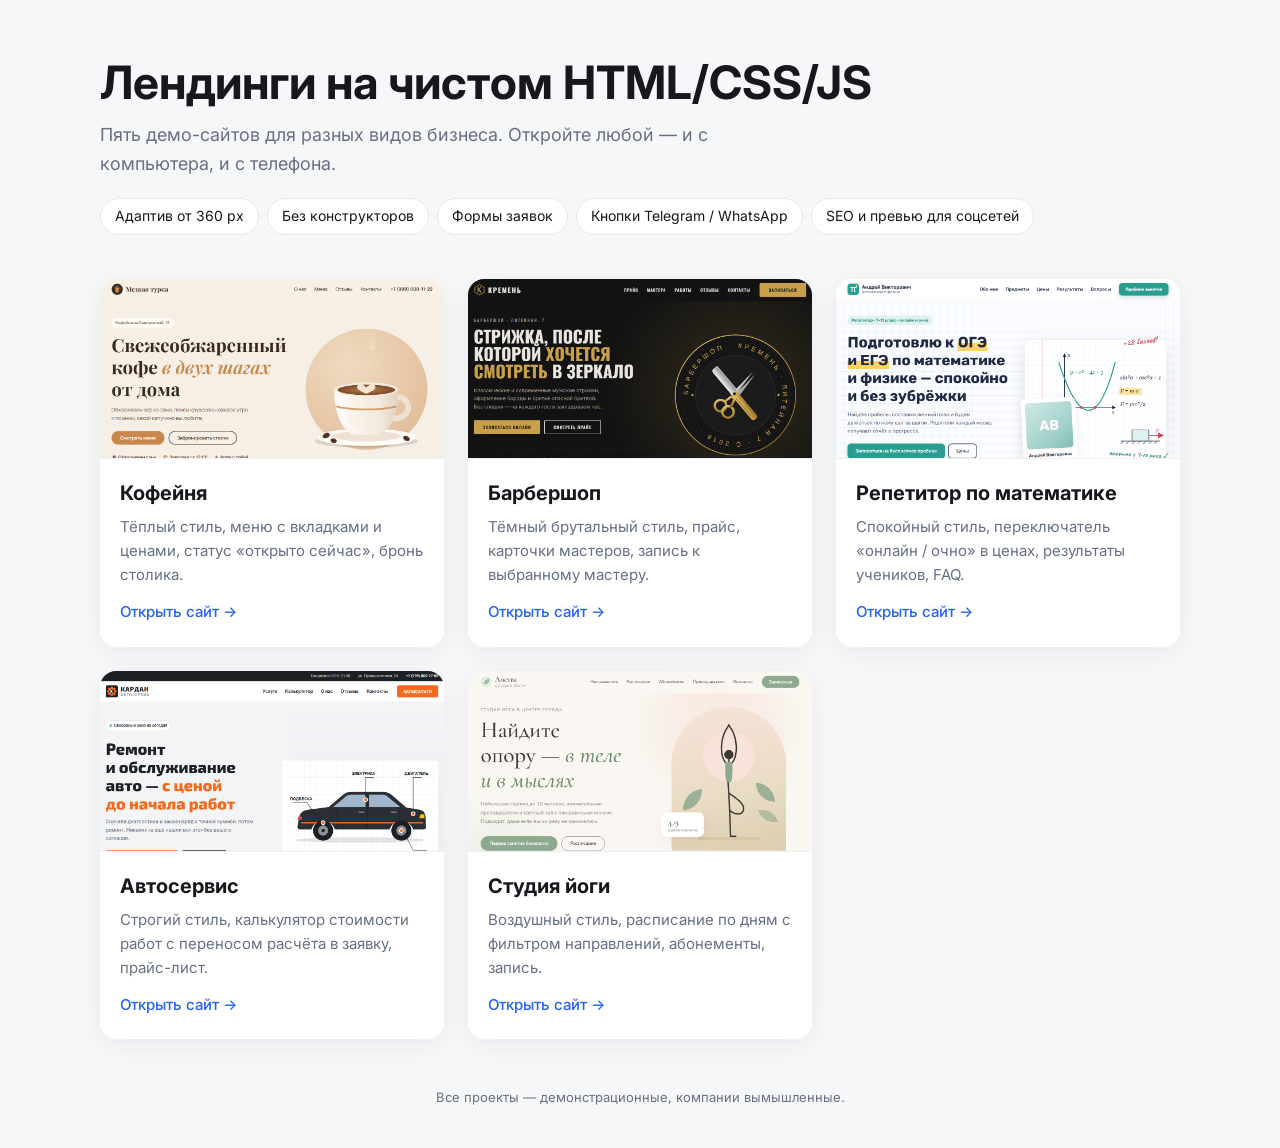
<file: index.html>
<!DOCTYPE html>
<html lang="ru">
<head>
  <meta charset="UTF-8">
  <meta name="viewport" content="width=device-width, initial-scale=1">
  <title>Портфолио лендингов — HTML/CSS/JS</title>
  <meta name="description" content="Примеры одностраничных сайтов на чистом HTML/CSS/JS: кофейня, барбершоп, репетитор, автосервис, студия йоги. Адаптивная вёрстка, формы заявок, калькуляторы.">
  <meta property="og:type" content="website">
  <meta property="og:title" content="Портфолио лендингов — HTML/CSS/JS">
  <meta property="og:description" content="5 демо-сайтов: адаптив, формы заявок, калькулятор, расписание.">
  <meta property="og:image" content="https://stepan-html.github.io/coffee/img/og.png">
  <meta property="og:url" content="https://stepan-html.github.io/">
  <link rel="preconnect" href="https://fonts.googleapis.com">
  <link rel="preconnect" href="https://fonts.gstatic.com" crossorigin>
  <link href="https://fonts.googleapis.com/css2?family=Inter:wght@400;500;700&display=swap" rel="stylesheet">

  <!-- Главная страница-витрина: ссылки на все демо. Стили прямо здесь, чтобы был один файл -->
  <style>
    :root { --bg: #F6F7F9; --card: #fff; --text: #16181D; --muted: #667085; --accent: #2563EB; }
    * { box-sizing: border-box; }
    body { margin: 0; font-family: "Inter", "Segoe UI", Arial, sans-serif; background: var(--bg); color: var(--text); line-height: 1.6; }
    .wrap { max-width: 1120px; margin: 0 auto; padding: 56px 20px 40px; }
    h1 { margin: 0 0 12px; font-size: clamp(30px, 4.5vw, 46px); line-height: 1.15; }
    .lead { max-width: 640px; margin: 0 0 12px; color: var(--muted); font-size: 18px; }
    .tags { display: flex; flex-wrap: wrap; gap: 8px; margin: 20px 0 44px; padding: 0; list-style: none; }
    .tags li { padding: 6px 14px; border-radius: 999px; background: var(--card); border: 1px solid #E4E7EC; font-size: 14px; }
    .grid { display: grid; grid-template-columns: repeat(auto-fill, minmax(320px, 1fr)); gap: 24px; }
    .card { display: flex; flex-direction: column; border-radius: 16px; overflow: hidden; background: var(--card); color: inherit; text-decoration: none; box-shadow: 0 6px 24px rgba(16, 24, 40, .06); transition: transform .25s, box-shadow .25s; }
    .card:hover { transform: translateY(-4px); box-shadow: 0 14px 34px rgba(16, 24, 40, .12); }
    .card img { width: 100%; aspect-ratio: 1200 / 630; object-fit: cover; object-position: top; display: block; border-bottom: 1px solid #EEF0F3; }
    .card__body { padding: 18px 20px 22px; }
    .card h2 { margin: 0 0 6px; font-size: 20px; }
    .card p { margin: 0 0 12px; color: var(--muted); font-size: 15px; }
    .card__link { color: var(--accent); font-weight: 500; font-size: 15px; }
    footer { margin-top: 48px; color: var(--muted); font-size: 13px; text-align: center; }
  </style>
</head>
<body>
  <main class="wrap">
    <h1>Лендинги на чистом HTML/CSS/JS</h1>
    <p class="lead">Пять демо-сайтов для разных видов бизнеса. Откройте любой — и с компьютера, и с телефона.</p>
    <ul class="tags">
      <li>Адаптив от 360 px</li>
      <li>Без конструкторов</li>
      <li>Формы заявок</li>
      <li>Кнопки Telegram / WhatsApp</li>
      <li>SEO и превью для соцсетей</li>
    </ul>

    <div class="grid">
      <a class="card" href="coffee/">
        <img src="coffee/img/og.png" alt="Первый экран лендинга кофейни" loading="lazy">
        <div class="card__body">
          <h2>Кофейня</h2>
          <p>Тёплый стиль, меню с вкладками и ценами, статус «открыто сейчас», бронь столика.</p>
          <span class="card__link">Открыть сайт →</span>
        </div>
      </a>
      <a class="card" href="barber/">
        <img src="barber/img/og.png" alt="Первый экран лендинга барбершопа" loading="lazy">
        <div class="card__body">
          <h2>Барбершоп</h2>
          <p>Тёмный брутальный стиль, прайс, карточки мастеров, запись к выбранному мастеру.</p>
          <span class="card__link">Открыть сайт →</span>
        </div>
      </a>
      <a class="card" href="tutor/">
        <img src="tutor/img/og.png" alt="Первый экран лендинга репетитора" loading="lazy">
        <div class="card__body">
          <h2>Репетитор по математике</h2>
          <p>Спокойный стиль, переключатель «онлайн / очно» в ценах, результаты учеников, FAQ.</p>
          <span class="card__link">Открыть сайт →</span>
        </div>
      </a>
      <a class="card" href="autoservice/">
        <img src="autoservice/img/og.png" alt="Первый экран лендинга автосервиса" loading="lazy">
        <div class="card__body">
          <h2>Автосервис</h2>
          <p>Строгий стиль, калькулятор стоимости работ с переносом расчёта в заявку, прайс-лист.</p>
          <span class="card__link">Открыть сайт →</span>
        </div>
      </a>
      <a class="card" href="yoga/">
        <img src="yoga/img/og.png" alt="Первый экран лендинга студии йоги" loading="lazy">
        <div class="card__body">
          <h2>Студия йоги</h2>
          <p>Воздушный стиль, расписание по дням с фильтром направлений, абонементы, запись.</p>
          <span class="card__link">Открыть сайт →</span>
        </div>
      </a>
    </div>

    <footer>Все проекты — демонстрационные, компании вымышленные.</footer>
  </main>
</body>
</html>
</file>
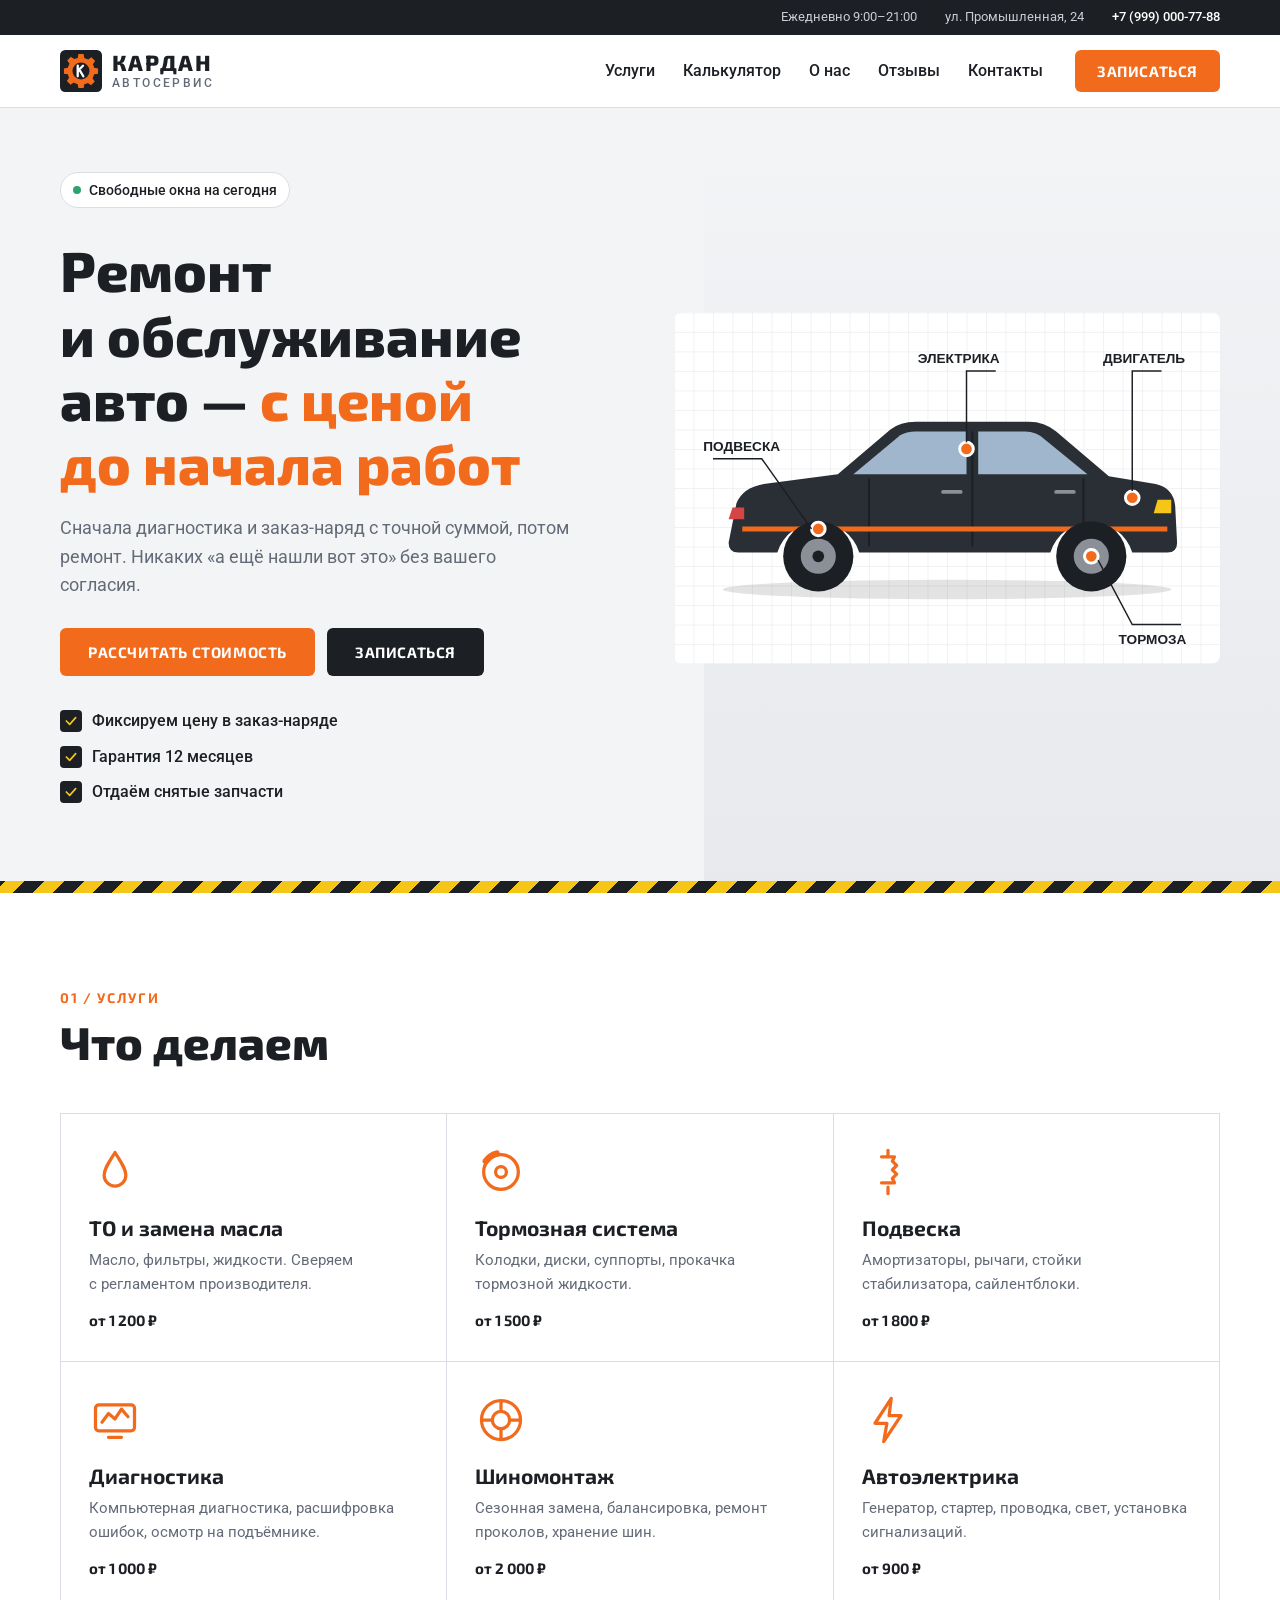
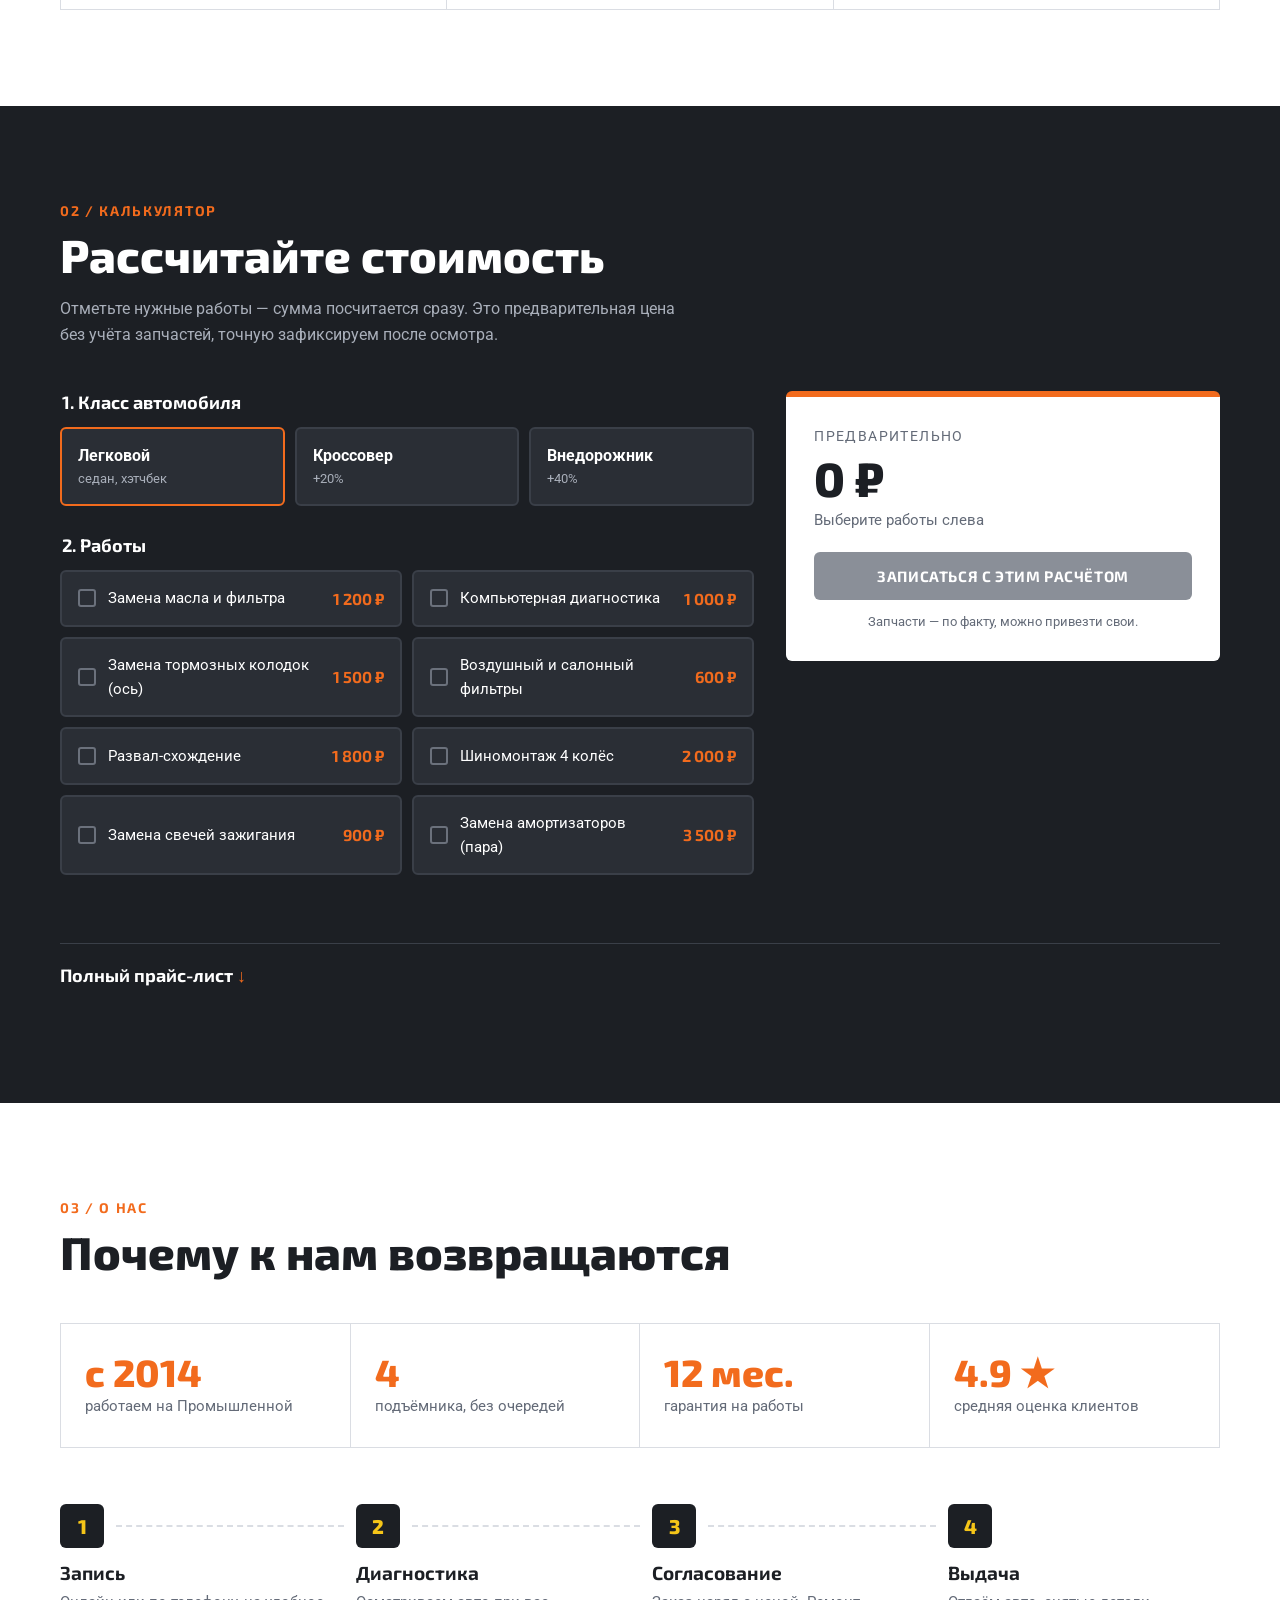
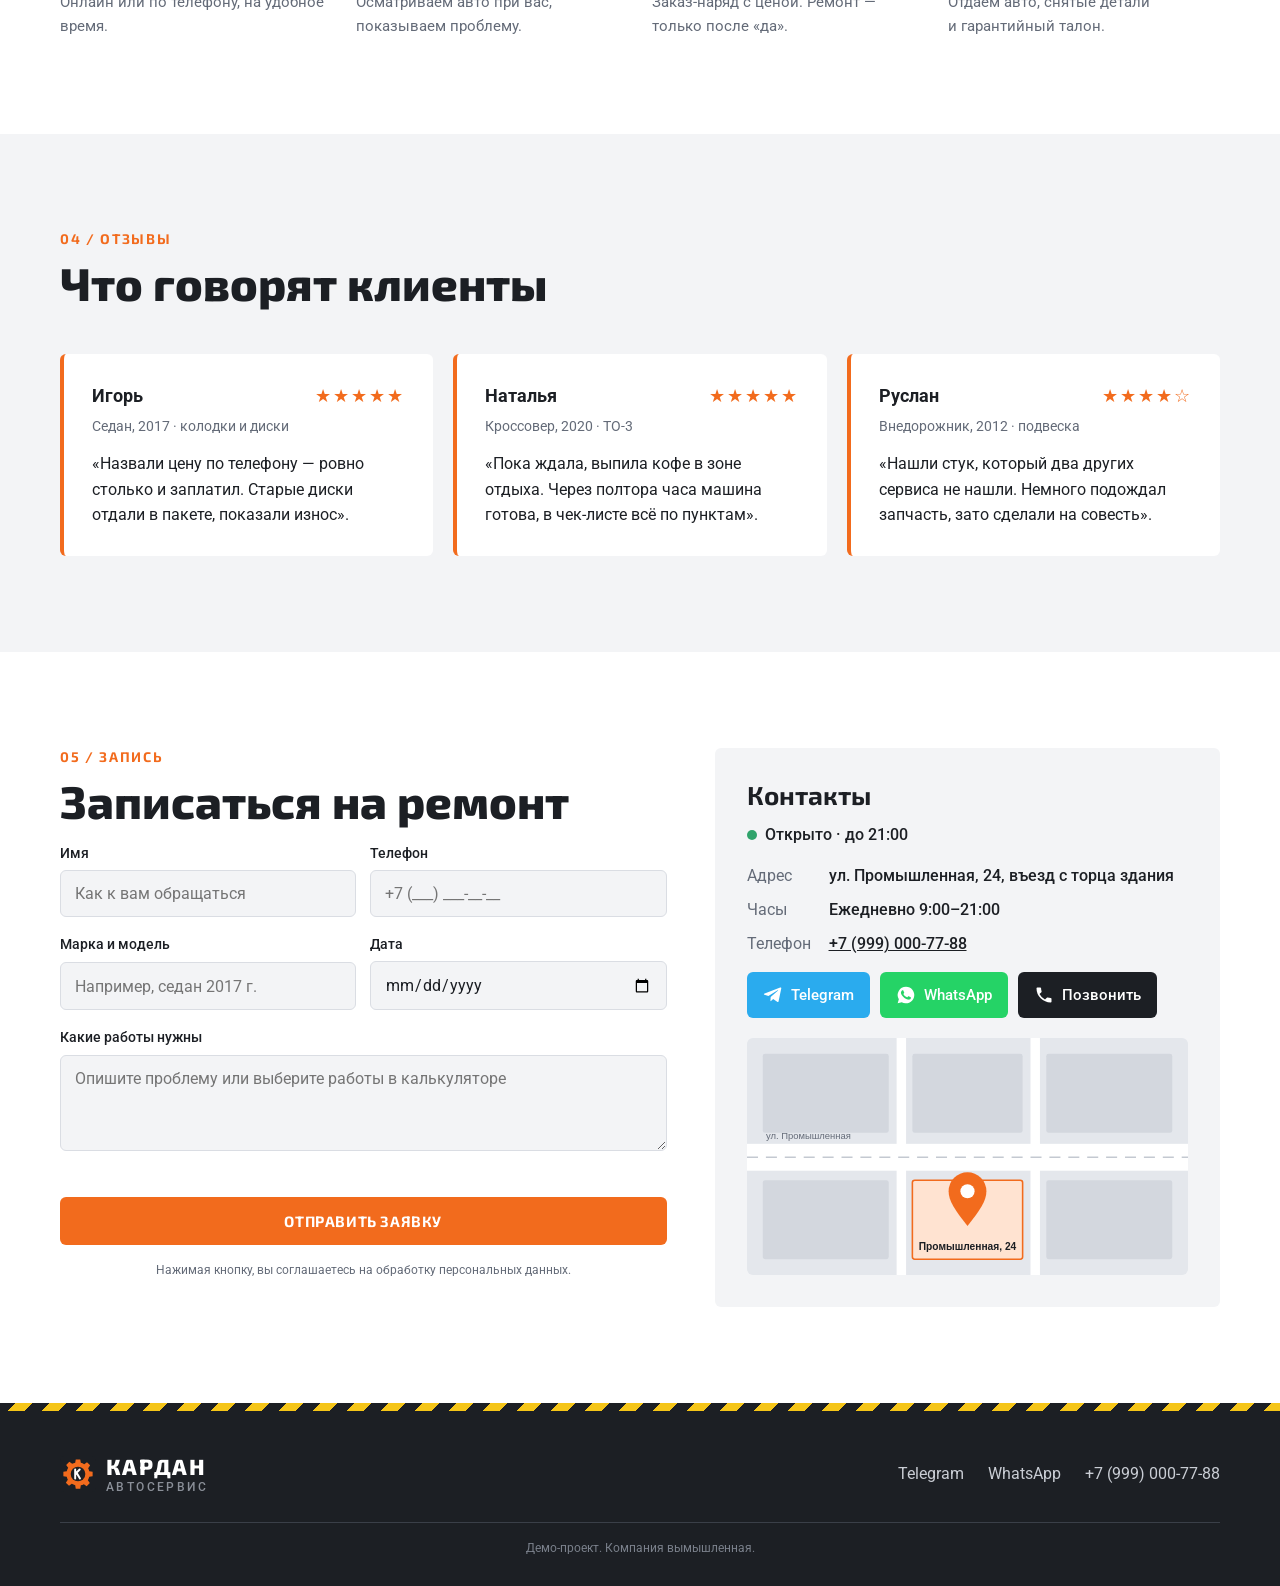
<file: autoservice/index.html>
<!DOCTYPE html>
<html lang="ru">
<head>
  <meta charset="UTF-8">
  <meta name="viewport" content="width=device-width, initial-scale=1">

  <!-- ===== Базовое SEO ===== -->
  <title>Автосервис «Кардан» — ремонт и ТО автомобилей, калькулятор цен</title>
  <meta name="description" content="Автосервис «Кардан» на Промышленной, 24: ТО, тормоза, подвеска, диагностика, шиномонтаж. Цена фиксируется до начала работ, гарантия 12 месяцев. Рассчитайте стоимость онлайн.">

  <!-- ===== Open Graph ===== -->
  <!-- og:image и og:url — полные адреса: мессенджеры не понимают относительные пути. Сменится домен — поменяйте здесь -->
  <meta property="og:type" content="website">
  <meta property="og:title" content="Автосервис «Кардан» — ремонт с ценой до начала работ">
  <meta property="og:description" content="ТО, тормоза, подвеска, диагностика. Онлайн-калькулятор и запись.">
  <meta property="og:image" content="https://stepan-html.github.io/autoservice/img/og.png">
  <meta property="og:url" content="https://stepan-html.github.io/autoservice/">
  <meta property="og:locale" content="ru_RU">

  <link rel="icon" href="img/logo.svg" type="image/svg+xml">

  <!-- Шрифты: Exo 2 (заголовки) + Roboto (текст), оба с кириллицей -->
  <link rel="preconnect" href="https://fonts.googleapis.com">
  <link rel="preconnect" href="https://fonts.gstatic.com" crossorigin>
  <link href="https://fonts.googleapis.com/css2?family=Exo+2:wght@600;700;800&family=Roboto:wght@400;500;700&display=swap" rel="stylesheet">

  <link rel="stylesheet" href="style.css">
</head>
<body>

  <!-- Верхняя информационная полоска -->
  <div class="topbar">
    <div class="container topbar__inner">
      <span>Ежедневно 9:00–21:00</span>
      <span>ул. Промышленная, 24</span>
      <a href="tel:+79990007788">+7 (999) 000-77-88</a>
    </div>
  </div>

  <!-- ===================== ШАПКА ===================== -->
  <header class="header" id="header">
    <div class="container header__inner">
      <a href="#top" class="logo" aria-label="На главную">
        <img src="img/logo.svg" alt="" width="42" height="42">
        <span class="logo__text">КАРДАН<small>автосервис</small></span>
      </a>

      <nav class="nav" id="nav" aria-label="Основное меню">
        <a href="#services" class="nav__link">Услуги</a>
        <a href="#calc" class="nav__link">Калькулятор</a>
        <a href="#about" class="nav__link">О нас</a>
        <a href="#reviews" class="nav__link">Отзывы</a>
        <a href="#contacts" class="nav__link">Контакты</a>
        <a href="#booking" class="btn btn--accent nav__cta-mobile">Записаться</a>
      </nav>

      <a href="#booking" class="btn btn--accent header__cta">Записаться</a>

      <button class="burger" id="burger" type="button" aria-label="Открыть меню" aria-expanded="false" aria-controls="nav">
        <span></span><span></span><span></span>
      </button>
    </div>
  </header>

  <main id="top">

    <!-- ===================== 1. ПЕРВЫЙ ЭКРАН ===================== -->
    <section class="hero">
      <div class="container hero__inner">
        <div class="hero__content">
          <p class="hero__label"><span class="hero__dot"></span>Свободные окна на сегодня</p>
          <h1 class="hero__title">Ремонт и&nbsp;обслуживание авто — <span>с&nbsp;ценой до&nbsp;начала работ</span></h1>
          <p class="hero__text">Сначала диагностика и&nbsp;заказ-наряд с&nbsp;точной суммой, потом ремонт. Никаких «а ещё нашли вот это» без вашего согласия.</p>

          <div class="hero__buttons">
            <a href="#calc" class="btn btn--accent">Рассчитать стоимость</a>
            <a href="#booking" class="btn btn--dark">Записаться</a>
          </div>

          <ul class="guarantees">
            <li><svg viewBox="0 0 24 24" width="22" height="22" aria-hidden="true"><path d="M5 12l5 5 9-10" fill="none" stroke="currentColor" stroke-width="2.5" stroke-linecap="round" stroke-linejoin="round"/></svg>Фиксируем цену в&nbsp;заказ-наряде</li>
            <li><svg viewBox="0 0 24 24" width="22" height="22" aria-hidden="true"><path d="M5 12l5 5 9-10" fill="none" stroke="currentColor" stroke-width="2.5" stroke-linecap="round" stroke-linejoin="round"/></svg>Гарантия 12&nbsp;месяцев</li>
            <li><svg viewBox="0 0 24 24" width="22" height="22" aria-hidden="true"><path d="M5 12l5 5 9-10" fill="none" stroke="currentColor" stroke-width="2.5" stroke-linecap="round" stroke-linejoin="round"/></svg>Отдаём снятые запчасти</li>
          </ul>
        </div>

        <div class="hero__visual" aria-hidden="true">
          <img src="img/car.svg" alt="" width="560" height="360">
        </div>
      </div>
      <div class="hazard" aria-hidden="true"></div>
    </section>

    <!-- ===================== 2. УСЛУГИ ===================== -->
    <section class="services section" id="services">
      <div class="container">
        <div class="section__head">
          <p class="section__label">01 / Услуги</p>
          <h2 class="section__title">Что делаем</h2>
        </div>

        <div class="services__grid">
          <article class="service reveal">
            <div class="service__icon"><svg viewBox="0 0 48 48"><path d="M24 6c6 10 10 15 10 21a10 10 0 0 1-20 0c0-6 4-11 10-21z" fill="none" stroke="currentColor" stroke-width="3" stroke-linejoin="round"/></svg></div>
            <h3>ТО и замена масла</h3>
            <p>Масло, фильтры, жидкости. Сверяем с&nbsp;регламентом производителя.</p>
            <p class="service__price">от 1 200 ₽</p>
          </article>
          <article class="service reveal">
            <div class="service__icon"><svg viewBox="0 0 48 48"><circle cx="24" cy="24" r="16" fill="none" stroke="currentColor" stroke-width="3"/><circle cx="24" cy="24" r="5" fill="none" stroke="currentColor" stroke-width="3"/><path d="M10 14a18 18 0 0 1 10-7" stroke="currentColor" stroke-width="6" stroke-linecap="round"/></svg></div>
            <h3>Тормозная система</h3>
            <p>Колодки, диски, суппорты, прокачка тормозной жидкости.</p>
            <p class="service__price">от 1 500 ₽</p>
          </article>
          <article class="service reveal">
            <div class="service__icon"><svg viewBox="0 0 48 48"><path d="M24 4v6M24 38v6M18 10h12l-2 4 4 4-4 4 4 4-4 4 2 4H18" fill="none" stroke="currentColor" stroke-width="3" stroke-linejoin="round" stroke-linecap="round"/></svg></div>
            <h3>Подвеска</h3>
            <p>Амортизаторы, рычаги, стойки стабилизатора, сайлентблоки.</p>
            <p class="service__price">от 1 800 ₽</p>
          </article>
          <article class="service reveal">
            <div class="service__icon"><svg viewBox="0 0 48 48"><rect x="6" y="10" width="36" height="24" rx="3" fill="none" stroke="currentColor" stroke-width="3"/><path d="M12 26l6-8 6 5 6-9 6 7M18 40h12" fill="none" stroke="currentColor" stroke-width="3" stroke-linecap="round" stroke-linejoin="round"/></svg></div>
            <h3>Диагностика</h3>
            <p>Компьютерная диагностика, расшифровка ошибок, осмотр на&nbsp;подъёмнике.</p>
            <p class="service__price">от 1 000 ₽</p>
          </article>
          <article class="service reveal">
            <div class="service__icon"><svg viewBox="0 0 48 48"><circle cx="24" cy="24" r="18" fill="none" stroke="currentColor" stroke-width="3"/><circle cx="24" cy="24" r="8" fill="none" stroke="currentColor" stroke-width="3"/><path d="M24 6v10M24 32v10M6 24h10M32 24h10" stroke="currentColor" stroke-width="3"/></svg></div>
            <h3>Шиномонтаж</h3>
            <p>Сезонная замена, балансировка, ремонт проколов, хранение шин.</p>
            <p class="service__price">от 2 000 ₽</p>
          </article>
          <article class="service reveal">
            <div class="service__icon"><svg viewBox="0 0 48 48"><path d="M27 4 12 27h11l-3 17 16-24H25z" fill="none" stroke="currentColor" stroke-width="3" stroke-linejoin="round"/></svg></div>
            <h3>Автоэлектрика</h3>
            <p>Генератор, стартер, проводка, свет, установка сигнализаций.</p>
            <p class="service__price">от 900 ₽</p>
          </article>
        </div>
      </div>
    </section>

    <!-- ===================== 3. КАЛЬКУЛЯТОР ===================== -->
    <!-- Цены работ: data-price (для легкового авто). Коэффициенты классов — в script.js -->
    <section class="calc section section--dark" id="calc">
      <div class="container">
        <div class="section__head">
          <p class="section__label">02 / Калькулятор</p>
          <h2 class="section__title">Рассчитайте стоимость</h2>
          <p class="section__text">Отметьте нужные работы — сумма посчитается сразу. Это предварительная цена без учёта запчастей, точную зафиксируем после осмотра.</p>
        </div>

        <div class="calc__inner">
          <form class="calc__form" id="calc-form">
            <fieldset class="calc__group">
              <legend>1. Класс автомобиля</legend>
              <div class="car-types">
                <label class="car-type"><input type="radio" name="car" value="1" checked><span><b>Легковой</b><small>седан, хэтчбек</small></span></label>
                <label class="car-type"><input type="radio" name="car" value="1.2"><span><b>Кроссовер</b><small>+20%</small></span></label>
                <label class="car-type"><input type="radio" name="car" value="1.4"><span><b>Внедорожник</b><small>+40%</small></span></label>
              </div>
            </fieldset>

            <fieldset class="calc__group">
              <legend>2. Работы</legend>
              <div class="works">
                <label class="work"><input type="checkbox" name="work" data-price="1200" value="Замена масла и фильтра"><span>Замена масла и&nbsp;фильтра</span><b>1 200 ₽</b></label>
                <label class="work"><input type="checkbox" name="work" data-price="1000" value="Компьютерная диагностика"><span>Компьютерная диагностика</span><b>1 000 ₽</b></label>
                <label class="work"><input type="checkbox" name="work" data-price="1500" value="Замена тормозных колодок (ось)"><span>Замена тормозных колодок (ось)</span><b>1 500 ₽</b></label>
                <label class="work"><input type="checkbox" name="work" data-price="600" value="Замена воздушного и салонного фильтров"><span>Воздушный и&nbsp;салонный фильтры</span><b>600 ₽</b></label>
                <label class="work"><input type="checkbox" name="work" data-price="1800" value="Развал-схождение"><span>Развал-схождение</span><b>1 800 ₽</b></label>
                <label class="work"><input type="checkbox" name="work" data-price="2000" value="Шиномонтаж 4 колёс"><span>Шиномонтаж 4 колёс</span><b>2 000 ₽</b></label>
                <label class="work"><input type="checkbox" name="work" data-price="900" value="Замена свечей зажигания"><span>Замена свечей зажигания</span><b>900 ₽</b></label>
                <label class="work"><input type="checkbox" name="work" data-price="3500" value="Замена амортизаторов (пара)"><span>Замена амортизаторов (пара)</span><b>3 500 ₽</b></label>
              </div>
            </fieldset>
          </form>

          <!-- Итог (обновляется в script.js) -->
          <aside class="calc__total" aria-live="polite">
            <p class="calc__total-label">Предварительно</p>
            <p class="calc__sum"><span id="calc-sum">0</span> ₽</p>
            <p class="calc__count" id="calc-count">Выберите работы слева</p>
            <ul class="calc__selected" id="calc-selected"></ul>
            <button type="button" class="btn btn--accent btn--full" id="calc-book" disabled>Записаться с этим расчётом</button>
            <p class="calc__note">Запчасти — по&nbsp;факту, можно привезти свои.</p>
          </aside>
        </div>

        <!-- Полный прайс: <details> раскрывается без JavaScript -->
        <details class="pricelist">
          <summary>Полный прайс-лист</summary>
          <div class="pricelist__grid">
            <table>
              <caption>ТО и двигатель</caption>
              <tr><td>Замена масла ДВС</td><td>1 200 ₽</td></tr>
              <tr><td>Замена масла в АКПП (частичная)</td><td>2 500 ₽</td></tr>
              <tr><td>Замена ремня ГРМ</td><td>от 5 500 ₽</td></tr>
              <tr><td>Замена антифриза</td><td>1 500 ₽</td></tr>
            </table>
            <table>
              <caption>Тормоза и подвеска</caption>
              <tr><td>Колодки (ось)</td><td>1 500 ₽</td></tr>
              <tr><td>Диски + колодки (ось)</td><td>3 000 ₽</td></tr>
              <tr><td>Стойка стабилизатора</td><td>800 ₽</td></tr>
              <tr><td>Рычаг передней подвески</td><td>от 1 800 ₽</td></tr>
            </table>
            <table>
              <caption>Шины и прочее</caption>
              <tr><td>Шиномонтаж R13–R16</td><td>2 000 ₽</td></tr>
              <tr><td>Шиномонтаж R17–R20</td><td>2 800 ₽</td></tr>
              <tr><td>Хранение шин (сезон)</td><td>2 500 ₽</td></tr>
              <tr><td>Заправка кондиционера</td><td>2 200 ₽</td></tr>
            </table>
          </div>
        </details>
      </div>
    </section>

    <!-- ===================== 4. ПОЧЕМУ МЫ ===================== -->
    <section class="about section" id="about">
      <div class="container">
        <div class="section__head">
          <p class="section__label">03 / О нас</p>
          <h2 class="section__title">Почему к нам возвращаются</h2>
        </div>

        <ul class="numbers reveal">
          <li><b>с 2014</b><span>работаем на&nbsp;Промышленной</span></li>
          <li><b>4</b><span>подъёмника, без очередей</span></li>
          <li><b>12 мес.</b><span>гарантия на&nbsp;работы</span></li>
          <li><b>4.9 ★</b><span>средняя оценка клиентов</span></li>
        </ul>

        <ol class="process reveal">
          <li><span>1</span><h3>Запись</h3><p>Онлайн или по&nbsp;телефону, на&nbsp;удобное время.</p></li>
          <li><span>2</span><h3>Диагностика</h3><p>Осматриваем авто при&nbsp;вас, показываем проблему.</p></li>
          <li><span>3</span><h3>Согласование</h3><p>Заказ-наряд с&nbsp;ценой. Ремонт — только после «да».</p></li>
          <li><span>4</span><h3>Выдача</h3><p>Отдаём авто, снятые детали и&nbsp;гарантийный талон.</p></li>
        </ol>
      </div>
    </section>

    <!-- ===================== 5. ОТЗЫВЫ ===================== -->
    <section class="reviews section section--gray" id="reviews">
      <div class="container">
        <div class="section__head">
          <p class="section__label">04 / Отзывы</p>
          <h2 class="section__title">Что говорят клиенты</h2>
        </div>

        <div class="reviews__grid">
          <article class="review reveal">
            <header><b>Игорь</b><span class="review__stars" aria-label="5 из 5">★★★★★</span></header>
            <p class="review__car">Седан, 2017 · колодки и диски</p>
            <p>«Назвали цену по телефону — ровно столько и заплатил. Старые диски отдали в пакете, показали износ».</p>
          </article>
          <article class="review reveal">
            <header><b>Наталья</b><span class="review__stars" aria-label="5 из 5">★★★★★</span></header>
            <p class="review__car">Кроссовер, 2020 · ТО-3</p>
            <p>«Пока ждала, выпила кофе в зоне отдыха. Через полтора часа машина готова, в чек-листе всё по пунктам».</p>
          </article>
          <article class="review reveal">
            <header><b>Руслан</b><span class="review__stars" aria-label="5 из 5">★★★★☆</span></header>
            <p class="review__car">Внедорожник, 2012 · подвеска</p>
            <p>«Нашли стук, который два других сервиса не нашли. Немного подождал запчасть, зато сделали на совесть».</p>
          </article>
        </div>
      </div>
    </section>

    <!-- ===================== 6. ЗАПИСЬ И КОНТАКТЫ ===================== -->
    <section class="contacts section" id="contacts">
      <div class="container contacts__inner">

        <div class="booking reveal" id="booking">
          <p class="section__label">05 / Запись</p>
          <h2 class="section__title">Записаться на&nbsp;ремонт</h2>

          <form class="form" id="booking-form" novalidate>
            <div class="form__row">
              <label class="form__field">
                <span>Имя</span>
                <input type="text" name="name" placeholder="Как к вам обращаться" required autocomplete="name">
              </label>
              <label class="form__field">
                <span>Телефон</span>
                <input type="tel" name="phone" placeholder="+7 (___) ___-__-__" required autocomplete="tel" inputmode="tel">
              </label>
            </div>
            <div class="form__row">
              <label class="form__field">
                <span>Марка и модель</span>
                <input type="text" name="car" placeholder="Например, седан 2017 г." required>
              </label>
              <label class="form__field">
                <span>Дата</span>
                <input type="date" name="date" id="booking-date" required>
              </label>
            </div>
            <label class="form__field">
              <span>Какие работы нужны</span>
              <!-- Сюда кнопка калькулятора подставляет выбранные работы и сумму -->
              <textarea name="works" id="booking-works" rows="3" placeholder="Опишите проблему или выберите работы в калькуляторе"></textarea>
            </label>

            <p class="form__error" id="form-error" role="alert"></p>
            <button type="submit" class="btn btn--accent btn--full">Отправить заявку</button>
            <p class="form__policy">Нажимая кнопку, вы соглашаетесь на&nbsp;обработку персональных данных.</p>
          </form>

          <div class="form__success" id="form-success" hidden>
            <div class="form__success-icon">✓</div>
            <p><b>Спасибо!</b> Мы свяжемся с&nbsp;вами.</p>
          </div>
        </div>

        <div class="contacts__info reveal">
          <h3 class="contacts__title">Контакты</h3>
          <p class="status" id="open-status">Проверяем часы работы…</p>
          <dl class="contacts__list">
            <dt>Адрес</dt><dd>ул. Промышленная, 24, въезд с&nbsp;торца здания</dd>
            <dt>Часы</dt><dd>Ежедневно 9:00–21:00</dd>
            <dt>Телефон</dt><dd><a href="tel:+79990007788">+7 (999) 000-77-88</a></dd>
          </dl>

          <!-- Кнопки связи. Замените номер и username на реальные -->
          <div class="messengers">
            <a href="https://t.me/username" class="messenger messenger--tg" target="_blank" rel="noopener">
              <svg viewBox="0 0 24 24" width="20" height="20" aria-hidden="true"><path fill="currentColor" d="M21.9 4.3 18.7 19.4c-.2 1-.9 1.3-1.7.8l-4.8-3.5-2.3 2.2c-.3.3-.5.5-1 .5l.3-4.9 8.9-8c.4-.3-.1-.5-.6-.2L6.5 13.2 1.8 11.7c-1-.3-1-1 .2-1.5L20.6 3c.9-.3 1.6.2 1.3 1.3z"/></svg>
              Telegram
            </a>
            <a href="https://wa.me/79990007788" class="messenger messenger--wa" target="_blank" rel="noopener">
              <svg viewBox="0 0 24 24" width="20" height="20" aria-hidden="true"><path fill="currentColor" d="M12 2a10 10 0 0 0-8.6 15.1L2 22l5-1.3A10 10 0 1 0 12 2zm5.8 14.1c-.2.7-1.4 1.3-2 1.4-.5.1-1.2.1-1.9-.1-.4-.1-1-.3-1.7-.6-3-1.3-4.9-4.3-5.1-4.5-.1-.2-1.2-1.6-1.2-3s.8-2.2 1-2.5c.3-.3.6-.4.8-.4h.6c.2 0 .4 0 .6.5l.9 2.1c.1.2.1.4 0 .5l-.3.5-.4.5c-.1.1-.3.3-.1.6.2.3.8 1.3 1.7 2.1 1.2 1 2.1 1.3 2.4 1.5.3.1.5.1.6-.1l.9-1c.2-.3.4-.2.6-.1l2 .9c.3.1.5.2.5.3.1.2.1.7-.1 1.3z"/></svg>
              WhatsApp
            </a>
            <a href="tel:+79990007788" class="messenger messenger--phone">
              <svg viewBox="0 0 24 24" width="20" height="20" aria-hidden="true"><path fill="currentColor" d="M6.6 10.8a15 15 0 0 0 6.6 6.6l2.2-2.2c.3-.3.7-.4 1-.2 1.1.4 2.3.6 3.6.6.6 0 1 .4 1 1V20c0 .6-.4 1-1 1A17 17 0 0 1 3 4c0-.6.4-1 1-1h3.5c.6 0 1 .4 1 1 0 1.3.2 2.5.6 3.6.1.3 0 .7-.2 1z"/></svg>
              Позвонить
            </a>
          </div>

          <!-- Карта-заглушка. Для реального сайта — iframe Яндекс.Карт -->
          <img src="img/map.svg" alt="Схема проезда: автосервис на Промышленной, 24" class="contacts__map" width="560" height="300" loading="lazy">
        </div>
      </div>
    </section>
  </main>

  <!-- ===================== ПОДВАЛ ===================== -->
  <footer class="footer">
    <div class="container footer__inner">
      <a href="#top" class="logo logo--light">
        <img src="img/logo.svg" alt="" width="36" height="36">
        <span class="logo__text">КАРДАН<small>автосервис</small></span>
      </a>
      <nav class="footer__links" aria-label="Контакты">
        <a href="https://t.me/username" target="_blank" rel="noopener">Telegram</a>
        <a href="https://wa.me/79990007788" target="_blank" rel="noopener">WhatsApp</a>
        <a href="tel:+79990007788">+7 (999) 000-77-88</a>
      </nav>
      <p class="footer__demo">Демо-проект. Компания вымышленная.</p>
    </div>
  </footer>

  <!-- Плавающая кнопка звонка (только на мобильных) -->
  <a href="tel:+79990007788" class="float-btn" aria-label="Позвонить">
    <svg viewBox="0 0 24 24" width="26" height="26" aria-hidden="true"><path fill="currentColor" d="M6.6 10.8a15 15 0 0 0 6.6 6.6l2.2-2.2c.3-.3.7-.4 1-.2 1.1.4 2.3.6 3.6.6.6 0 1 .4 1 1V20c0 .6-.4 1-1 1A17 17 0 0 1 3 4c0-.6.4-1 1-1h3.5c.6 0 1 .4 1 1 0 1.3.2 2.5.6 3.6.1.3 0 .7-.2 1z"/></svg>
  </a>

  <script src="script.js"></script>
</body>
</html>
</file>
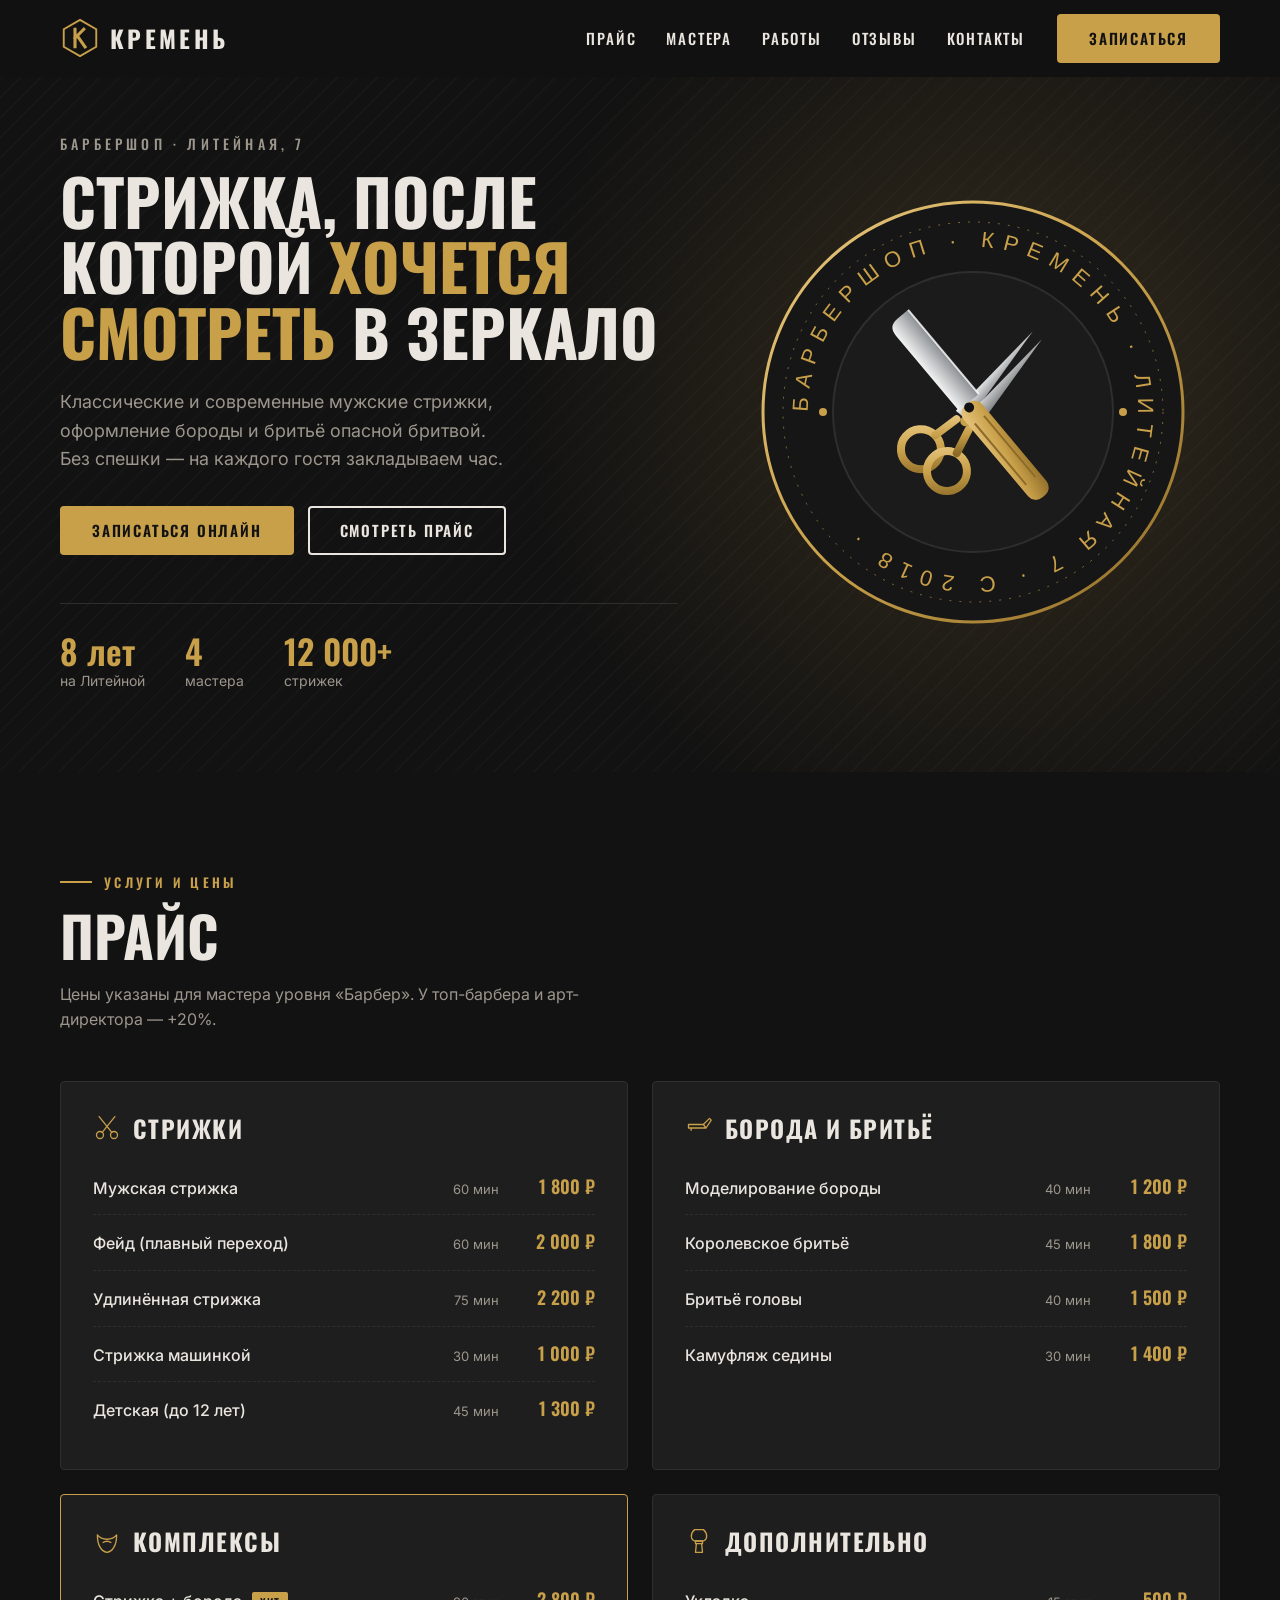
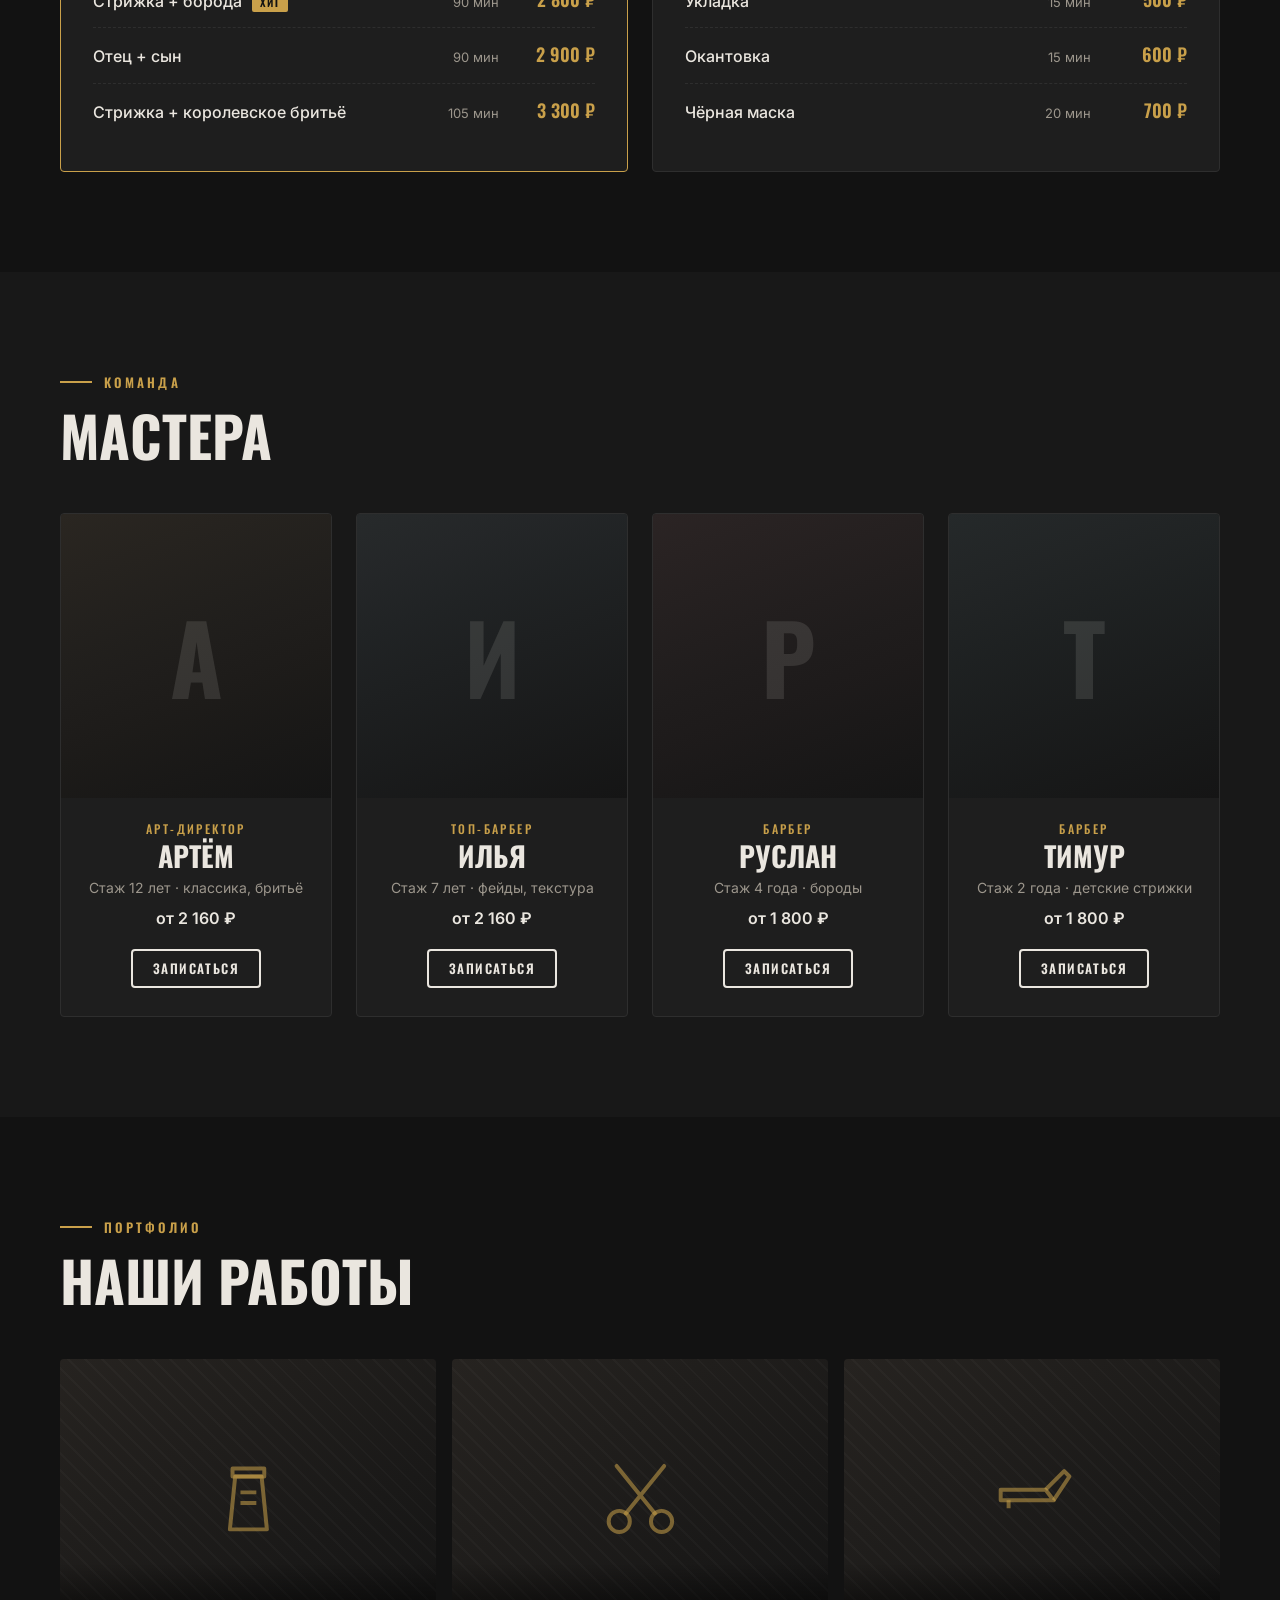
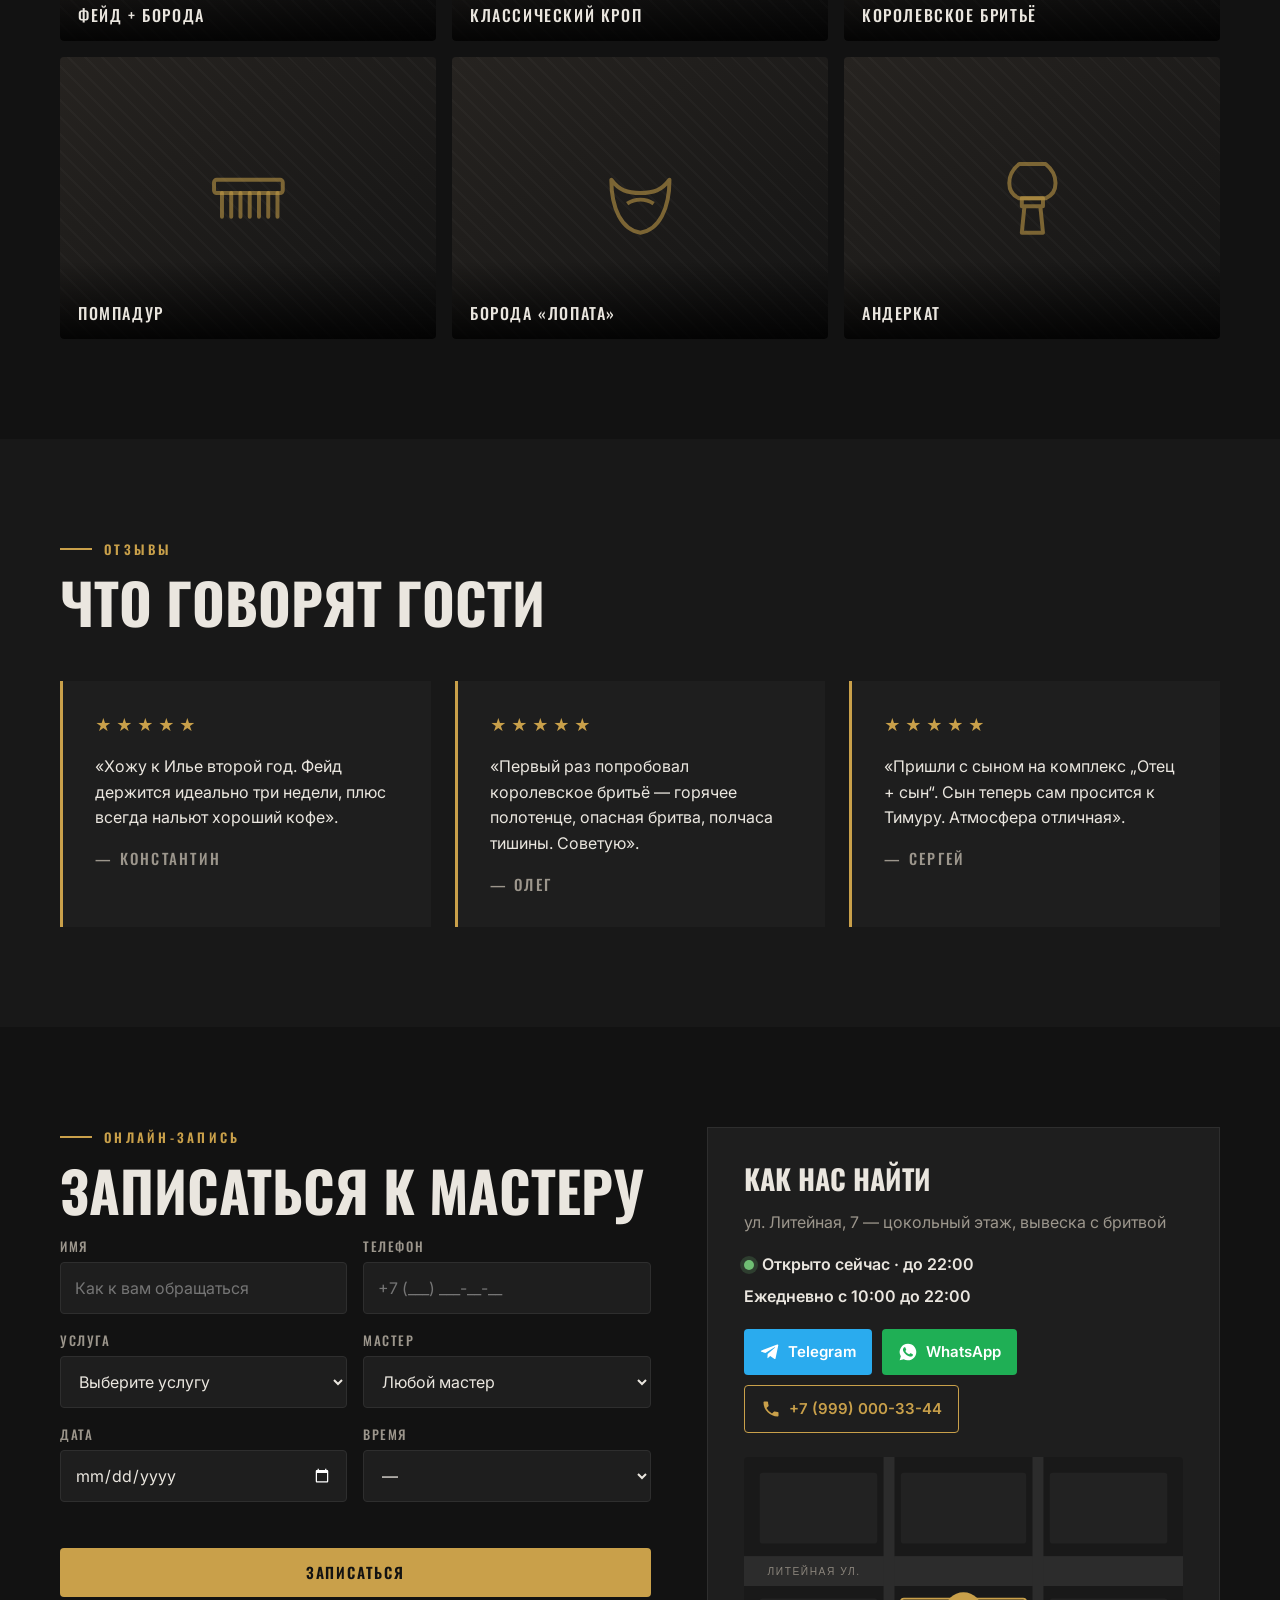
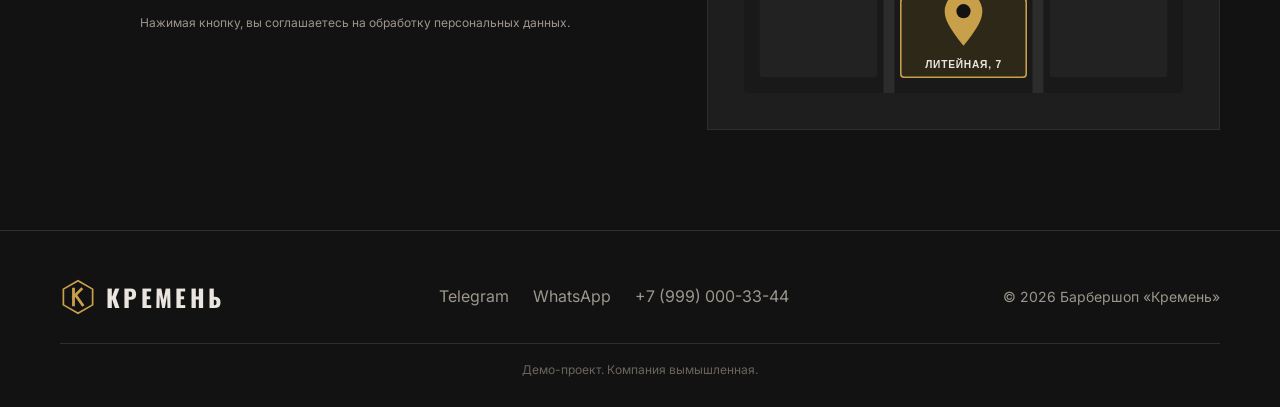
<file: barber/index.html>
<!DOCTYPE html>
<html lang="ru">
<head>
  <meta charset="UTF-8">
  <meta name="viewport" content="width=device-width, initial-scale=1">

  <!-- ===== Базовое SEO ===== -->
  <title>Барбершоп «Кремень» — мужские стрижки и бритьё, онлайн-запись</title>
  <meta name="description" content="Барбершоп «Кремень» на Литейной, 7: мужские стрижки, фейды, оформление бороды и королевское бритьё. Опытные мастера, запись онлайн за минуту.">

  <!-- ===== Open Graph ===== -->
  <!-- og:image и og:url — полные адреса: мессенджеры не понимают относительные пути. Сменится домен — поменяйте здесь -->
  <meta property="og:type" content="website">
  <meta property="og:title" content="Барбершоп «Кремень»">
  <meta property="og:description" content="Мужские стрижки, борода и бритьё. Онлайн-запись к мастеру.">
  <meta property="og:image" content="https://stepan-html.github.io/barber/img/og.png">
  <meta property="og:url" content="https://stepan-html.github.io/barber/">
  <meta property="og:locale" content="ru_RU">

  <link rel="icon" href="img/logo.svg" type="image/svg+xml">

  <!-- Шрифты: Oswald (заголовки) + Inter (текст), оба с кириллицей -->
  <link rel="preconnect" href="https://fonts.googleapis.com">
  <link rel="preconnect" href="https://fonts.gstatic.com" crossorigin>
  <link href="https://fonts.googleapis.com/css2?family=Inter:wght@400;500;600;700&family=Oswald:wght@500;600;700&display=swap" rel="stylesheet">

  <link rel="stylesheet" href="style.css">
</head>
<body>

  <!-- Набор иконок: рисуем один раз, используем через <use href="#icon-..."> -->
  <svg width="0" height="0" style="position:absolute" aria-hidden="true">
    <symbol id="icon-scissors" viewBox="0 0 64 64"><g fill="none" stroke="currentColor" stroke-width="3" stroke-linecap="round"><circle cx="16" cy="48" r="8"/><circle cx="48" cy="48" r="8"/><path d="M21 42 50 6M43 42 14 6"/></g></symbol>
    <symbol id="icon-razor" viewBox="0 0 64 64"><g fill="none" stroke="currentColor" stroke-width="3" stroke-linejoin="round"><path d="M8 24h34l6 8H8z"/><path d="M42 24l14-14 4 4-12 18"/><path d="M14 32v6"/></g></symbol>
    <symbol id="icon-comb" viewBox="0 0 64 64"><g fill="none" stroke="currentColor" stroke-width="3" stroke-linecap="round"><rect x="6" y="18" width="52" height="10" rx="2"/><path d="M12 28v18M19 28v18M26 28v18M33 28v18M40 28v18M47 28v18M54 28v18"/></g></symbol>
    <symbol id="icon-clipper" viewBox="0 0 64 64"><g fill="none" stroke="currentColor" stroke-width="3" stroke-linejoin="round"><path d="M22 14h20l4 40H18z"/><path d="M20 8h24v6H20zM26 26h12M26 34h12"/></g></symbol>
    <symbol id="icon-brush" viewBox="0 0 64 64"><g fill="none" stroke="currentColor" stroke-width="3" stroke-linejoin="round"><path d="M22 6c-10 8-10 22 0 26h20c10-4 10-18 0-26z"/><path d="M24 32h16v6H24zM26 38h12l2 20H24z"/></g></symbol>
    <symbol id="icon-beard" viewBox="0 0 64 64"><g fill="none" stroke="currentColor" stroke-width="3" stroke-linejoin="round"><path d="M10 18c0 22 8 38 22 40 14-2 22-18 22-40-6 8-12 10-22 10S16 26 10 18z"/><path d="M22 36c6-4 14-4 20 0"/></g></symbol>
  </svg>

  <!-- ===================== ШАПКА ===================== -->
  <header class="header" id="header">
    <div class="container header__inner">
      <a href="#top" class="logo" aria-label="На главную">
        <img src="img/logo.svg" alt="" width="40" height="40">
        <span class="logo__text">Кремень</span>
      </a>

      <nav class="nav" id="nav" aria-label="Основное меню">
        <a href="#prices" class="nav__link">Прайс</a>
        <a href="#masters" class="nav__link">Мастера</a>
        <a href="#works" class="nav__link">Работы</a>
        <a href="#reviews" class="nav__link">Отзывы</a>
        <a href="#contacts" class="nav__link">Контакты</a>
        <a href="#booking" class="btn btn--accent nav__cta-mobile">Записаться</a>
      </nav>

      <a href="#booking" class="btn btn--accent header__cta">Записаться</a>

      <button class="burger" id="burger" type="button" aria-label="Открыть меню" aria-expanded="false" aria-controls="nav">
        <span></span><span></span><span></span>
      </button>
    </div>
  </header>

  <main id="top">

    <!-- ===================== 1. ПЕРВЫЙ ЭКРАН ===================== -->
    <section class="hero">
      <div class="container hero__inner">
        <div class="hero__content">
          <p class="hero__label">Барбершоп · Литейная, 7</p>
          <h1 class="hero__title">Стрижка, после которой <span>хочется смотреть</span> в&nbsp;зеркало</h1>
          <p class="hero__text">Классические и современные мужские стрижки, оформление бороды и&nbsp;бритьё опасной бритвой. Без&nbsp;спешки — на&nbsp;каждого гостя закладываем час.</p>

          <div class="hero__buttons">
            <a href="#booking" class="btn btn--accent">Записаться онлайн</a>
            <a href="#prices" class="btn btn--ghost">Смотреть прайс</a>
          </div>

          <ul class="stats">
            <li><b>8 лет</b><span>на Литейной</span></li>
            <li><b>4</b><span>мастера</span></li>
            <li><b>12 000+</b><span>стрижек</span></li>
          </ul>
        </div>

        <div class="hero__visual" aria-hidden="true">
          <img src="img/emblem.svg" alt="" width="440" height="440">
        </div>
      </div>
    </section>

    <!-- ===================== 2. УСЛУГИ И ПРАЙС ===================== -->
    <!-- Чтобы добавить услугу — скопируйте строку <li class="price-row">...</li> -->
    <section class="prices section" id="prices">
      <div class="container">
        <div class="section__head">
          <p class="section__label">Услуги и цены</p>
          <h2 class="section__title">Прайс</h2>
          <p class="section__text">Цены указаны для мастера уровня «Барбер». У&nbsp;топ-барбера и&nbsp;арт-директора — +20%.</p>
        </div>

        <div class="prices__grid">
          <article class="price-card reveal">
            <h3 class="price-card__title"><svg width="28" height="28"><use href="#icon-scissors"/></svg>Стрижки</h3>
            <ul class="price-list">
              <li class="price-row"><span class="price-row__name">Мужская стрижка</span><span class="price-row__time">60 мин</span><span class="price-row__price">1 800 ₽</span></li>
              <li class="price-row"><span class="price-row__name">Фейд (плавный переход)</span><span class="price-row__time">60 мин</span><span class="price-row__price">2 000 ₽</span></li>
              <li class="price-row"><span class="price-row__name">Удлинённая стрижка</span><span class="price-row__time">75 мин</span><span class="price-row__price">2 200 ₽</span></li>
              <li class="price-row"><span class="price-row__name">Стрижка машинкой</span><span class="price-row__time">30 мин</span><span class="price-row__price">1 000 ₽</span></li>
              <li class="price-row"><span class="price-row__name">Детская (до 12 лет)</span><span class="price-row__time">45 мин</span><span class="price-row__price">1 300 ₽</span></li>
            </ul>
          </article>

          <article class="price-card reveal">
            <h3 class="price-card__title"><svg width="28" height="28"><use href="#icon-razor"/></svg>Борода и бритьё</h3>
            <ul class="price-list">
              <li class="price-row"><span class="price-row__name">Моделирование бороды</span><span class="price-row__time">40 мин</span><span class="price-row__price">1 200 ₽</span></li>
              <li class="price-row"><span class="price-row__name">Королевское бритьё</span><span class="price-row__time">45 мин</span><span class="price-row__price">1 800 ₽</span></li>
              <li class="price-row"><span class="price-row__name">Бритьё головы</span><span class="price-row__time">40 мин</span><span class="price-row__price">1 500 ₽</span></li>
              <li class="price-row"><span class="price-row__name">Камуфляж седины</span><span class="price-row__time">30 мин</span><span class="price-row__price">1 400 ₽</span></li>
            </ul>
          </article>

          <article class="price-card price-card--accent reveal">
            <h3 class="price-card__title"><svg width="28" height="28"><use href="#icon-beard"/></svg>Комплексы</h3>
            <ul class="price-list">
              <li class="price-row"><span class="price-row__name">Стрижка + борода <em class="tag">Хит</em></span><span class="price-row__time">90 мин</span><span class="price-row__price">2 800 ₽</span></li>
              <li class="price-row"><span class="price-row__name">Отец + сын</span><span class="price-row__time">90 мин</span><span class="price-row__price">2 900 ₽</span></li>
              <li class="price-row"><span class="price-row__name">Стрижка + королевское бритьё</span><span class="price-row__time">105 мин</span><span class="price-row__price">3 300 ₽</span></li>
            </ul>
          </article>

          <article class="price-card reveal">
            <h3 class="price-card__title"><svg width="28" height="28"><use href="#icon-brush"/></svg>Дополнительно</h3>
            <ul class="price-list">
              <li class="price-row"><span class="price-row__name">Укладка</span><span class="price-row__time">15 мин</span><span class="price-row__price">500 ₽</span></li>
              <li class="price-row"><span class="price-row__name">Окантовка</span><span class="price-row__time">15 мин</span><span class="price-row__price">600 ₽</span></li>
              <li class="price-row"><span class="price-row__name">Чёрная маска</span><span class="price-row__time">20 мин</span><span class="price-row__price">700 ₽</span></li>
            </ul>
          </article>
        </div>
      </div>
    </section>

    <!-- ===================== 3. МАСТЕРА ===================== -->
    <!-- Кнопка «Записаться» с data-master подставляет мастера в форму (см. script.js) -->
    <section class="masters section section--alt" id="masters">
      <div class="container">
        <div class="section__head">
          <p class="section__label">Команда</p>
          <h2 class="section__title">Мастера</h2>
        </div>

        <div class="masters__grid">
          <article class="master reveal">
            <div class="master__photo master__photo--1"><span>А</span></div>
            <p class="master__level">Арт-директор</p>
            <h3 class="master__name">Артём</h3>
            <p class="master__info">Стаж 12 лет · классика, бритьё</p>
            <p class="master__price">от 2 160 ₽</p>
            <a href="#booking" class="btn btn--ghost btn--small" data-master="Артём">Записаться</a>
          </article>

          <article class="master reveal">
            <div class="master__photo master__photo--2"><span>И</span></div>
            <p class="master__level">Топ-барбер</p>
            <h3 class="master__name">Илья</h3>
            <p class="master__info">Стаж 7 лет · фейды, текстура</p>
            <p class="master__price">от 2 160 ₽</p>
            <a href="#booking" class="btn btn--ghost btn--small" data-master="Илья">Записаться</a>
          </article>

          <article class="master reveal">
            <div class="master__photo master__photo--3"><span>Р</span></div>
            <p class="master__level">Барбер</p>
            <h3 class="master__name">Руслан</h3>
            <p class="master__info">Стаж 4 года · бороды</p>
            <p class="master__price">от 1 800 ₽</p>
            <a href="#booking" class="btn btn--ghost btn--small" data-master="Руслан">Записаться</a>
          </article>

          <article class="master reveal">
            <div class="master__photo master__photo--4"><span>Т</span></div>
            <p class="master__level">Барбер</p>
            <h3 class="master__name">Тимур</h3>
            <p class="master__info">Стаж 2 года · детские стрижки</p>
            <p class="master__price">от 1 800 ₽</p>
            <a href="#booking" class="btn btn--ghost btn--small" data-master="Тимур">Записаться</a>
          </article>
        </div>
      </div>
    </section>

    <!-- ===================== 4. ГАЛЕРЕЯ РАБОТ ===================== -->
    <!-- Заглушки. Для реального сайта замените .work__art на <img src="img/work-1.jpg" alt="..."> -->
    <section class="works section" id="works">
      <div class="container">
        <div class="section__head">
          <p class="section__label">Портфолио</p>
          <h2 class="section__title">Наши работы</h2>
        </div>

        <div class="works__grid">
          <figure class="work reveal"><div class="work__art"><svg><use href="#icon-clipper"/></svg></div><figcaption>Фейд + борода</figcaption></figure>
          <figure class="work reveal"><div class="work__art"><svg><use href="#icon-scissors"/></svg></div><figcaption>Классический кроп</figcaption></figure>
          <figure class="work reveal"><div class="work__art"><svg><use href="#icon-razor"/></svg></div><figcaption>Королевское бритьё</figcaption></figure>
          <figure class="work reveal"><div class="work__art"><svg><use href="#icon-comb"/></svg></div><figcaption>Помпадур</figcaption></figure>
          <figure class="work reveal"><div class="work__art"><svg><use href="#icon-beard"/></svg></div><figcaption>Борода «лопата»</figcaption></figure>
          <figure class="work reveal"><div class="work__art"><svg><use href="#icon-brush"/></svg></div><figcaption>Андеркат</figcaption></figure>
        </div>
      </div>
    </section>

    <!-- ===================== 5. ОТЗЫВЫ ===================== -->
    <section class="reviews section section--alt" id="reviews">
      <div class="container">
        <div class="section__head">
          <p class="section__label">Отзывы</p>
          <h2 class="section__title">Что говорят гости</h2>
        </div>

        <div class="reviews__grid">
          <blockquote class="review reveal">
            <p class="review__stars" aria-label="Оценка 5 из 5">★★★★★</p>
            <p>«Хожу к Илье второй год. Фейд держится идеально три недели, плюс всегда нальют хороший кофе».</p>
            <footer>— Константин</footer>
          </blockquote>
          <blockquote class="review reveal">
            <p class="review__stars" aria-label="Оценка 5 из 5">★★★★★</p>
            <p>«Первый раз попробовал королевское бритьё — горячее полотенце, опасная бритва, полчаса тишины. Советую».</p>
            <footer>— Олег</footer>
          </blockquote>
          <blockquote class="review reveal">
            <p class="review__stars" aria-label="Оценка 5 из 5">★★★★★</p>
            <p>«Пришли с сыном на комплекс „Отец + сын“. Сын теперь сам просится к Тимуру. Атмосфера отличная».</p>
            <footer>— Сергей</footer>
          </blockquote>
        </div>
      </div>
    </section>

    <!-- ===================== 6. ЗАПИСЬ И КОНТАКТЫ ===================== -->
    <section class="contacts section" id="contacts">
      <div class="container contacts__inner">

        <!-- Форма записи -->
        <div class="booking reveal" id="booking">
          <p class="section__label">Онлайн-запись</p>
          <h2 class="section__title">Записаться к&nbsp;мастеру</h2>

          <form class="form" id="booking-form" novalidate>
            <div class="form__row">
              <label class="form__field">
                <span>Имя</span>
                <input type="text" name="name" placeholder="Как к вам обращаться" required autocomplete="name">
              </label>
              <label class="form__field">
                <span>Телефон</span>
                <input type="tel" name="phone" placeholder="+7 (___) ___-__-__" required autocomplete="tel" inputmode="tel">
              </label>
            </div>

            <div class="form__row">
              <label class="form__field">
                <span>Услуга</span>
                <select name="service" required>
                  <option value="">Выберите услугу</option>
                  <option>Мужская стрижка — 1 800 ₽</option>
                  <option>Фейд — 2 000 ₽</option>
                  <option>Стрижка + борода — 2 800 ₽</option>
                  <option>Моделирование бороды — 1 200 ₽</option>
                  <option>Королевское бритьё — 1 800 ₽</option>
                  <option>Отец + сын — 2 900 ₽</option>
                  <option>Детская стрижка — 1 300 ₽</option>
                </select>
              </label>
              <label class="form__field">
                <span>Мастер</span>
                <select name="master" id="master-select">
                  <option>Любой мастер</option>
                  <option>Артём</option>
                  <option>Илья</option>
                  <option>Руслан</option>
                  <option>Тимур</option>
                </select>
              </label>
            </div>

            <div class="form__row">
              <label class="form__field">
                <span>Дата</span>
                <input type="date" name="date" id="booking-date" required>
              </label>
              <label class="form__field">
                <span>Время</span>
                <select name="time" required>
                  <option value="">—</option>
                  <option>10:00</option><option>11:00</option><option>12:00</option>
                  <option>13:00</option><option>14:00</option><option>15:00</option>
                  <option>16:00</option><option>17:00</option><option>18:00</option>
                  <option>19:00</option><option>20:00</option>
                </select>
              </label>
            </div>

            <p class="form__error" id="form-error" role="alert"></p>
            <button type="submit" class="btn btn--accent btn--full">Записаться</button>
            <p class="form__policy">Нажимая кнопку, вы соглашаетесь на&nbsp;обработку персональных данных.</p>
          </form>

          <div class="form__success" id="form-success" hidden>
            <div class="form__success-icon">✓</div>
            <p><b>Спасибо!</b> Мы свяжемся с&nbsp;вами.</p>
          </div>
        </div>

        <!-- Контакты -->
        <div class="contacts__info reveal">
          <h3 class="contacts__title">Как нас найти</h3>
          <p class="contacts__address">ул. Литейная, 7 — цокольный этаж, вывеска с&nbsp;бритвой</p>

          <p class="status" id="open-status">Проверяем часы работы…</p>
          <p class="contacts__hours">Ежедневно с&nbsp;10:00 до&nbsp;22:00</p>

          <!-- Кнопки связи. Замените номер и username на реальные -->
          <div class="messengers">
            <a href="https://t.me/username" class="messenger messenger--tg" target="_blank" rel="noopener">
              <svg viewBox="0 0 24 24" width="20" height="20" aria-hidden="true"><path fill="currentColor" d="M21.9 4.3 18.7 19.4c-.2 1-.9 1.3-1.7.8l-4.8-3.5-2.3 2.2c-.3.3-.5.5-1 .5l.3-4.9 8.9-8c.4-.3-.1-.5-.6-.2L6.5 13.2 1.8 11.7c-1-.3-1-1 .2-1.5L20.6 3c.9-.3 1.6.2 1.3 1.3z"/></svg>
              Telegram
            </a>
            <a href="https://wa.me/79990003344" class="messenger messenger--wa" target="_blank" rel="noopener">
              <svg viewBox="0 0 24 24" width="20" height="20" aria-hidden="true"><path fill="currentColor" d="M12 2a10 10 0 0 0-8.6 15.1L2 22l5-1.3A10 10 0 1 0 12 2zm5.8 14.1c-.2.7-1.4 1.3-2 1.4-.5.1-1.2.1-1.9-.1-.4-.1-1-.3-1.7-.6-3-1.3-4.9-4.3-5.1-4.5-.1-.2-1.2-1.6-1.2-3s.8-2.2 1-2.5c.3-.3.6-.4.8-.4h.6c.2 0 .4 0 .6.5l.9 2.1c.1.2.1.4 0 .5l-.3.5-.4.5c-.1.1-.3.3-.1.6.2.3.8 1.3 1.7 2.1 1.2 1 2.1 1.3 2.4 1.5.3.1.5.1.6-.1l.9-1c.2-.3.4-.2.6-.1l2 .9c.3.1.5.2.5.3.1.2.1.7-.1 1.3z"/></svg>
              WhatsApp
            </a>
            <a href="tel:+79990003344" class="messenger messenger--phone">
              <svg viewBox="0 0 24 24" width="20" height="20" aria-hidden="true"><path fill="currentColor" d="M6.6 10.8a15 15 0 0 0 6.6 6.6l2.2-2.2c.3-.3.7-.4 1-.2 1.1.4 2.3.6 3.6.6.6 0 1 .4 1 1V20c0 .6-.4 1-1 1A17 17 0 0 1 3 4c0-.6.4-1 1-1h3.5c.6 0 1 .4 1 1 0 1.3.2 2.5.6 3.6.1.3 0 .7-.2 1z"/></svg>
              +7 (999) 000-33-44
            </a>
          </div>

          <!-- Карта-заглушка. Для реального сайта — iframe Яндекс.Карт -->
          <img src="img/map.svg" alt="Схема проезда: барбершоп на Литейной, 7" class="contacts__map" width="560" height="300" loading="lazy">
        </div>
      </div>
    </section>
  </main>

  <!-- ===================== ПОДВАЛ ===================== -->
  <footer class="footer">
    <div class="container footer__inner">
      <a href="#top" class="logo">
        <img src="img/logo.svg" alt="" width="36" height="36">
        <span class="logo__text">Кремень</span>
      </a>
      <nav class="footer__links" aria-label="Контакты">
        <a href="https://t.me/username" target="_blank" rel="noopener">Telegram</a>
        <a href="https://wa.me/79990003344" target="_blank" rel="noopener">WhatsApp</a>
        <a href="tel:+79990003344">+7 (999) 000-33-44</a>
      </nav>
      <p class="footer__copy">© 2026 Барбершоп «Кремень»</p>
      <p class="footer__demo">Демо-проект. Компания вымышленная.</p>
    </div>
  </footer>

  <!-- Плавающая кнопка записи (только на мобильных) -->
  <a href="#booking" class="float-btn" aria-label="Записаться онлайн">
    <svg width="26" height="26" viewBox="0 0 64 64"><use href="#icon-scissors"/></svg>
  </a>

  <script src="script.js"></script>
</body>
</html>
</file>
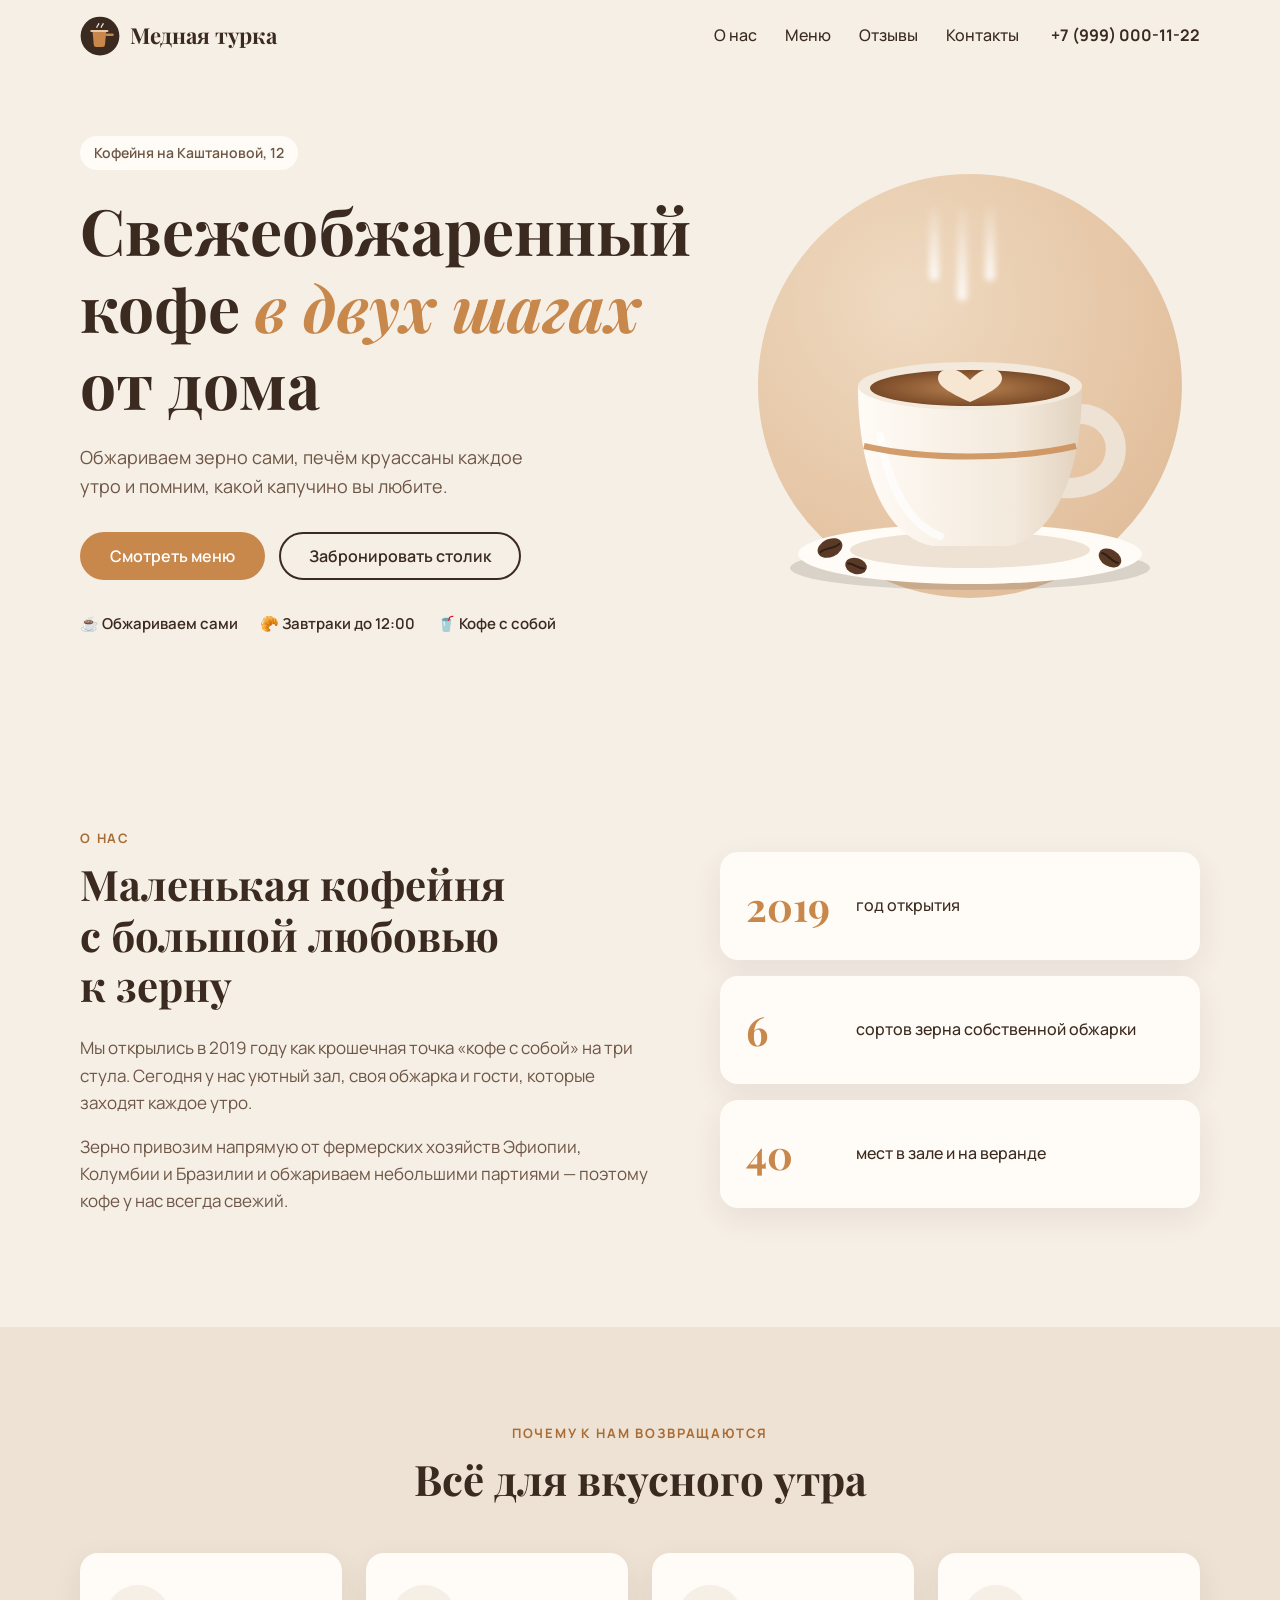
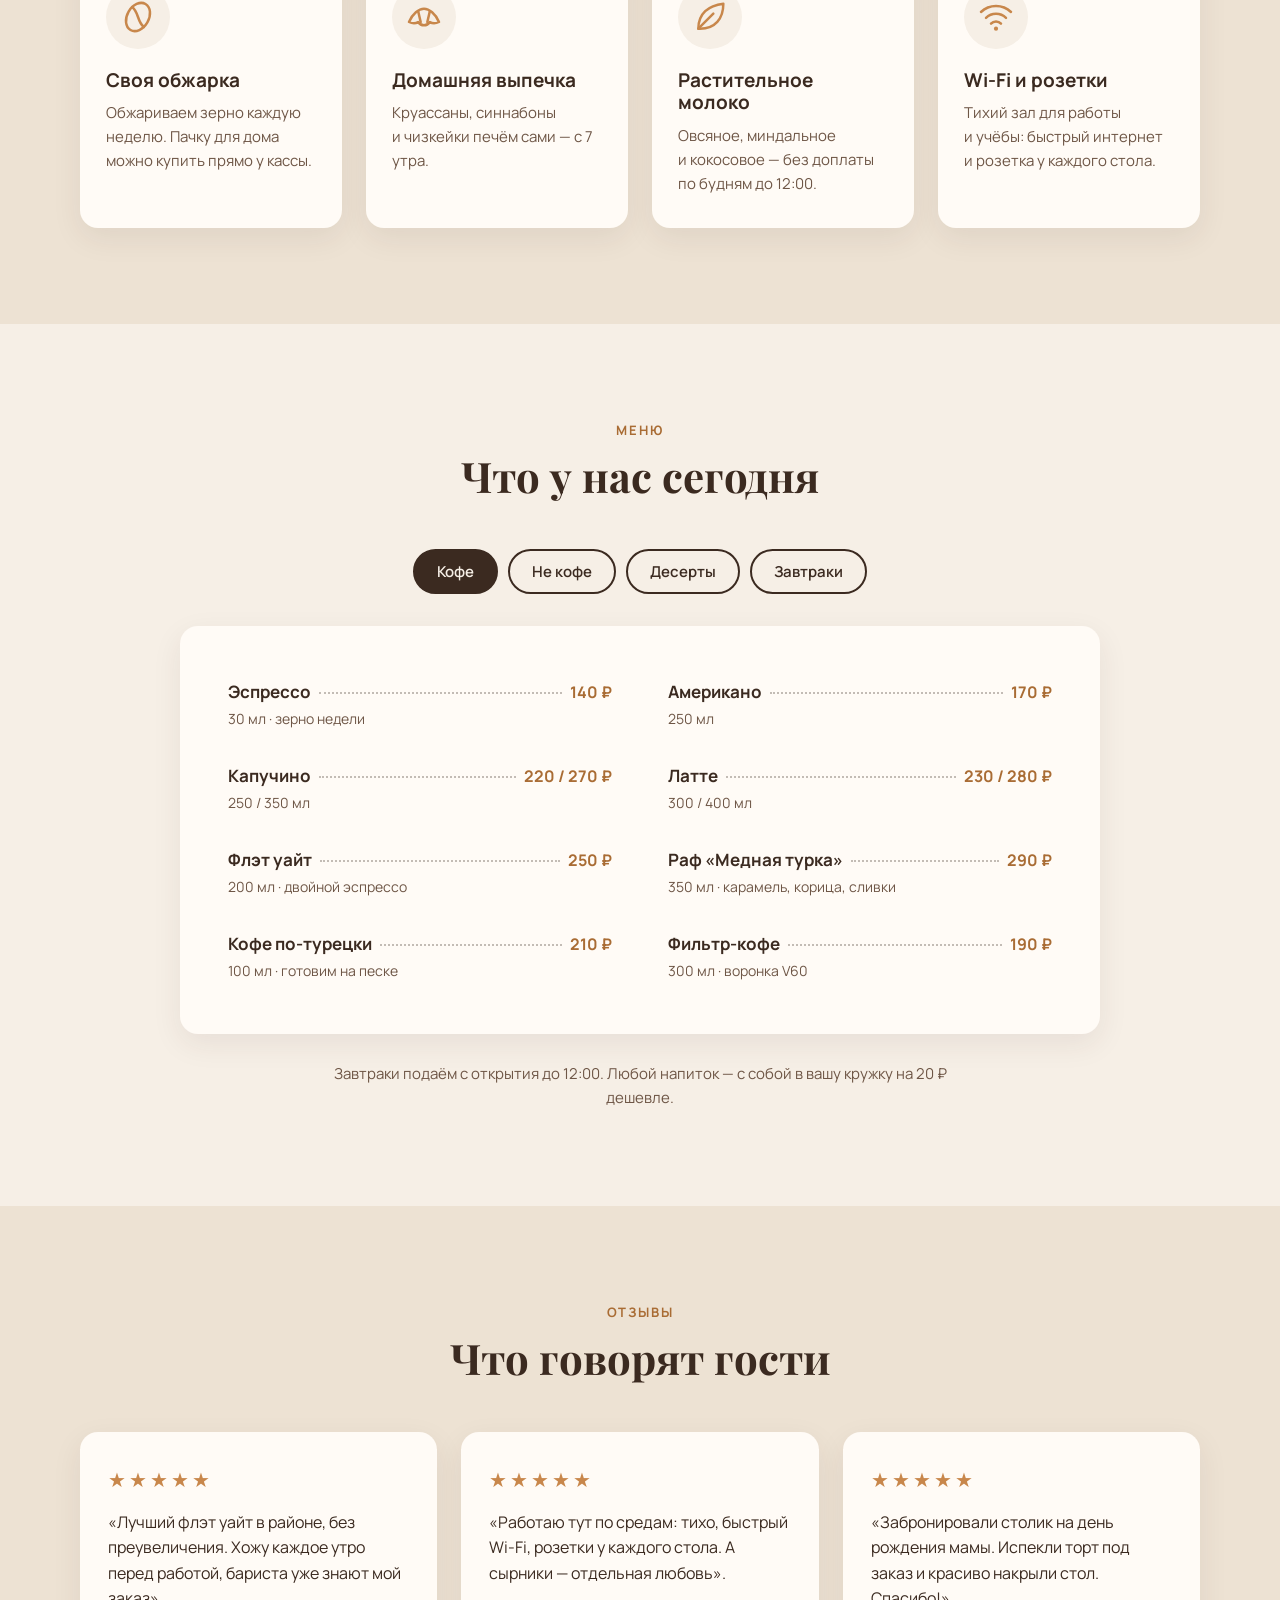
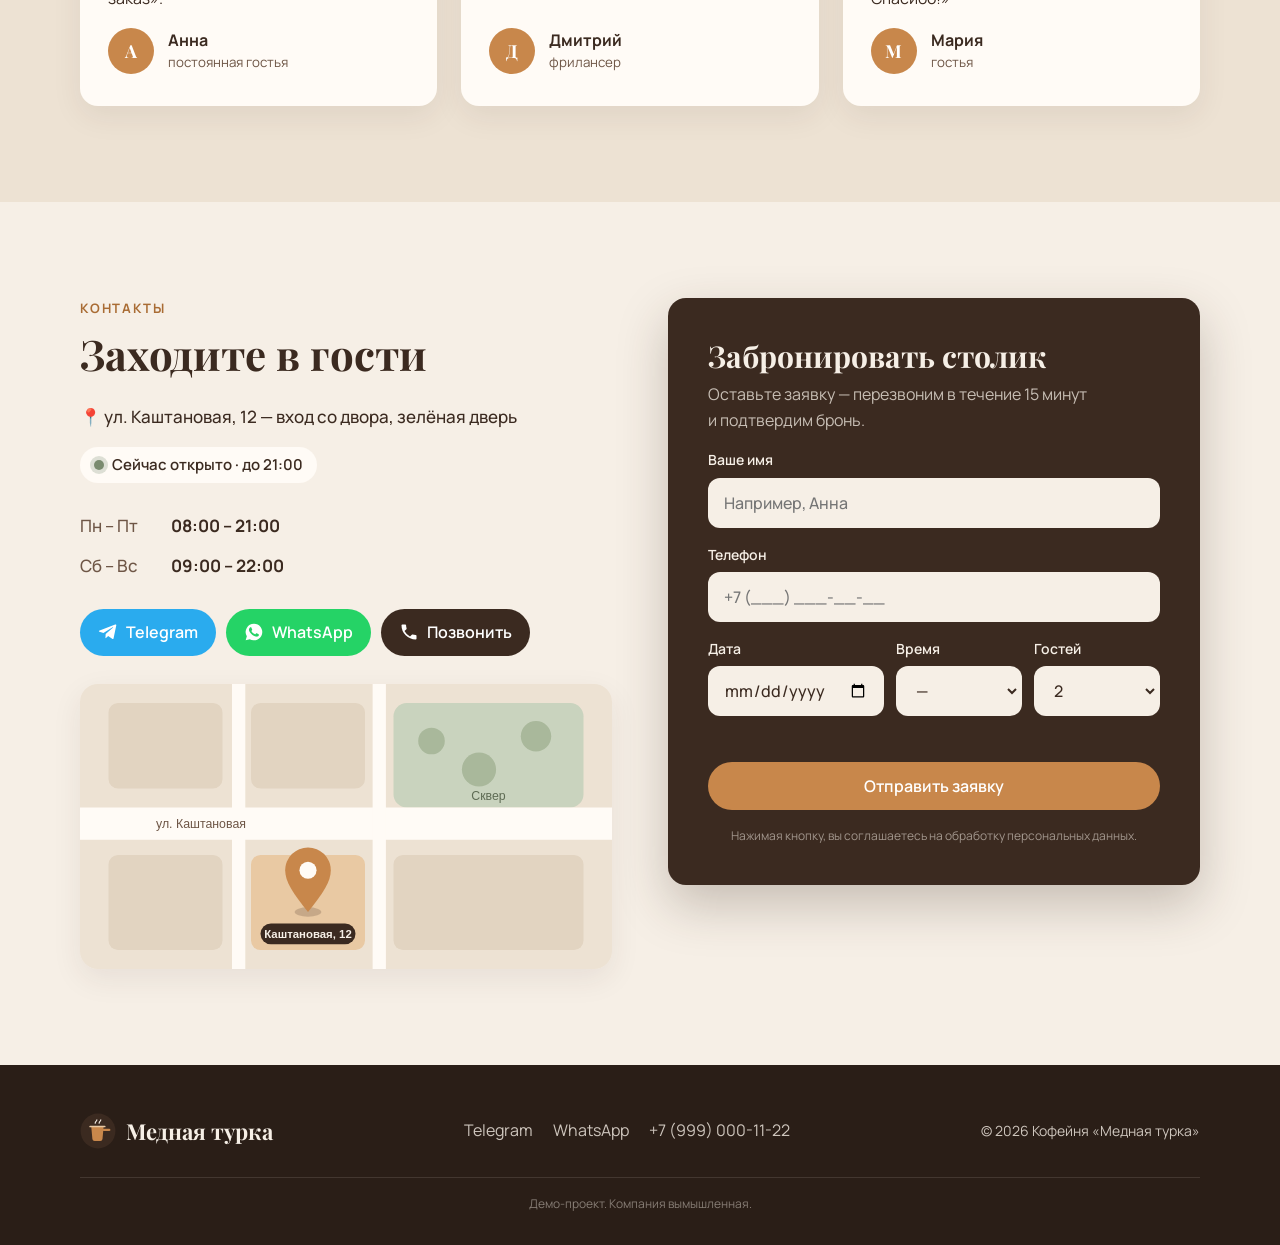
<file: coffee/index.html>
<!DOCTYPE html>
<html lang="ru">
<head>
  <meta charset="UTF-8">
  <meta name="viewport" content="width=device-width, initial-scale=1">

  <!-- ===== Базовое SEO ===== -->
  <title>Кофейня «Медная турка» — свежеобжаренный кофе и завтраки</title>
  <meta name="description" content="Уютная кофейня «Медная турка»: собственная обжарка, домашняя выпечка, завтраки до 12:00 и кофе с собой. Бронь столика онлайн.">

  <!-- ===== Open Graph: превью ссылки в Telegram, VK, WhatsApp ===== -->
  <!-- og:image и og:url — полные адреса: мессенджеры не понимают относительные пути. Сменится домен — поменяйте здесь -->
  <meta property="og:type" content="website">
  <meta property="og:title" content="Кофейня «Медная турка»">
  <meta property="og:description" content="Свежеобжаренный кофе в двух шагах от дома. Завтраки, десерты, кофе с собой.">
  <meta property="og:image" content="https://stepan-html.github.io/coffee/img/og.png">
  <meta property="og:url" content="https://stepan-html.github.io/coffee/">
  <meta property="og:locale" content="ru_RU">

  <link rel="icon" href="img/logo.svg" type="image/svg+xml">

  <!-- Шрифты Google Fonts (с кириллицей) -->
  <link rel="preconnect" href="https://fonts.googleapis.com">
  <link rel="preconnect" href="https://fonts.gstatic.com" crossorigin>
  <link href="https://fonts.googleapis.com/css2?family=Manrope:wght@400;500;600;700&family=Playfair+Display:ital,wght@0,600;0,700;1,600&display=swap" rel="stylesheet">

  <link rel="stylesheet" href="style.css">
</head>
<body>

  <!-- ===================== ШАПКА ===================== -->
  <header class="header" id="header">
    <div class="container header__inner">
      <a href="#top" class="logo" aria-label="На главную">
        <img src="img/logo.svg" alt="" class="logo__icon" width="40" height="40">
        <span class="logo__text">Медная турка</span>
      </a>

      <nav class="nav" id="nav" aria-label="Основное меню">
        <a href="#about" class="nav__link">О нас</a>
        <a href="#menu" class="nav__link">Меню</a>
        <a href="#reviews" class="nav__link">Отзывы</a>
        <a href="#contacts" class="nav__link">Контакты</a>
        <!-- Телефон дублируется в мобильном меню -->
        <a href="tel:+79990001122" class="nav__phone nav__phone--mobile">+7 (999) 000-11-22</a>
      </nav>

      <a href="tel:+79990001122" class="header__phone">+7 (999) 000-11-22</a>

      <!-- Кнопка-бургер (видна только на мобильных) -->
      <button class="burger" id="burger" type="button" aria-label="Открыть меню" aria-expanded="false" aria-controls="nav">
        <span></span><span></span><span></span>
      </button>
    </div>
  </header>

  <main id="top">

    <!-- ===================== 1. ПЕРВЫЙ ЭКРАН ===================== -->
    <section class="hero">
      <div class="container hero__inner">
        <div class="hero__content">
          <p class="hero__label">Кофейня на Каштановой, 12</p>
          <h1 class="hero__title">Свежеобжаренный кофе <em>в&nbsp;двух шагах</em> от&nbsp;дома</h1>
          <p class="hero__text">Обжариваем зерно сами, печём круассаны каждое утро и&nbsp;помним, какой капучино вы любите.</p>

          <div class="hero__buttons">
            <a href="#menu" class="btn btn--primary">Смотреть меню</a>
            <a href="#booking" class="btn btn--outline">Забронировать столик</a>
          </div>

          <ul class="hero__badges">
            <li>☕ Обжариваем сами</li>
            <li>🥐 Завтраки до 12:00</li>
            <li>🥤 Кофе с собой</li>
          </ul>
        </div>

        <!-- Иллюстрация: чашка в SVG + анимированный пар (CSS) -->
        <div class="hero__visual" aria-hidden="true">
          <div class="hero__circle"></div>
          <div class="steam">
            <span></span><span></span><span></span>
          </div>
          <img src="img/hero-cup.svg" alt="" class="hero__cup" width="420" height="360">
        </div>
      </div>
    </section>

    <!-- ===================== 2. О НАС ===================== -->
    <section class="about section" id="about">
      <div class="container about__inner">
        <div class="about__text reveal">
          <p class="section__label">О нас</p>
          <h2 class="section__title">Маленькая кофейня с&nbsp;большой любовью к&nbsp;зерну</h2>
          <p>Мы открылись в&nbsp;2019 году как крошечная точка «кофе с&nbsp;собой» на&nbsp;три стула. Сегодня у&nbsp;нас уютный зал, своя обжарка и&nbsp;гости, которые заходят каждое утро.</p>
          <p>Зерно привозим напрямую от&nbsp;фермерских хозяйств Эфиопии, Колумбии и&nbsp;Бразилии и&nbsp;обжариваем небольшими партиями — поэтому кофе у&nbsp;нас всегда свежий.</p>
        </div>

        <ul class="facts reveal">
          <li class="facts__item">
            <span class="facts__num">2019</span>
            <span class="facts__text">год открытия</span>
          </li>
          <li class="facts__item">
            <span class="facts__num">6</span>
            <span class="facts__text">сортов зерна собственной обжарки</span>
          </li>
          <li class="facts__item">
            <span class="facts__num">40</span>
            <span class="facts__text">мест в&nbsp;зале и&nbsp;на&nbsp;веранде</span>
          </li>
        </ul>
      </div>
    </section>

    <!-- ===================== 3. ПРЕИМУЩЕСТВА ===================== -->
    <section class="features section section--alt">
      <div class="container">
        <p class="section__label section__label--center">Почему к&nbsp;нам возвращаются</p>
        <h2 class="section__title section__title--center">Всё для&nbsp;вкусного утра</h2>

        <div class="features__grid">
          <article class="feature reveal">
            <div class="feature__icon">
              <!-- Иконка: кофейное зерно -->
              <svg viewBox="0 0 48 48" width="40" height="40"><ellipse cx="24" cy="24" rx="13" ry="18" transform="rotate(30 24 24)" fill="none" stroke="currentColor" stroke-width="3"/><path d="M17 12c8 6 6 18 14 24" fill="none" stroke="currentColor" stroke-width="3" stroke-linecap="round"/></svg>
            </div>
            <h3 class="feature__title">Своя обжарка</h3>
            <p class="feature__text">Обжариваем зерно каждую неделю. Пачку для дома можно купить прямо у&nbsp;кассы.</p>
          </article>

          <article class="feature reveal">
            <div class="feature__icon">
              <!-- Иконка: круассан -->
              <svg viewBox="0 0 48 48" width="40" height="40"><path d="M6 30c4-10 12-16 18-16s14 6 18 16c-4 2-8 2-11 0-2 3-5 4-7 4s-5-1-7-4c-3 2-7 2-11 0z" fill="none" stroke="currentColor" stroke-width="3" stroke-linejoin="round"/><path d="M17 17l3 13M31 17l-3 13" stroke="currentColor" stroke-width="3" stroke-linecap="round"/></svg>
            </div>
            <h3 class="feature__title">Домашняя выпечка</h3>
            <p class="feature__text">Круассаны, синнабоны и&nbsp;чизкейки печём сами — с&nbsp;7 утра.</p>
          </article>

          <article class="feature reveal">
            <div class="feature__icon">
              <!-- Иконка: листик (растительное молоко) -->
              <svg viewBox="0 0 48 48" width="40" height="40"><path d="M10 38C10 20 22 10 40 8c0 18-10 30-28 30z" fill="none" stroke="currentColor" stroke-width="3" stroke-linejoin="round"/><path d="M10 38L28 20" stroke="currentColor" stroke-width="3" stroke-linecap="round"/></svg>
            </div>
            <h3 class="feature__title">Растительное молоко</h3>
            <p class="feature__text">Овсяное, миндальное и&nbsp;кокосовое — без&nbsp;доплаты по&nbsp;будням до&nbsp;12:00.</p>
          </article>

          <article class="feature reveal">
            <div class="feature__icon">
              <!-- Иконка: Wi-Fi -->
              <svg viewBox="0 0 48 48" width="40" height="40"><path d="M6 18a26 26 0 0 1 36 0M12 25a17 17 0 0 1 24 0M18 32a8 8 0 0 1 12 0" fill="none" stroke="currentColor" stroke-width="3" stroke-linecap="round"/><circle cx="24" cy="38" r="2.5" fill="currentColor"/></svg>
            </div>
            <h3 class="feature__title">Wi-Fi и&nbsp;розетки</h3>
            <p class="feature__text">Тихий зал для&nbsp;работы и&nbsp;учёбы: быстрый интернет и&nbsp;розетка у&nbsp;каждого стола.</p>
          </article>
        </div>
      </div>
    </section>

    <!-- ===================== 4. МЕНЮ С ЦЕНАМИ ===================== -->
    <!-- Вкладки переключаются в script.js. Чтобы добавить позицию — скопируйте <li class="menu-item">...</li> -->
    <section class="menu section" id="menu">
      <div class="container">
        <p class="section__label section__label--center">Меню</p>
        <h2 class="section__title section__title--center">Что у&nbsp;нас сегодня</h2>

        <div class="tabs" role="tablist" aria-label="Разделы меню">
          <button class="tabs__btn is-active" type="button" role="tab" aria-selected="true" aria-controls="tab-coffee" id="btn-coffee">Кофе</button>
          <button class="tabs__btn" type="button" role="tab" aria-selected="false" aria-controls="tab-nocoffee" id="btn-nocoffee">Не кофе</button>
          <button class="tabs__btn" type="button" role="tab" aria-selected="false" aria-controls="tab-desserts" id="btn-desserts">Десерты</button>
          <button class="tabs__btn" type="button" role="tab" aria-selected="false" aria-controls="tab-breakfast" id="btn-breakfast">Завтраки</button>
        </div>

        <div class="menu__card">
          <!-- Вкладка «Кофе» -->
          <ul class="menu__list is-active" id="tab-coffee" role="tabpanel" aria-labelledby="btn-coffee">
            <li class="menu-item">
              <div class="menu-item__head"><span class="menu-item__name">Эспрессо</span><span class="menu-item__dots"></span><span class="menu-item__price">140 ₽</span></div>
              <p class="menu-item__desc">30 мл · зерно недели</p>
            </li>
            <li class="menu-item">
              <div class="menu-item__head"><span class="menu-item__name">Американо</span><span class="menu-item__dots"></span><span class="menu-item__price">170 ₽</span></div>
              <p class="menu-item__desc">250 мл</p>
            </li>
            <li class="menu-item">
              <div class="menu-item__head"><span class="menu-item__name">Капучино</span><span class="menu-item__dots"></span><span class="menu-item__price">220 / 270 ₽</span></div>
              <p class="menu-item__desc">250 / 350 мл</p>
            </li>
            <li class="menu-item">
              <div class="menu-item__head"><span class="menu-item__name">Латте</span><span class="menu-item__dots"></span><span class="menu-item__price">230 / 280 ₽</span></div>
              <p class="menu-item__desc">300 / 400 мл</p>
            </li>
            <li class="menu-item">
              <div class="menu-item__head"><span class="menu-item__name">Флэт уайт</span><span class="menu-item__dots"></span><span class="menu-item__price">250 ₽</span></div>
              <p class="menu-item__desc">200 мл · двойной эспрессо</p>
            </li>
            <li class="menu-item">
              <div class="menu-item__head"><span class="menu-item__name">Раф «Медная турка»</span><span class="menu-item__dots"></span><span class="menu-item__price">290 ₽</span></div>
              <p class="menu-item__desc">350 мл · карамель, корица, сливки</p>
            </li>
            <li class="menu-item">
              <div class="menu-item__head"><span class="menu-item__name">Кофе по-турецки</span><span class="menu-item__dots"></span><span class="menu-item__price">210 ₽</span></div>
              <p class="menu-item__desc">100 мл · готовим на песке</p>
            </li>
            <li class="menu-item">
              <div class="menu-item__head"><span class="menu-item__name">Фильтр-кофе</span><span class="menu-item__dots"></span><span class="menu-item__price">190 ₽</span></div>
              <p class="menu-item__desc">300 мл · воронка V60</p>
            </li>
          </ul>

          <!-- Вкладка «Не кофе» -->
          <ul class="menu__list" id="tab-nocoffee" role="tabpanel" aria-labelledby="btn-nocoffee" hidden>
            <li class="menu-item">
              <div class="menu-item__head"><span class="menu-item__name">Какао с маршмеллоу</span><span class="menu-item__dots"></span><span class="menu-item__price">240 ₽</span></div>
              <p class="menu-item__desc">300 мл</p>
            </li>
            <li class="menu-item">
              <div class="menu-item__head"><span class="menu-item__name">Матча-латте</span><span class="menu-item__dots"></span><span class="menu-item__price">280 ₽</span></div>
              <p class="menu-item__desc">300 мл</p>
            </li>
            <li class="menu-item">
              <div class="menu-item__head"><span class="menu-item__name">Чай листовой</span><span class="menu-item__dots"></span><span class="menu-item__price">250 ₽</span></div>
              <p class="menu-item__desc">чайник 500 мл · чёрный, зелёный, улун</p>
            </li>
            <li class="menu-item">
              <div class="menu-item__head"><span class="menu-item__name">Облепиховый чай</span><span class="menu-item__dots"></span><span class="menu-item__price">290 ₽</span></div>
              <p class="menu-item__desc">чайник 500 мл · мёд, апельсин</p>
            </li>
            <li class="menu-item">
              <div class="menu-item__head"><span class="menu-item__name">Лимонад домашний</span><span class="menu-item__dots"></span><span class="menu-item__price">220 ₽</span></div>
              <p class="menu-item__desc">400 мл · клубника-базилик или цитрус</p>
            </li>
            <li class="menu-item">
              <div class="menu-item__head"><span class="menu-item__name">Свежевыжатый сок</span><span class="menu-item__dots"></span><span class="menu-item__price">260 ₽</span></div>
              <p class="menu-item__desc">250 мл · апельсин или яблоко</p>
            </li>
          </ul>

          <!-- Вкладка «Десерты» -->
          <ul class="menu__list" id="tab-desserts" role="tabpanel" aria-labelledby="btn-desserts" hidden>
            <li class="menu-item">
              <div class="menu-item__head"><span class="menu-item__name">Круассан классический</span><span class="menu-item__dots"></span><span class="menu-item__price">150 ₽</span></div>
              <p class="menu-item__desc">печём каждое утро</p>
            </li>
            <li class="menu-item">
              <div class="menu-item__head"><span class="menu-item__name">Синнабон</span><span class="menu-item__dots"></span><span class="menu-item__price">220 ₽</span></div>
              <p class="menu-item__desc">корица, сливочный крем</p>
            </li>
            <li class="menu-item">
              <div class="menu-item__head"><span class="menu-item__name">Чизкейк Нью-Йорк</span><span class="menu-item__dots"></span><span class="menu-item__price">290 ₽</span></div>
              <p class="menu-item__desc">с ягодным соусом</p>
            </li>
            <li class="menu-item">
              <div class="menu-item__head"><span class="menu-item__name">Морковный торт</span><span class="menu-item__dots"></span><span class="menu-item__price">270 ₽</span></div>
              <p class="menu-item__desc">грецкий орех, крем-чиз</p>
            </li>
            <li class="menu-item">
              <div class="menu-item__head"><span class="menu-item__name">Брауни</span><span class="menu-item__dots"></span><span class="menu-item__price">190 ₽</span></div>
              <p class="menu-item__desc">тёмный шоколад</p>
            </li>
            <li class="menu-item">
              <div class="menu-item__head"><span class="menu-item__name">Печенье с шоколадом</span><span class="menu-item__dots"></span><span class="menu-item__price">90 ₽</span></div>
              <p class="menu-item__desc">к кофе — то, что нужно</p>
            </li>
          </ul>

          <!-- Вкладка «Завтраки» -->
          <ul class="menu__list" id="tab-breakfast" role="tabpanel" aria-labelledby="btn-breakfast" hidden>
            <li class="menu-item">
              <div class="menu-item__head"><span class="menu-item__name">Сырники со сметаной</span><span class="menu-item__dots"></span><span class="menu-item__price">340 ₽</span></div>
              <p class="menu-item__desc">3 шт · ягодный соус</p>
            </li>
            <li class="menu-item">
              <div class="menu-item__head"><span class="menu-item__name">Овсяная каша</span><span class="menu-item__dots"></span><span class="menu-item__price">260 ₽</span></div>
              <p class="menu-item__desc">на молоке · банан, мёд, орехи</p>
            </li>
            <li class="menu-item">
              <div class="menu-item__head"><span class="menu-item__name">Омлет с сыром</span><span class="menu-item__dots"></span><span class="menu-item__price">320 ₽</span></div>
              <p class="menu-item__desc">тост, салат</p>
            </li>
            <li class="menu-item">
              <div class="menu-item__head"><span class="menu-item__name">Скрэмбл с лососем</span><span class="menu-item__dots"></span><span class="menu-item__price">450 ₽</span></div>
              <p class="menu-item__desc">на бриоши</p>
            </li>
            <li class="menu-item">
              <div class="menu-item__head"><span class="menu-item__name">Гранола с йогуртом</span><span class="menu-item__dots"></span><span class="menu-item__price">290 ₽</span></div>
              <p class="menu-item__desc">домашняя гранола, ягоды</p>
            </li>
            <li class="menu-item">
              <div class="menu-item__head"><span class="menu-item__name">Комбо «Доброе утро»</span><span class="menu-item__dots"></span><span class="menu-item__price">390 ₽</span></div>
              <p class="menu-item__desc">любой завтрак + капучино 250 мл</p>
            </li>
          </ul>
        </div>

        <p class="menu__note">Завтраки подаём с&nbsp;открытия до&nbsp;12:00. Любой напиток — с&nbsp;собой в&nbsp;вашу кружку на&nbsp;20&nbsp;₽ дешевле.</p>
      </div>
    </section>

    <!-- ===================== 5. ОТЗЫВЫ ===================== -->
    <section class="reviews section section--alt" id="reviews">
      <div class="container">
        <p class="section__label section__label--center">Отзывы</p>
        <h2 class="section__title section__title--center">Что говорят гости</h2>

        <div class="reviews__grid">
          <article class="review reveal">
            <div class="review__stars" aria-label="Оценка 5 из 5">★★★★★</div>
            <p class="review__text">«Лучший флэт уайт в районе, без преувеличения. Хожу каждое утро перед работой, бариста уже знают мой заказ».</p>
            <div class="review__author">
              <span class="review__avatar">А</span>
              <span><b>Анна</b><br><small>постоянная гостья</small></span>
            </div>
          </article>

          <article class="review reveal">
            <div class="review__stars" aria-label="Оценка 5 из 5">★★★★★</div>
            <p class="review__text">«Работаю тут по средам: тихо, быстрый Wi-Fi, розетки у каждого стола. А сырники — отдельная любовь».</p>
            <div class="review__author">
              <span class="review__avatar">Д</span>
              <span><b>Дмитрий</b><br><small>фрилансер</small></span>
            </div>
          </article>

          <article class="review reveal">
            <div class="review__stars" aria-label="Оценка 5 из 5">★★★★★</div>
            <p class="review__text">«Забронировали столик на день рождения мамы. Испекли торт под заказ и красиво накрыли стол. Спасибо!»</p>
            <div class="review__author">
              <span class="review__avatar">М</span>
              <span><b>Мария</b><br><small>гостья</small></span>
            </div>
          </article>
        </div>
      </div>
    </section>

    <!-- ===================== 6. КОНТАКТЫ, ЧАСЫ, БРОНЬ ===================== -->
    <section class="contacts section" id="contacts">
      <div class="container contacts__inner">

        <div class="contacts__info reveal">
          <p class="section__label">Контакты</p>
          <h2 class="section__title">Заходите в&nbsp;гости</h2>

          <p class="contacts__address">📍 ул. Каштановая, 12 — вход со&nbsp;двора, зелёная дверь</p>

          <!-- Статус «Открыто / Закрыто» вычисляется в script.js по часам из таблицы ниже -->
          <p class="status" id="open-status">Проверяем часы работы…</p>

          <table class="hours">
            <caption class="visually-hidden">Часы работы</caption>
            <tr><th scope="row">Пн – Пт</th><td>08:00 – 21:00</td></tr>
            <tr><th scope="row">Сб – Вс</th><td>09:00 – 22:00</td></tr>
          </table>

          <!-- Кнопки связи. Замените номер и username на реальные -->
          <div class="messengers">
            <a href="https://t.me/username" class="messenger messenger--tg" target="_blank" rel="noopener">
              <svg viewBox="0 0 24 24" width="20" height="20" aria-hidden="true"><path fill="currentColor" d="M21.9 4.3 18.7 19.4c-.2 1-.9 1.3-1.7.8l-4.8-3.5-2.3 2.2c-.3.3-.5.5-1 .5l.3-4.9 8.9-8c.4-.3-.1-.5-.6-.2L6.5 13.2 1.8 11.7c-1-.3-1-1 .2-1.5L20.6 3c.9-.3 1.6.2 1.3 1.3z"/></svg>
              Telegram
            </a>
            <a href="https://wa.me/79990001122" class="messenger messenger--wa" target="_blank" rel="noopener">
              <svg viewBox="0 0 24 24" width="20" height="20" aria-hidden="true"><path fill="currentColor" d="M12 2a10 10 0 0 0-8.6 15.1L2 22l5-1.3A10 10 0 1 0 12 2zm5.8 14.1c-.2.7-1.4 1.3-2 1.4-.5.1-1.2.1-1.9-.1-.4-.1-1-.3-1.7-.6-3-1.3-4.9-4.3-5.1-4.5-.1-.2-1.2-1.6-1.2-3s.8-2.2 1-2.5c.3-.3.6-.4.8-.4h.6c.2 0 .4 0 .6.5l.9 2.1c.1.2.1.4 0 .5l-.3.5-.4.5c-.1.1-.3.3-.1.6.2.3.8 1.3 1.7 2.1 1.2 1 2.1 1.3 2.4 1.5.3.1.5.1.6-.1l.9-1c.2-.3.4-.2.6-.1l2 .9c.3.1.5.2.5.3.1.2.1.7-.1 1.3z"/></svg>
              WhatsApp
            </a>
            <a href="tel:+79990001122" class="messenger messenger--phone">
              <svg viewBox="0 0 24 24" width="20" height="20" aria-hidden="true"><path fill="currentColor" d="M6.6 10.8a15 15 0 0 0 6.6 6.6l2.2-2.2c.3-.3.7-.4 1-.2 1.1.4 2.3.6 3.6.6.6 0 1 .4 1 1V20c0 .6-.4 1-1 1A17 17 0 0 1 3 4c0-.6.4-1 1-1h3.5c.6 0 1 .4 1 1 0 1.3.2 2.5.6 3.6.1.3 0 .7-.2 1z"/></svg>
              Позвонить
            </a>
          </div>

          <!-- Карта-заглушка. Для реального сайта сюда вставляется iframe Яндекс.Карт -->
          <img src="img/map.svg" alt="Схема проезда: кофейня на улице Каштановой, 12" class="contacts__map" width="560" height="300" loading="lazy">
        </div>

        <!-- Форма брони столика -->
        <div class="booking reveal" id="booking">
          <h3 class="booking__title">Забронировать столик</h3>
          <p class="booking__subtitle">Оставьте заявку — перезвоним в&nbsp;течение 15 минут и&nbsp;подтвердим бронь.</p>

          <form class="form" id="booking-form" novalidate>
            <label class="form__field">
              <span>Ваше имя</span>
              <input type="text" name="name" placeholder="Например, Анна" required autocomplete="name">
            </label>

            <label class="form__field">
              <span>Телефон</span>
              <input type="tel" name="phone" placeholder="+7 (___) ___-__-__" required autocomplete="tel" inputmode="tel">
            </label>

            <div class="form__row">
              <label class="form__field">
                <span>Дата</span>
                <input type="date" name="date" id="booking-date" required>
              </label>
              <label class="form__field">
                <span>Время</span>
                <select name="time" required>
                  <option value="">—</option>
                  <option>09:00</option><option>10:00</option><option>11:00</option>
                  <option>12:00</option><option>13:00</option><option>14:00</option>
                  <option>15:00</option><option>16:00</option><option>17:00</option>
                  <option>18:00</option><option>19:00</option><option>20:00</option>
                </select>
              </label>
              <label class="form__field">
                <span>Гостей</span>
                <select name="guests">
                  <option>1</option><option selected>2</option><option>3</option>
                  <option>4</option><option>5</option><option>6+</option>
                </select>
              </label>
            </div>

            <p class="form__error" id="form-error" role="alert"></p>

            <button type="submit" class="btn btn--primary btn--full">Отправить заявку</button>
            <p class="form__policy">Нажимая кнопку, вы соглашаетесь на&nbsp;обработку персональных данных.</p>
          </form>

          <!-- Сообщение после отправки (по умолчанию скрыто) -->
          <div class="form__success" id="form-success" hidden>
            <div class="form__success-icon">✓</div>
            <p><b>Спасибо!</b> Мы свяжемся с&nbsp;вами.</p>
          </div>
        </div>

      </div>
    </section>
  </main>

  <!-- ===================== ПОДВАЛ ===================== -->
  <footer class="footer">
    <div class="container footer__inner">
      <a href="#top" class="logo logo--light">
        <img src="img/logo.svg" alt="" class="logo__icon" width="36" height="36">
        <span class="logo__text">Медная турка</span>
      </a>
      <nav class="footer__links" aria-label="Мессенджеры">
        <a href="https://t.me/username" target="_blank" rel="noopener">Telegram</a>
        <a href="https://wa.me/79990001122" target="_blank" rel="noopener">WhatsApp</a>
        <a href="tel:+79990001122">+7 (999) 000-11-22</a>
      </nav>
      <p class="footer__copy">© <span id="year">2026</span> Кофейня «Медная турка»</p>
      <p class="footer__demo">Демо-проект. Компания вымышленная.</p>
    </div>
  </footer>

  <!-- Плавающая кнопка связи (только на мобильных) -->
  <a href="https://t.me/username" class="float-btn" target="_blank" rel="noopener" aria-label="Написать в Telegram">
    <svg viewBox="0 0 24 24" width="26" height="26" aria-hidden="true"><path fill="currentColor" d="M21.9 4.3 18.7 19.4c-.2 1-.9 1.3-1.7.8l-4.8-3.5-2.3 2.2c-.3.3-.5.5-1 .5l.3-4.9 8.9-8c.4-.3-.1-.5-.6-.2L6.5 13.2 1.8 11.7c-1-.3-1-1 .2-1.5L20.6 3c.9-.3 1.6.2 1.3 1.3z"/></svg>
  </a>

  <script src="script.js"></script>
</body>
</html>
</file>
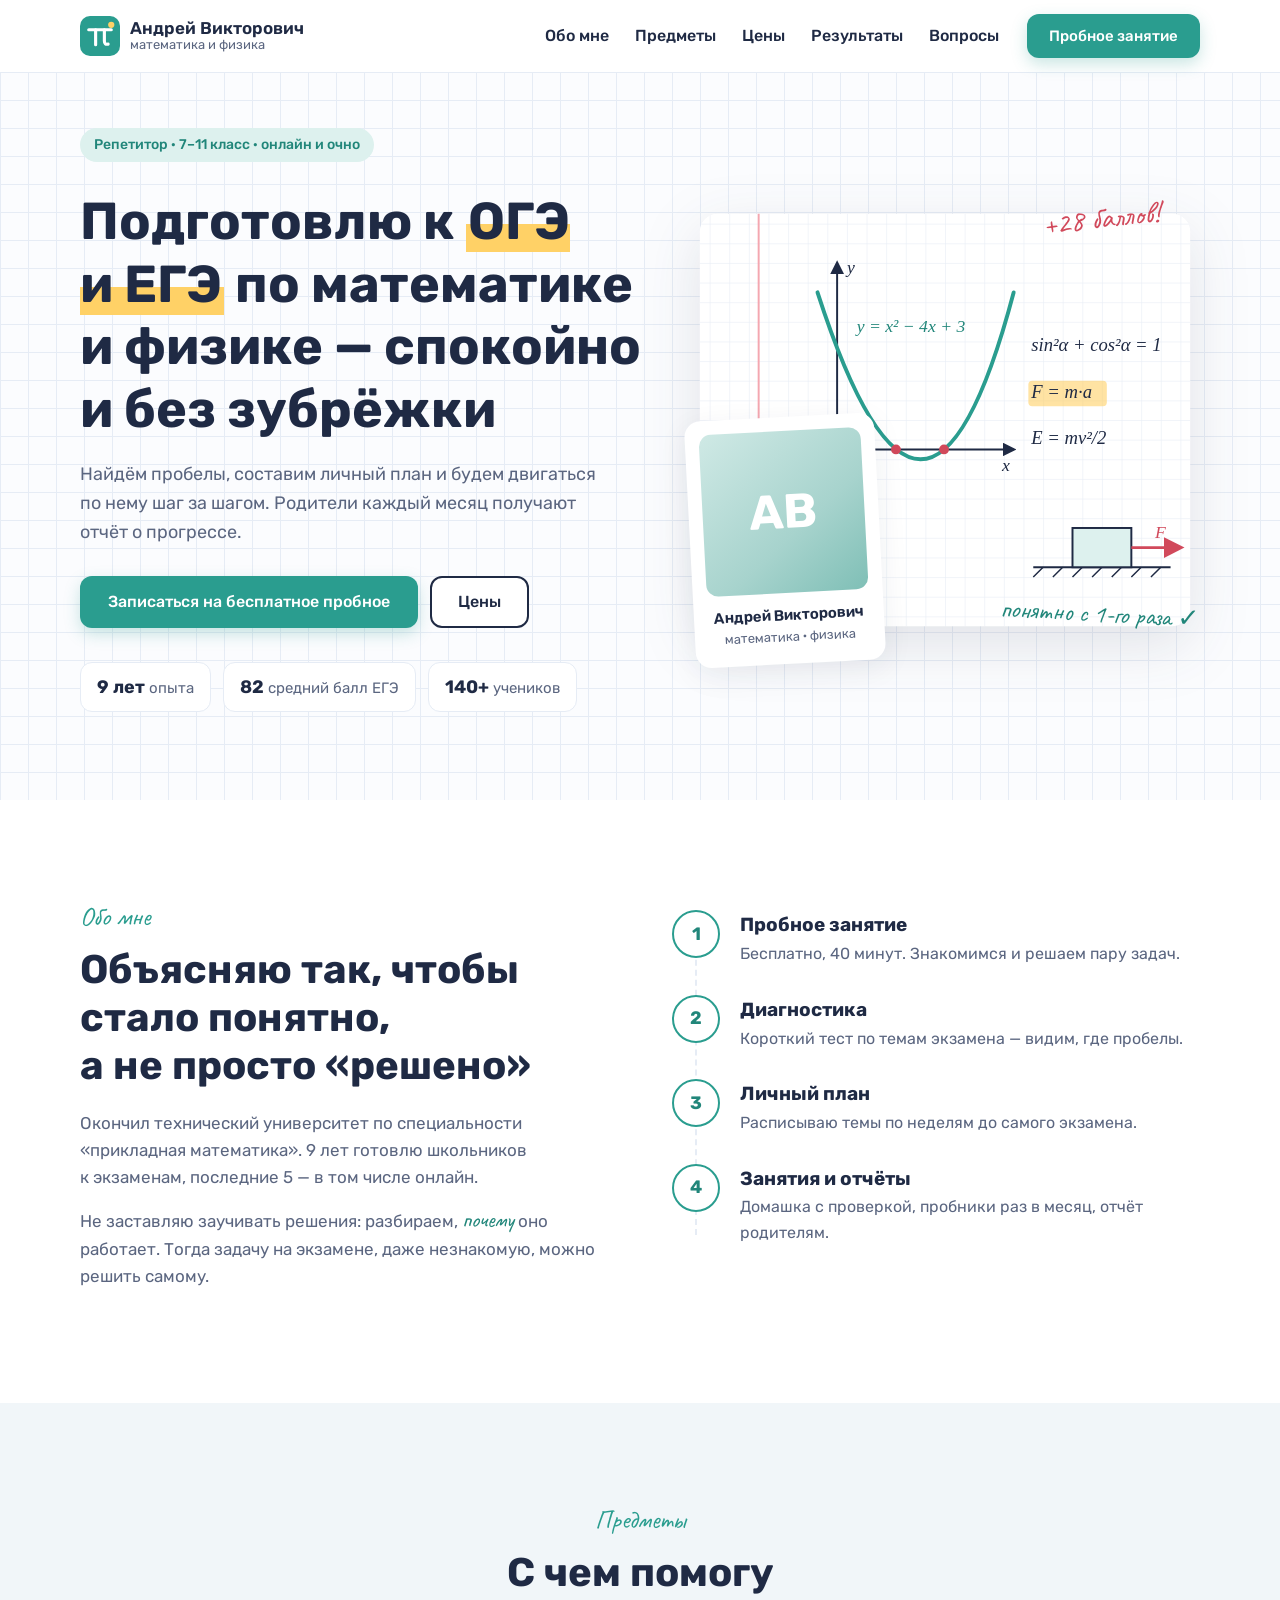
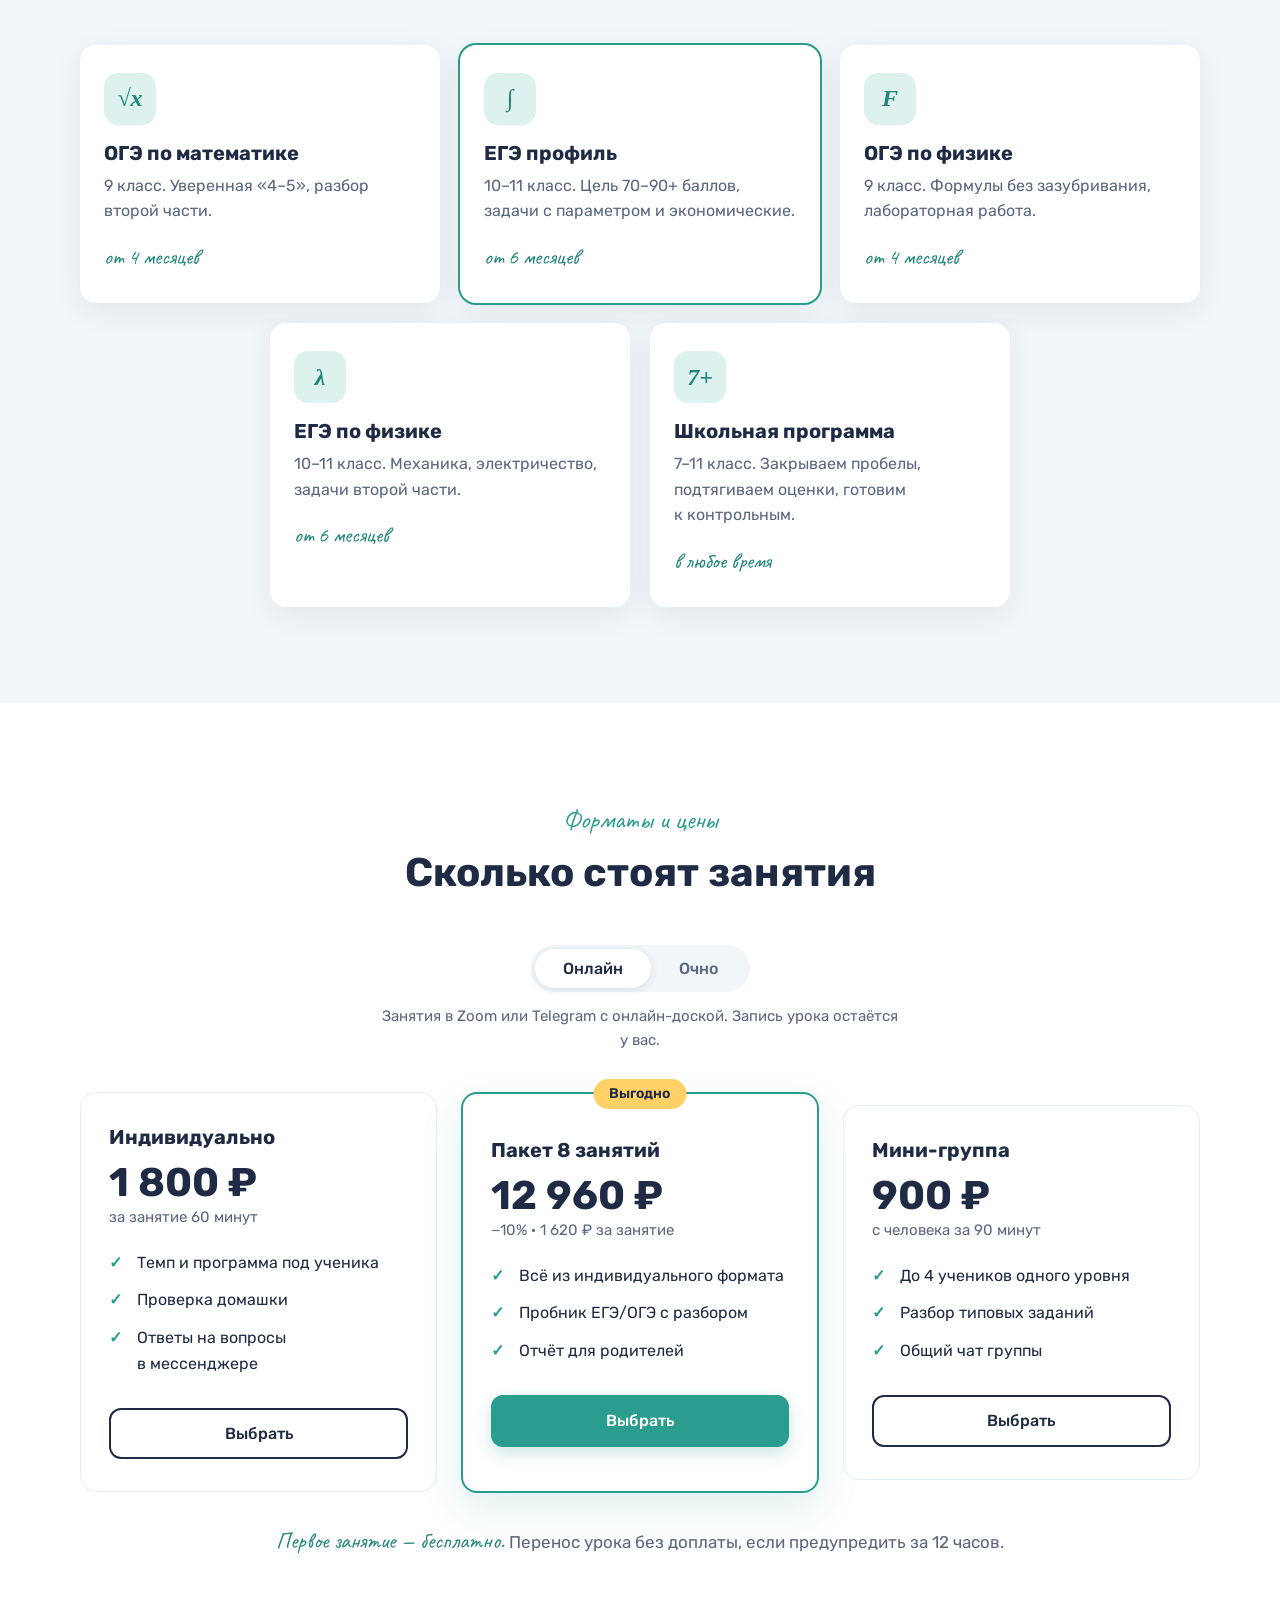
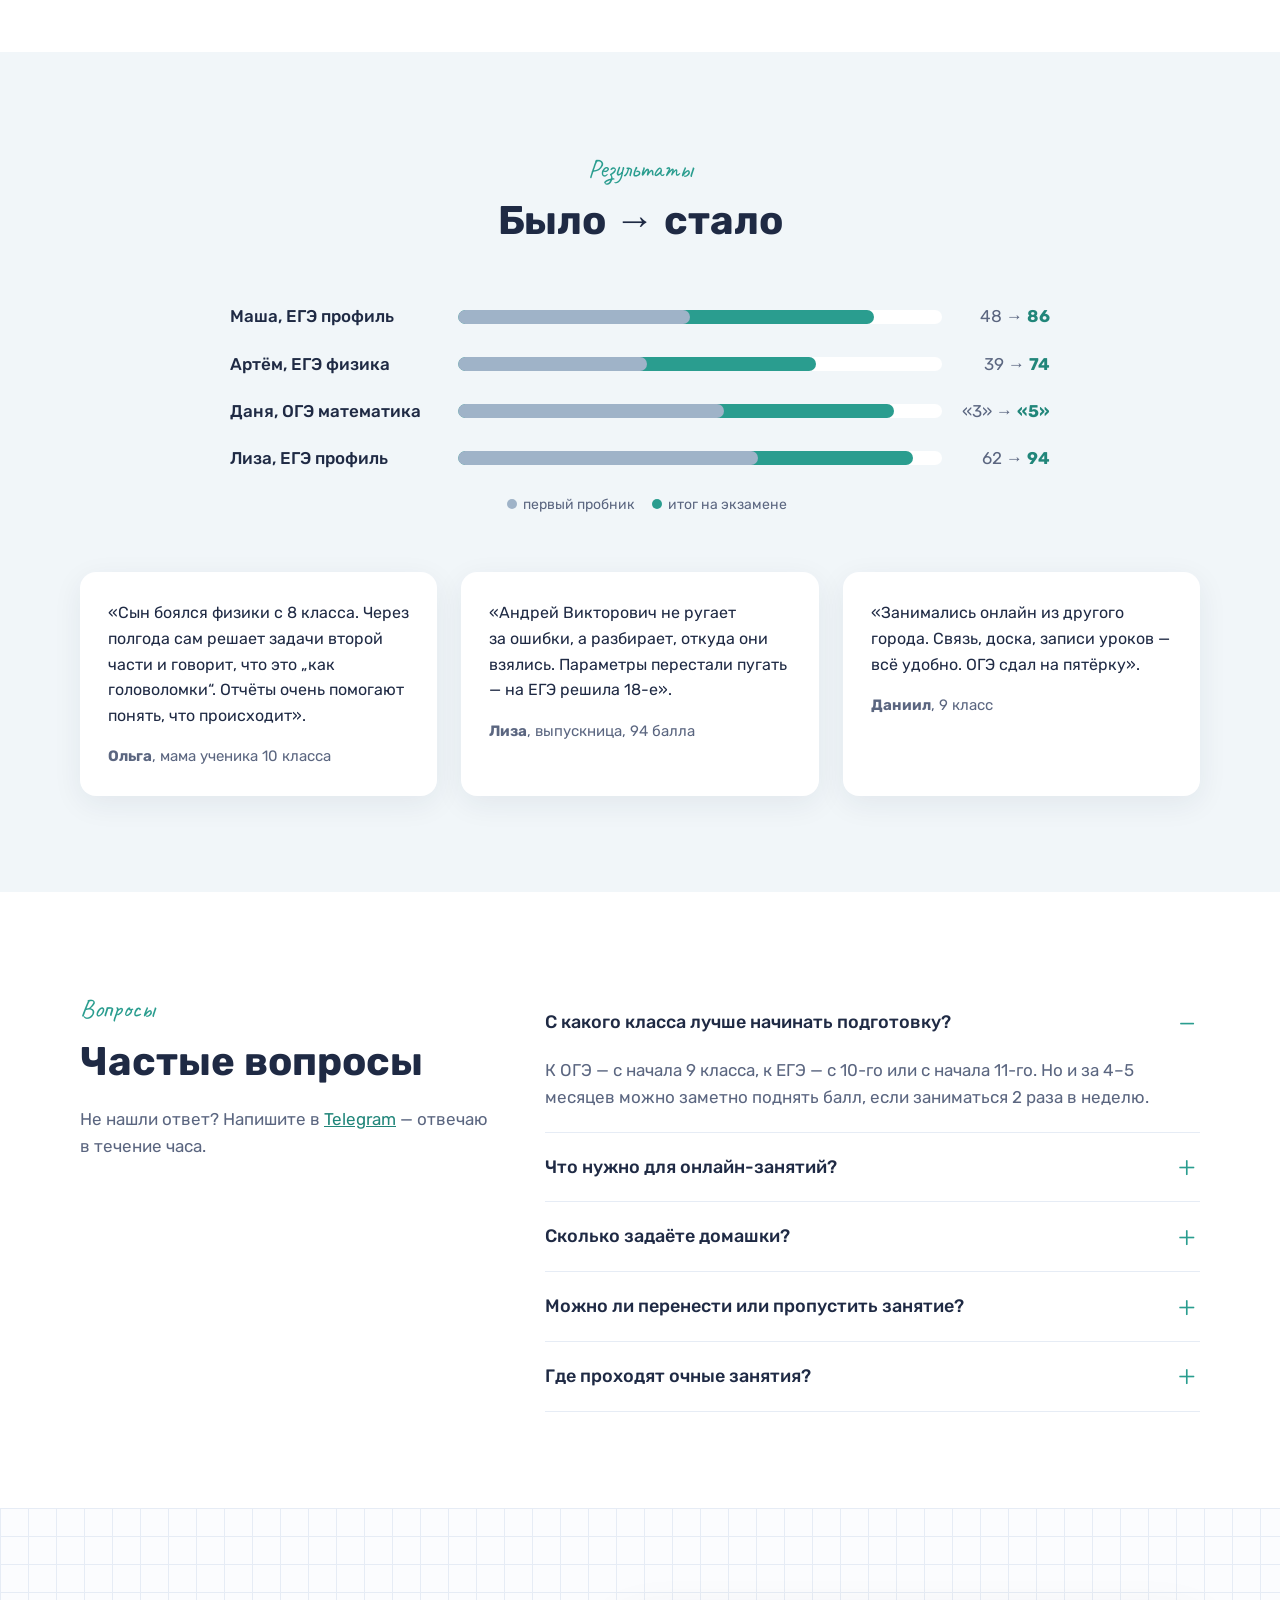
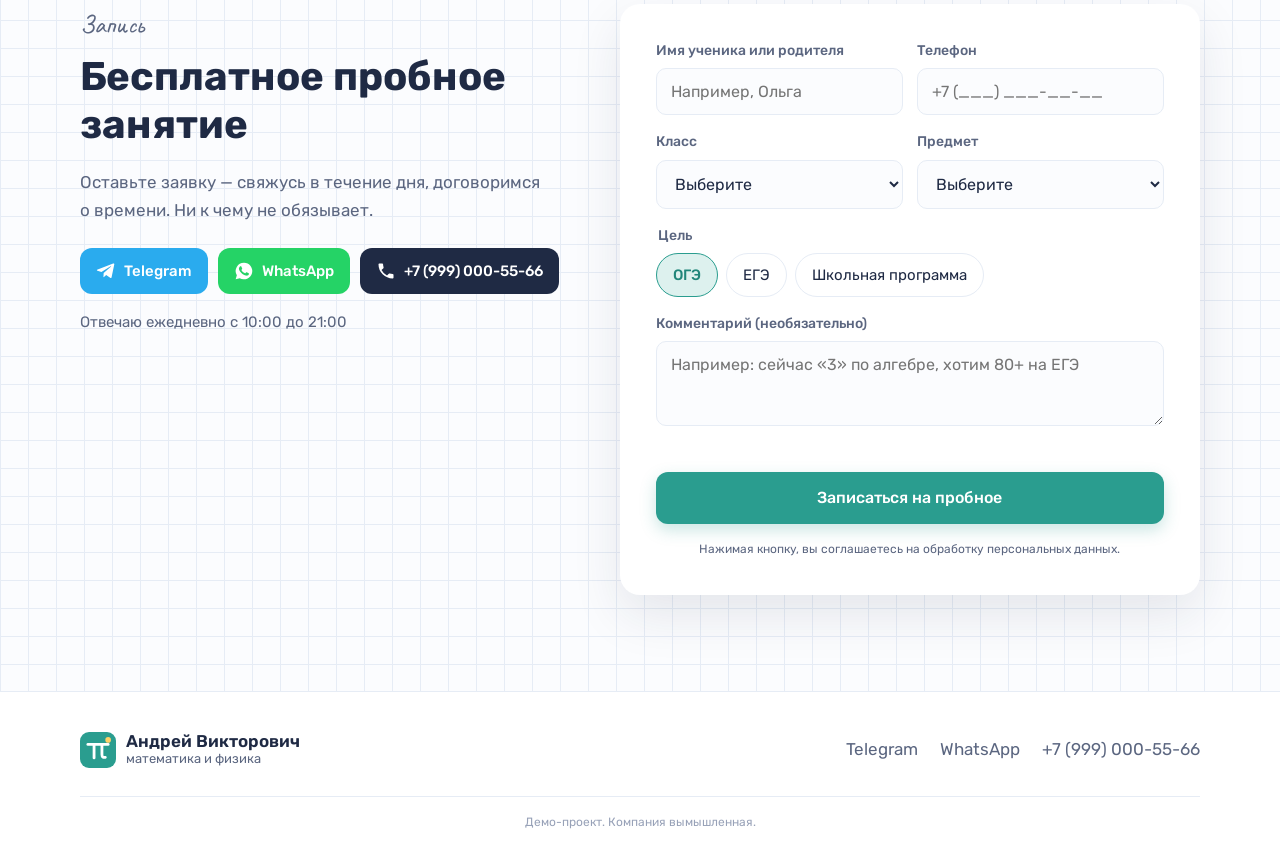
<file: tutor/index.html>
<!DOCTYPE html>
<html lang="ru">
<head>
  <meta charset="UTF-8">
  <meta name="viewport" content="width=device-width, initial-scale=1">

  <!-- ===== Базовое SEO ===== -->
  <title>Репетитор по математике и физике — подготовка к ОГЭ и ЕГЭ | Андрей Викторович</title>
  <meta name="description" content="Подготовка к ОГЭ и ЕГЭ по математике и физике онлайн и очно. 9 лет опыта, средний балл учеников — 82. Бесплатное пробное занятие и личный план подготовки.">

  <!-- ===== Open Graph ===== -->
  <!-- og:image и og:url — полные адреса: мессенджеры не понимают относительные пути. Сменится домен — поменяйте здесь -->
  <meta property="og:type" content="website">
  <meta property="og:title" content="Репетитор по математике и физике — ОГЭ и ЕГЭ">
  <meta property="og:description" content="Спокойная подготовка без зубрёжки. Бесплатное пробное занятие.">
  <meta property="og:image" content="https://stepan-html.github.io/tutor/img/og.png">
  <meta property="og:url" content="https://stepan-html.github.io/tutor/">
  <meta property="og:locale" content="ru_RU">

  <link rel="icon" href="img/logo.svg" type="image/svg+xml">

  <!-- Шрифты: Rubik (основной) + Caveat (рукописные пометки), оба с кириллицей -->
  <link rel="preconnect" href="https://fonts.googleapis.com">
  <link rel="preconnect" href="https://fonts.gstatic.com" crossorigin>
  <link href="https://fonts.googleapis.com/css2?family=Caveat:wght@600&family=Rubik:wght@400;500;600;700&display=swap" rel="stylesheet">

  <link rel="stylesheet" href="style.css">
</head>
<body>

  <!-- ===================== ШАПКА ===================== -->
  <header class="header" id="header">
    <div class="container header__inner">
      <a href="#top" class="logo" aria-label="На главную">
        <img src="img/logo.svg" alt="" width="40" height="40">
        <span class="logo__text">Андрей Викторович<small>математика и физика</small></span>
      </a>

      <nav class="nav" id="nav" aria-label="Основное меню">
        <a href="#about" class="nav__link">Обо мне</a>
        <a href="#subjects" class="nav__link">Предметы</a>
        <a href="#prices" class="nav__link">Цены</a>
        <a href="#results" class="nav__link">Результаты</a>
        <a href="#faq" class="nav__link">Вопросы</a>
        <a href="#signup" class="btn btn--primary nav__cta-mobile">Пробное занятие</a>
      </nav>

      <a href="#signup" class="btn btn--primary header__cta">Пробное занятие</a>

      <button class="burger" id="burger" type="button" aria-label="Открыть меню" aria-expanded="false" aria-controls="nav">
        <span></span><span></span><span></span>
      </button>
    </div>
  </header>

  <main id="top">

    <!-- ===================== 1. ПЕРВЫЙ ЭКРАН ===================== -->
    <section class="hero paper">
      <div class="container hero__inner">
        <div class="hero__content">
          <p class="hero__label">Репетитор · 7–11 класс · онлайн и очно</p>
          <h1 class="hero__title">Подготовлю к&nbsp;<mark>ОГЭ и&nbsp;ЕГЭ</mark> по&nbsp;математике и&nbsp;физике — спокойно и&nbsp;без&nbsp;зубрёжки</h1>
          <p class="hero__text">Найдём пробелы, составим личный план и&nbsp;будем двигаться по&nbsp;нему шаг за&nbsp;шагом. Родители каждый месяц получают отчёт о&nbsp;прогрессе.</p>

          <div class="hero__buttons">
            <a href="#signup" class="btn btn--primary">Записаться на&nbsp;бесплатное пробное</a>
            <a href="#prices" class="btn btn--outline">Цены</a>
          </div>

          <ul class="hero__facts">
            <li><b>9 лет</b> опыта</li>
            <li><b>82</b> средний балл ЕГЭ</li>
            <li><b>140+</b> учеников</li>
          </ul>
        </div>

        <!-- Карточка-«фото» + доска с формулами. Для реального сайта: <img src="img/photo.jpg"> -->
        <div class="hero__visual" aria-hidden="true">
          <img src="img/board.svg" alt="" class="hero__board" width="520" height="440">
          <div class="photo-card">
            <div class="photo-card__img">АВ</div>
            <p class="photo-card__name">Андрей Викторович</p>
            <p class="photo-card__role">математика · физика</p>
          </div>
          <span class="note note--1">+28 баллов!</span>
          <span class="note note--2">понятно с 1-го раза ✓</span>
        </div>
      </div>
    </section>

    <!-- ===================== 2. ОБО МНЕ И КАК ПРОХОДЯТ ЗАНЯТИЯ ===================== -->
    <section class="about section" id="about">
      <div class="container about__inner">
        <div class="about__text reveal">
          <p class="section__label">Обо мне</p>
          <h2 class="section__title">Объясняю так, чтобы стало понятно, а&nbsp;не&nbsp;просто «решено»</h2>
          <p>Окончил технический университет по&nbsp;специальности «прикладная математика». 9&nbsp;лет готовлю школьников к&nbsp;экзаменам, последние 5&nbsp;— в&nbsp;том числе онлайн.</p>
          <p>Не&nbsp;заставляю заучивать решения: разбираем, <span class="hand">почему</span> оно работает. Тогда задачу на&nbsp;экзамене, даже незнакомую, можно решить самому.</p>
        </div>

        <ol class="steps reveal">
          <li class="step">
            <span class="step__num">1</span>
            <div><h3>Пробное занятие</h3><p>Бесплатно, 40 минут. Знакомимся и&nbsp;решаем пару задач.</p></div>
          </li>
          <li class="step">
            <span class="step__num">2</span>
            <div><h3>Диагностика</h3><p>Короткий тест по&nbsp;темам экзамена — видим, где пробелы.</p></div>
          </li>
          <li class="step">
            <span class="step__num">3</span>
            <div><h3>Личный план</h3><p>Расписываю темы по&nbsp;неделям до&nbsp;самого экзамена.</p></div>
          </li>
          <li class="step">
            <span class="step__num">4</span>
            <div><h3>Занятия и&nbsp;отчёты</h3><p>Домашка с&nbsp;проверкой, пробники раз в&nbsp;месяц, отчёт родителям.</p></div>
          </li>
        </ol>
      </div>
    </section>

    <!-- ===================== 3. ПРЕДМЕТЫ ===================== -->
    <section class="subjects section section--tint" id="subjects">
      <div class="container">
        <p class="section__label section__label--center">Предметы</p>
        <h2 class="section__title section__title--center">С чем помогу</h2>

        <div class="subjects__grid">
          <article class="subject reveal">
            <span class="subject__icon">√x</span>
            <h3>ОГЭ по математике</h3>
            <p>9 класс. Уверенная «4–5», разбор второй части.</p>
            <p class="subject__meta">от 4 месяцев</p>
          </article>
          <article class="subject subject--accent reveal">
            <span class="subject__icon">∫</span>
            <h3>ЕГЭ профиль</h3>
            <p>10–11 класс. Цель 70–90+ баллов, задачи с параметром и&nbsp;экономические.</p>
            <p class="subject__meta">от 6 месяцев</p>
          </article>
          <article class="subject reveal">
            <span class="subject__icon">F</span>
            <h3>ОГЭ по физике</h3>
            <p>9 класс. Формулы без зазубривания, лабораторная работа.</p>
            <p class="subject__meta">от 4 месяцев</p>
          </article>
          <article class="subject reveal">
            <span class="subject__icon">λ</span>
            <h3>ЕГЭ по физике</h3>
            <p>10–11 класс. Механика, электричество, задачи второй части.</p>
            <p class="subject__meta">от 6 месяцев</p>
          </article>
          <article class="subject reveal">
            <span class="subject__icon">7+</span>
            <h3>Школьная программа</h3>
            <p>7–11 класс. Закрываем пробелы, подтягиваем оценки, готовим к&nbsp;контрольным.</p>
            <p class="subject__meta">в любое время</p>
          </article>
        </div>
      </div>
    </section>

    <!-- ===================== 4. ФОРМАТЫ И ЦЕНЫ ===================== -->
    <!-- Цены хранятся в атрибутах data-online / data-offline, переключаются в script.js -->
    <section class="prices section" id="prices">
      <div class="container">
        <p class="section__label section__label--center">Форматы и цены</p>
        <h2 class="section__title section__title--center">Сколько стоят занятия</h2>

        <div class="switch" role="group" aria-label="Формат занятий">
          <button type="button" class="switch__btn is-active" data-format="online" aria-pressed="true">Онлайн</button>
          <button type="button" class="switch__btn" data-format="offline" aria-pressed="false">Очно</button>
        </div>
        <p class="switch__hint" id="format-hint">Занятия в Zoom или Telegram с онлайн-доской. Запись урока остаётся у вас.</p>

        <div class="prices__grid">
          <article class="price reveal">
            <h3 class="price__title">Индивидуально</h3>
            <p class="price__value"><span data-online="1 800" data-offline="2 200">1 800</span> ₽</p>
            <p class="price__per">за занятие 60 минут</p>
            <ul class="price__list">
              <li>Темп и программа под&nbsp;ученика</li>
              <li>Проверка домашки</li>
              <li>Ответы на&nbsp;вопросы в&nbsp;мессенджере</li>
            </ul>
            <a href="#signup" class="btn btn--outline btn--full">Выбрать</a>
          </article>

          <article class="price price--best reveal">
            <span class="price__badge">Выгодно</span>
            <h3 class="price__title">Пакет 8 занятий</h3>
            <p class="price__value"><span data-online="12 960" data-offline="15 840">12 960</span> ₽</p>
            <p class="price__per">−10% · <span data-online="1 620" data-offline="1 980">1 620</span> ₽ за&nbsp;занятие</p>
            <ul class="price__list">
              <li>Всё из&nbsp;индивидуального формата</li>
              <li>Пробник ЕГЭ/ОГЭ с&nbsp;разбором</li>
              <li>Отчёт для родителей</li>
            </ul>
            <a href="#signup" class="btn btn--primary btn--full">Выбрать</a>
          </article>

          <article class="price reveal">
            <h3 class="price__title">Мини-группа</h3>
            <p class="price__value"><span data-online="900" data-offline="1 100">900</span> ₽</p>
            <p class="price__per">с человека за 90 минут</p>
            <ul class="price__list">
              <li>До 4 учеников одного уровня</li>
              <li>Разбор типовых заданий</li>
              <li>Общий чат группы</li>
            </ul>
            <a href="#signup" class="btn btn--outline btn--full">Выбрать</a>
          </article>
        </div>

        <p class="prices__note"><span class="hand">Первое занятие — бесплатно.</span> Перенос урока без доплаты, если предупредить за&nbsp;12 часов.</p>
      </div>
    </section>

    <!-- ===================== 5. РЕЗУЛЬТАТЫ И ОТЗЫВЫ ===================== -->
    <!-- Полоски: --from и --to — баллы из 100. Данные вымышленные -->
    <section class="results section section--tint" id="results">
      <div class="container">
        <p class="section__label section__label--center">Результаты</p>
        <h2 class="section__title section__title--center">Было → стало</h2>

        <ul class="bars reveal">
          <li class="bar" style="--from: 48; --to: 86;">
            <span class="bar__name">Маша, ЕГЭ профиль</span>
            <span class="bar__track"><span class="bar__from"></span><span class="bar__to"></span></span>
            <span class="bar__score">48 → <b>86</b></span>
          </li>
          <li class="bar" style="--from: 39; --to: 74;">
            <span class="bar__name">Артём, ЕГЭ физика</span>
            <span class="bar__track"><span class="bar__from"></span><span class="bar__to"></span></span>
            <span class="bar__score">39 → <b>74</b></span>
          </li>
          <li class="bar" style="--from: 55; --to: 90;">
            <span class="bar__name">Даня, ОГЭ математика</span>
            <span class="bar__track"><span class="bar__from"></span><span class="bar__to"></span></span>
            <span class="bar__score">«3» → <b>«5»</b></span>
          </li>
          <li class="bar" style="--from: 62; --to: 94;">
            <span class="bar__name">Лиза, ЕГЭ профиль</span>
            <span class="bar__track"><span class="bar__from"></span><span class="bar__to"></span></span>
            <span class="bar__score">62 → <b>94</b></span>
          </li>
        </ul>
        <p class="bars__legend"><span class="dot dot--from"></span>первый пробник <span class="dot dot--to"></span>итог на&nbsp;экзамене</p>

        <div class="reviews">
          <blockquote class="review reveal">
            <p>«Сын боялся физики с&nbsp;8 класса. Через полгода сам решает задачи второй части и&nbsp;говорит, что это „как головоломки“. Отчёты очень помогают понять, что происходит».</p>
            <footer><b>Ольга</b>, мама ученика 10 класса</footer>
          </blockquote>
          <blockquote class="review reveal">
            <p>«Андрей Викторович не&nbsp;ругает за&nbsp;ошибки, а&nbsp;разбирает, откуда они взялись. Параметры перестали пугать — на&nbsp;ЕГЭ решила 18-е».</p>
            <footer><b>Лиза</b>, выпускница, 94 балла</footer>
          </blockquote>
          <blockquote class="review reveal">
            <p>«Занимались онлайн из&nbsp;другого города. Связь, доска, записи уроков — всё удобно. ОГЭ сдал на&nbsp;пятёрку».</p>
            <footer><b>Даниил</b>, 9 класс</footer>
          </blockquote>
        </div>
      </div>
    </section>

    <!-- ===================== 6. FAQ ===================== -->
    <!-- <details> раскрывается без JavaScript; script.js только закрывает соседние вопросы -->
    <section class="faq section" id="faq">
      <div class="container faq__inner">
        <div>
          <p class="section__label">Вопросы</p>
          <h2 class="section__title">Частые вопросы</h2>
          <p class="faq__lead">Не нашли ответ? Напишите в&nbsp;<a href="https://t.me/username" target="_blank" rel="noopener">Telegram</a> — отвечаю в&nbsp;течение часа.</p>
        </div>

        <div class="faq__list">
          <details class="faq-item" open>
            <summary>С какого класса лучше начинать подготовку?</summary>
            <p>К ОГЭ — с&nbsp;начала 9 класса, к&nbsp;ЕГЭ — с&nbsp;10-го или с&nbsp;начала 11-го. Но&nbsp;и&nbsp;за&nbsp;4–5 месяцев можно заметно поднять балл, если заниматься 2&nbsp;раза в&nbsp;неделю.</p>
          </details>
          <details class="faq-item">
            <summary>Что нужно для онлайн-занятий?</summary>
            <p>Компьютер или планшет с&nbsp;интернетом и&nbsp;наушники. Пишем на&nbsp;общей онлайн-доске, ссылку присылаю перед уроком. Запись занятия остаётся у&nbsp;вас.</p>
          </details>
          <details class="faq-item">
            <summary>Сколько задаёте домашки?</summary>
            <p>Около 40–60 минут на&nbsp;одно занятие. Проверяю до&nbsp;следующего урока и&nbsp;оставляю комментарии к&nbsp;ошибкам.</p>
          </details>
          <details class="faq-item">
            <summary>Можно ли перенести или пропустить занятие?</summary>
            <p>Да, без доплаты, если предупредить минимум за&nbsp;12 часов. Пропущенную тему разберём на&nbsp;следующем уроке.</p>
          </details>
          <details class="faq-item">
            <summary>Где проходят очные занятия?</summary>
            <p>В учебном кабинете в&nbsp;5 минутах пешком от&nbsp;метро. Точный адрес пришлю после записи.</p>
          </details>
        </div>
      </div>
    </section>

    <!-- ===================== 7. ЗАПИСЬ И КОНТАКТЫ ===================== -->
    <section class="signup section paper" id="signup">
      <div class="container signup__inner">
        <div class="signup__info reveal">
          <p class="section__label">Запись</p>
          <h2 class="section__title">Бесплатное пробное занятие</h2>
          <p>Оставьте заявку — свяжусь в&nbsp;течение дня, договоримся о&nbsp;времени. Ни&nbsp;к&nbsp;чему не&nbsp;обязывает.</p>

          <!-- Кнопки связи. Замените номер и username на реальные -->
          <div class="messengers">
            <a href="https://t.me/username" class="messenger messenger--tg" target="_blank" rel="noopener">
              <svg viewBox="0 0 24 24" width="20" height="20" aria-hidden="true"><path fill="currentColor" d="M21.9 4.3 18.7 19.4c-.2 1-.9 1.3-1.7.8l-4.8-3.5-2.3 2.2c-.3.3-.5.5-1 .5l.3-4.9 8.9-8c.4-.3-.1-.5-.6-.2L6.5 13.2 1.8 11.7c-1-.3-1-1 .2-1.5L20.6 3c.9-.3 1.6.2 1.3 1.3z"/></svg>
              Telegram
            </a>
            <a href="https://wa.me/79990005566" class="messenger messenger--wa" target="_blank" rel="noopener">
              <svg viewBox="0 0 24 24" width="20" height="20" aria-hidden="true"><path fill="currentColor" d="M12 2a10 10 0 0 0-8.6 15.1L2 22l5-1.3A10 10 0 1 0 12 2zm5.8 14.1c-.2.7-1.4 1.3-2 1.4-.5.1-1.2.1-1.9-.1-.4-.1-1-.3-1.7-.6-3-1.3-4.9-4.3-5.1-4.5-.1-.2-1.2-1.6-1.2-3s.8-2.2 1-2.5c.3-.3.6-.4.8-.4h.6c.2 0 .4 0 .6.5l.9 2.1c.1.2.1.4 0 .5l-.3.5-.4.5c-.1.1-.3.3-.1.6.2.3.8 1.3 1.7 2.1 1.2 1 2.1 1.3 2.4 1.5.3.1.5.1.6-.1l.9-1c.2-.3.4-.2.6-.1l2 .9c.3.1.5.2.5.3.1.2.1.7-.1 1.3z"/></svg>
              WhatsApp
            </a>
            <a href="tel:+79990005566" class="messenger messenger--phone">
              <svg viewBox="0 0 24 24" width="20" height="20" aria-hidden="true"><path fill="currentColor" d="M6.6 10.8a15 15 0 0 0 6.6 6.6l2.2-2.2c.3-.3.7-.4 1-.2 1.1.4 2.3.6 3.6.6.6 0 1 .4 1 1V20c0 .6-.4 1-1 1A17 17 0 0 1 3 4c0-.6.4-1 1-1h3.5c.6 0 1 .4 1 1 0 1.3.2 2.5.6 3.6.1.3 0 .7-.2 1z"/></svg>
              +7 (999) 000-55-66
            </a>
          </div>
          <p class="signup__hours">Отвечаю ежедневно с&nbsp;10:00 до&nbsp;21:00</p>
        </div>

        <div class="form-card reveal">
          <form class="form" id="signup-form" novalidate>
            <div class="form__row">
              <label class="form__field">
                <span>Имя ученика или родителя</span>
                <input type="text" name="name" placeholder="Например, Ольга" required autocomplete="name">
              </label>
              <label class="form__field">
                <span>Телефон</span>
                <input type="tel" name="phone" placeholder="+7 (___) ___-__-__" required autocomplete="tel" inputmode="tel">
              </label>
            </div>

            <div class="form__row">
              <label class="form__field">
                <span>Класс</span>
                <select name="grade" required>
                  <option value="">Выберите</option>
                  <option>7 класс</option><option>8 класс</option><option>9 класс</option>
                  <option>10 класс</option><option>11 класс</option><option>Студент / взрослый</option>
                </select>
              </label>
              <label class="form__field">
                <span>Предмет</span>
                <select name="subject" required>
                  <option value="">Выберите</option>
                  <option>Математика</option>
                  <option>Физика</option>
                  <option>Оба предмета</option>
                </select>
              </label>
            </div>

            <!-- Цель: кнопки-«чипсы» на радиокнопках -->
            <fieldset class="chips">
              <legend>Цель</legend>
              <label class="chip"><input type="radio" name="goal" value="ОГЭ" checked><span>ОГЭ</span></label>
              <label class="chip"><input type="radio" name="goal" value="ЕГЭ"><span>ЕГЭ</span></label>
              <label class="chip"><input type="radio" name="goal" value="Школа"><span>Школьная программа</span></label>
            </fieldset>

            <label class="form__field">
              <span>Комментарий (необязательно)</span>
              <textarea name="comment" rows="3" placeholder="Например: сейчас «3» по алгебре, хотим 80+ на ЕГЭ"></textarea>
            </label>

            <p class="form__error" id="form-error" role="alert"></p>
            <button type="submit" class="btn btn--primary btn--full">Записаться на пробное</button>
            <p class="form__policy">Нажимая кнопку, вы соглашаетесь на&nbsp;обработку персональных данных.</p>
          </form>

          <div class="form__success" id="form-success" hidden>
            <div class="form__success-icon">✓</div>
            <p><b>Спасибо!</b> Мы свяжемся с&nbsp;вами.</p>
          </div>
        </div>
      </div>
    </section>
  </main>

  <!-- ===================== ПОДВАЛ ===================== -->
  <footer class="footer">
    <div class="container footer__inner">
      <a href="#top" class="logo">
        <img src="img/logo.svg" alt="" width="36" height="36">
        <span class="logo__text">Андрей Викторович<small>математика и физика</small></span>
      </a>
      <nav class="footer__links" aria-label="Контакты">
        <a href="https://t.me/username" target="_blank" rel="noopener">Telegram</a>
        <a href="https://wa.me/79990005566" target="_blank" rel="noopener">WhatsApp</a>
        <a href="tel:+79990005566">+7 (999) 000-55-66</a>
      </nav>
      <p class="footer__demo">Демо-проект. Компания вымышленная.</p>
    </div>
  </footer>

  <!-- Плавающая кнопка связи (только на мобильных) -->
  <a href="https://t.me/username" class="float-btn" target="_blank" rel="noopener" aria-label="Написать в Telegram">
    <svg viewBox="0 0 24 24" width="26" height="26" aria-hidden="true"><path fill="currentColor" d="M21.9 4.3 18.7 19.4c-.2 1-.9 1.3-1.7.8l-4.8-3.5-2.3 2.2c-.3.3-.5.5-1 .5l.3-4.9 8.9-8c.4-.3-.1-.5-.6-.2L6.5 13.2 1.8 11.7c-1-.3-1-1 .2-1.5L20.6 3c.9-.3 1.6.2 1.3 1.3z"/></svg>
  </a>

  <script src="script.js"></script>
</body>
</html>
</file>
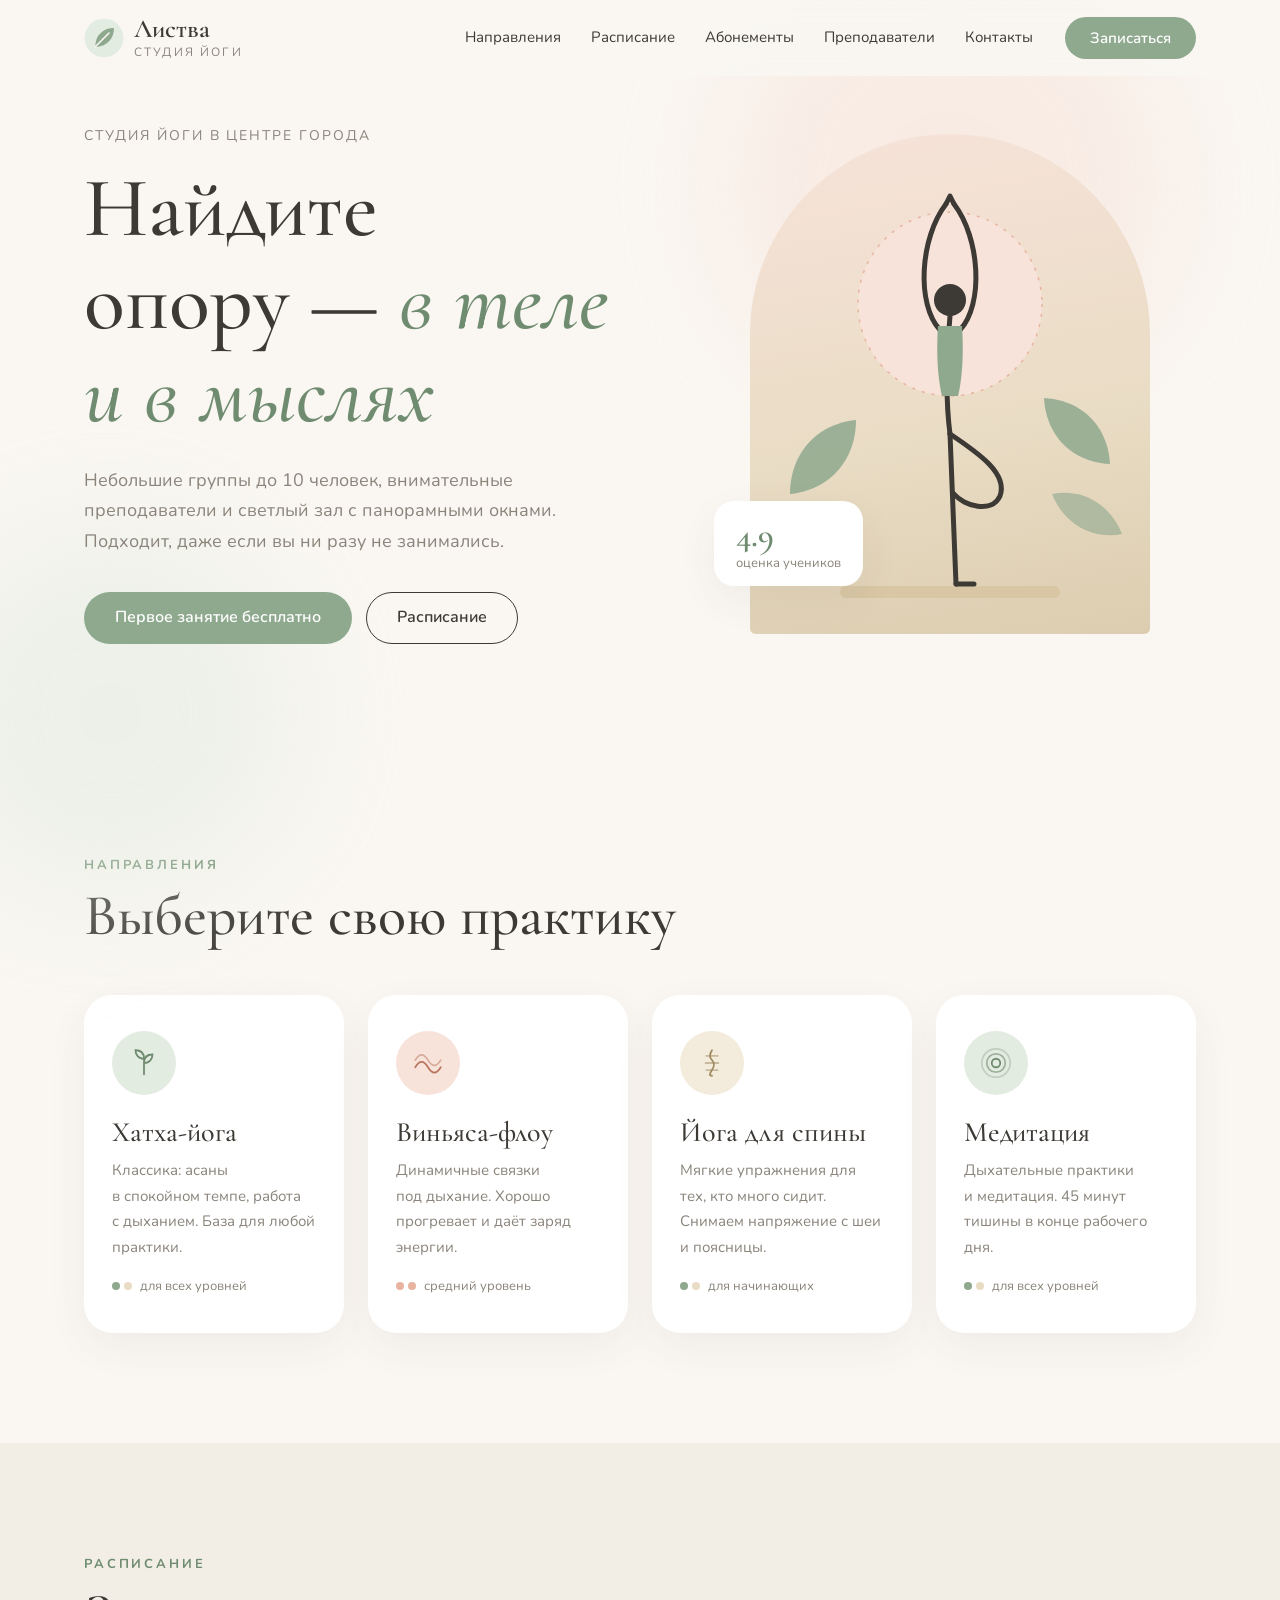
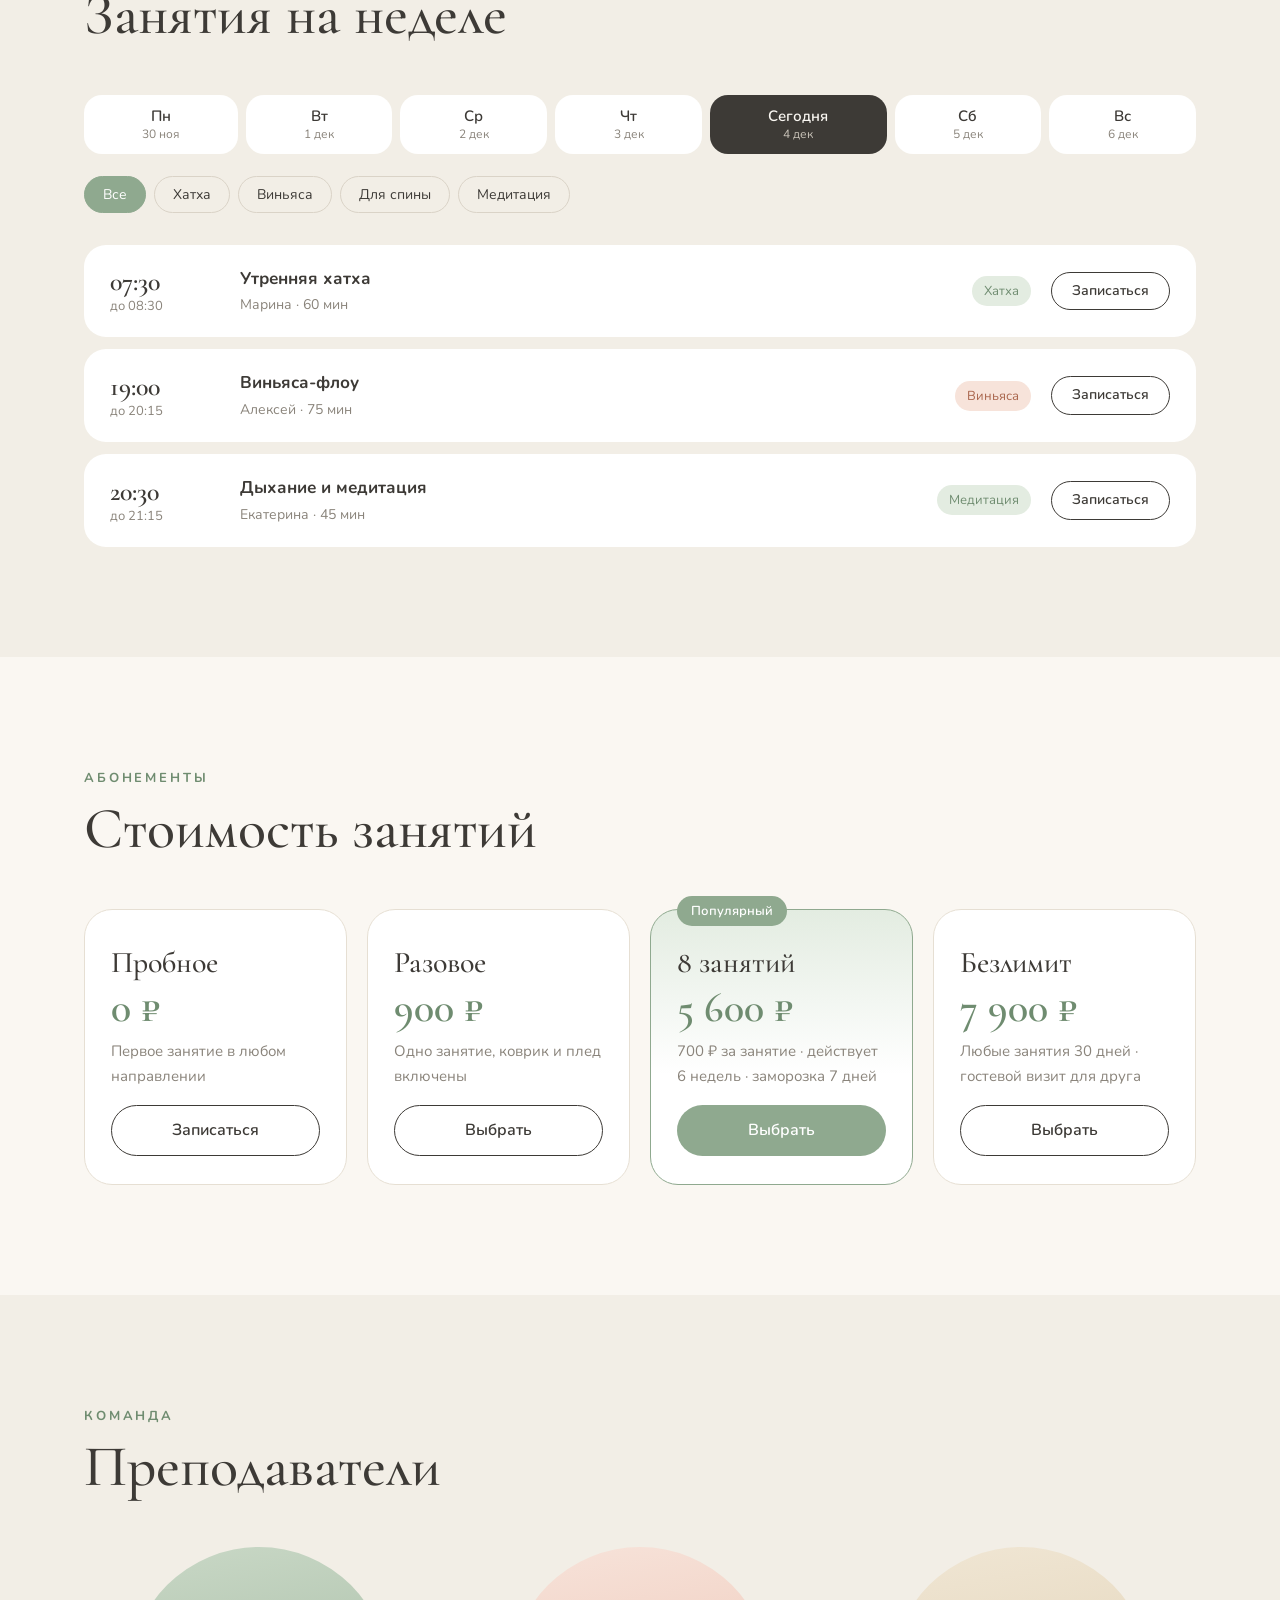
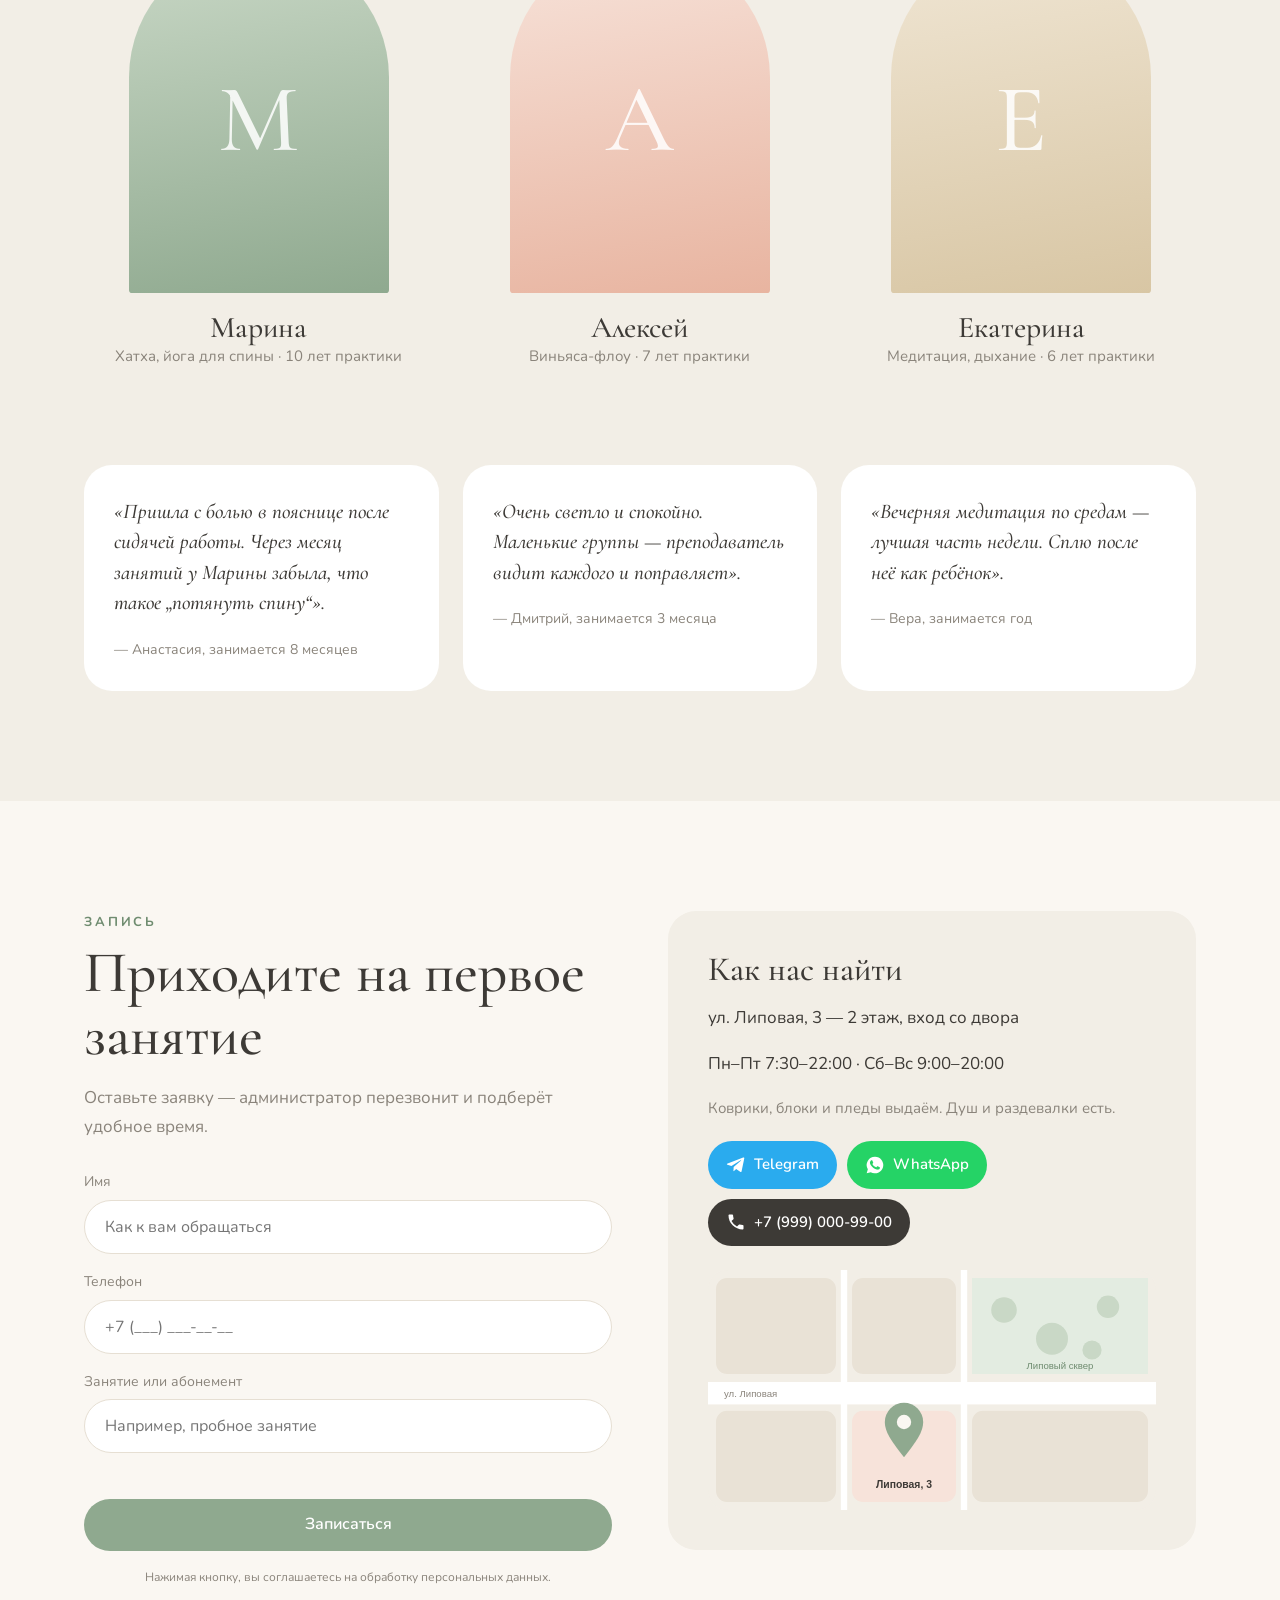
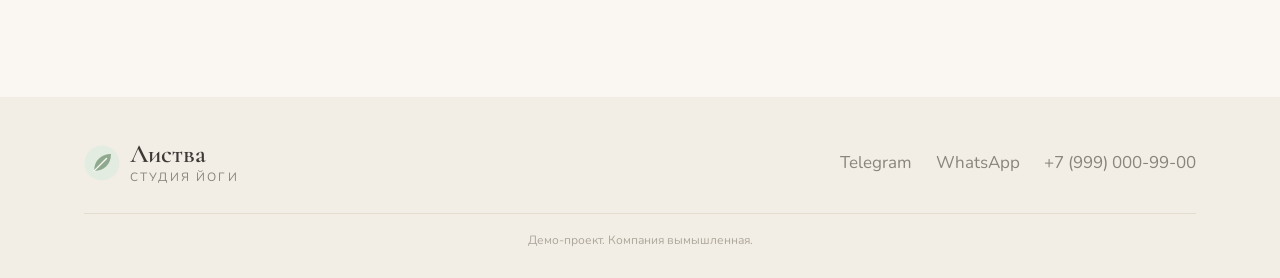
<file: yoga/index.html>
<!DOCTYPE html>
<html lang="ru">
<head>
  <meta charset="UTF-8">
  <meta name="viewport" content="width=device-width, initial-scale=1">

  <!-- ===== Базовое SEO ===== -->
  <title>Студия йоги «Листва» — хатха, виньяса, йога для спины. Расписание и абонементы</title>
  <meta name="description" content="Студия йоги «Листва»: занятия для начинающих и продолжающих, хатха, виньяса, мягкая йога для спины и медитация. Удобное расписание, первое занятие бесплатно.">

  <!-- ===== Open Graph ===== -->
  <!-- og:image и og:url — полные адреса: мессенджеры не понимают относительные пути. Сменится домен — поменяйте здесь -->
  <meta property="og:type" content="website">
  <meta property="og:title" content="Студия йоги «Листва»">
  <meta property="og:description" content="Хатха, виньяса, йога для спины и медитация. Первое занятие бесплатно.">
  <meta property="og:image" content="https://stepan-html.github.io/yoga/img/og.png">
  <meta property="og:url" content="https://stepan-html.github.io/yoga/">
  <meta property="og:locale" content="ru_RU">

  <link rel="icon" href="img/logo.svg" type="image/svg+xml">

  <!-- Шрифты: Cormorant Garamond (заголовки) + Nunito (текст), оба с кириллицей -->
  <link rel="preconnect" href="https://fonts.googleapis.com">
  <link rel="preconnect" href="https://fonts.gstatic.com" crossorigin>
  <link href="https://fonts.googleapis.com/css2?family=Cormorant+Garamond:ital,wght@0,500;0,600;1,500&family=Nunito:wght@400;600;700&display=swap" rel="stylesheet">

  <link rel="stylesheet" href="style.css">
</head>
<body>

  <!-- ===================== ШАПКА ===================== -->
  <header class="header" id="header">
    <div class="container header__inner">
      <a href="#top" class="logo" aria-label="На главную">
        <img src="img/logo.svg" alt="" width="40" height="40">
        <span class="logo__text">Листва<small>студия йоги</small></span>
      </a>

      <nav class="nav" id="nav" aria-label="Основное меню">
        <a href="#directions" class="nav__link">Направления</a>
        <a href="#schedule" class="nav__link">Расписание</a>
        <a href="#prices" class="nav__link">Абонементы</a>
        <a href="#team" class="nav__link">Преподаватели</a>
        <a href="#contacts" class="nav__link">Контакты</a>
        <a href="#signup" class="btn btn--primary nav__cta-mobile">Записаться</a>
      </nav>

      <a href="#signup" class="btn btn--primary header__cta">Записаться</a>

      <button class="burger" id="burger" type="button" aria-label="Открыть меню" aria-expanded="false" aria-controls="nav">
        <span></span><span></span>
      </button>
    </div>
  </header>

  <main id="top">

    <!-- ===================== 1. ПЕРВЫЙ ЭКРАН ===================== -->
    <section class="hero">
      <div class="blob blob--1" aria-hidden="true"></div>
      <div class="blob blob--2" aria-hidden="true"></div>

      <div class="container hero__inner">
        <div class="hero__content">
          <p class="hero__label">Студия йоги в&nbsp;центре города</p>
          <h1 class="hero__title">Найдите опору&nbsp;— <em>в&nbsp;теле и&nbsp;в&nbsp;мыслях</em></h1>
          <p class="hero__text">Небольшие группы до&nbsp;10 человек, внимательные преподаватели и&nbsp;светлый зал с&nbsp;панорамными окнами. Подходит, даже если вы ни&nbsp;разу не&nbsp;занимались.</p>

          <div class="hero__buttons">
            <a href="#signup" class="btn btn--primary">Первое занятие бесплатно</a>
            <a href="#schedule" class="btn btn--ghost">Расписание</a>
          </div>
        </div>

        <!-- Арка с иллюстрацией. Для реального сайта: <img src="img/hero.jpg"> внутри .arch -->
        <div class="hero__visual" aria-hidden="true">
          <div class="arch">
            <img src="img/pose.svg" alt="" width="400" height="500">
          </div>
          <div class="hero__badge"><b>4.9</b><span>оценка учеников</span></div>
        </div>
      </div>
    </section>

    <!-- ===================== 2. НАПРАВЛЕНИЯ ===================== -->
    <section class="directions section" id="directions">
      <div class="container">
        <p class="section__label">Направления</p>
        <h2 class="section__title">Выберите свою практику</h2>

        <div class="directions__grid">
          <article class="direction reveal">
            <div class="direction__icon direction__icon--sage">
              <svg viewBox="0 0 48 48"><path d="M24 40V18M24 18c-8 0-12-6-12-12 8 0 12 5 12 12zM24 24c8 0 12-6 12-12-8 0-12 5-12 12z" fill="none" stroke="currentColor" stroke-width="2.5" stroke-linecap="round"/></svg>
            </div>
            <h3>Хатха-йога</h3>
            <p>Классика: асаны в&nbsp;спокойном темпе, работа с&nbsp;дыханием. База для любой практики.</p>
            <p class="direction__level"><span class="lvl lvl--1"></span>для всех уровней</p>
          </article>
          <article class="direction reveal">
            <div class="direction__icon direction__icon--peach">
              <svg viewBox="0 0 48 48"><path d="M6 30c6-10 12-10 18 0s12 10 18 0" fill="none" stroke="currentColor" stroke-width="2.5" stroke-linecap="round"/><path d="M6 20c6-10 12-10 18 0s12 10 18 0" fill="none" stroke="currentColor" stroke-width="2.5" stroke-linecap="round" opacity=".5"/></svg>
            </div>
            <h3>Виньяса-флоу</h3>
            <p>Динамичные связки под&nbsp;дыхание. Хорошо прогревает и&nbsp;даёт заряд энергии.</p>
            <p class="direction__level"><span class="lvl lvl--2"></span>средний уровень</p>
          </article>
          <article class="direction reveal">
            <div class="direction__icon direction__icon--sand">
              <svg viewBox="0 0 48 48"><path d="M24 6c-4 6-4 10 0 14s4 8 0 14-4 8 0 8" fill="none" stroke="currentColor" stroke-width="2.5" stroke-linecap="round"/><path d="M16 14h16M15 24h18M16 34h16" stroke="currentColor" stroke-width="2.5" stroke-linecap="round" opacity=".5"/></svg>
            </div>
            <h3>Йога для спины</h3>
            <p>Мягкие упражнения для тех, кто много сидит. Снимаем напряжение с&nbsp;шеи и&nbsp;поясницы.</p>
            <p class="direction__level"><span class="lvl lvl--1"></span>для начинающих</p>
          </article>
          <article class="direction reveal">
            <div class="direction__icon direction__icon--sage">
              <svg viewBox="0 0 48 48"><circle cx="24" cy="24" r="6" fill="none" stroke="currentColor" stroke-width="2.5"/><circle cx="24" cy="24" r="13" fill="none" stroke="currentColor" stroke-width="2.5" opacity=".6"/><circle cx="24" cy="24" r="20" fill="none" stroke="currentColor" stroke-width="2.5" opacity=".3"/></svg>
            </div>
            <h3>Медитация</h3>
            <p>Дыхательные практики и&nbsp;медитация. 45 минут тишины в&nbsp;конце рабочего дня.</p>
            <p class="direction__level"><span class="lvl lvl--1"></span>для всех уровней</p>
          </article>
        </div>
      </div>
    </section>

    <!-- ===================== 3. РАСПИСАНИЕ ===================== -->
    <!-- Само расписание лежит в script.js (массив SCHEDULE) — меняйте занятия там -->
    <section class="schedule section section--soft" id="schedule">
      <div class="container">
        <p class="section__label">Расписание</p>
        <h2 class="section__title">Занятия на&nbsp;неделе</h2>

        <div class="schedule__controls">
          <div class="days" id="days" role="tablist" aria-label="Дни недели"></div>
          <div class="filters" id="filters" aria-label="Фильтр по направлениям">
            <button type="button" class="filter is-active" data-type="all">Все</button>
            <button type="button" class="filter" data-type="Хатха">Хатха</button>
            <button type="button" class="filter" data-type="Виньяса">Виньяса</button>
            <button type="button" class="filter" data-type="Для спины">Для спины</button>
            <button type="button" class="filter" data-type="Медитация">Медитация</button>
          </div>
        </div>

        <ul class="lessons" id="lessons" aria-live="polite"></ul>
      </div>
    </section>

    <!-- ===================== 4. АБОНЕМЕНТЫ ===================== -->
    <section class="prices section" id="prices">
      <div class="container">
        <p class="section__label">Абонементы</p>
        <h2 class="section__title">Стоимость занятий</h2>

        <div class="prices__grid">
          <article class="price reveal">
            <h3>Пробное</h3>
            <p class="price__value">0 ₽</p>
            <p class="price__desc">Первое занятие в&nbsp;любом направлении</p>
            <a href="#signup" class="btn btn--ghost btn--full" data-plan="Пробное занятие">Записаться</a>
          </article>
          <article class="price reveal">
            <h3>Разовое</h3>
            <p class="price__value">900 ₽</p>
            <p class="price__desc">Одно занятие, коврик и&nbsp;плед включены</p>
            <a href="#signup" class="btn btn--ghost btn--full" data-plan="Разовое занятие">Выбрать</a>
          </article>
          <article class="price price--popular reveal">
            <span class="price__badge">Популярный</span>
            <h3>8 занятий</h3>
            <p class="price__value">5 600 ₽</p>
            <p class="price__desc">700 ₽ за&nbsp;занятие · действует 6&nbsp;недель · заморозка 7&nbsp;дней</p>
            <a href="#signup" class="btn btn--primary btn--full" data-plan="Абонемент на 8 занятий">Выбрать</a>
          </article>
          <article class="price reveal">
            <h3>Безлимит</h3>
            <p class="price__value">7 900 ₽</p>
            <p class="price__desc">Любые занятия 30&nbsp;дней · гостевой визит для&nbsp;друга</p>
            <a href="#signup" class="btn btn--ghost btn--full" data-plan="Безлимит на месяц">Выбрать</a>
          </article>
        </div>
      </div>
    </section>

    <!-- ===================== 5. ПРЕПОДАВАТЕЛИ И ОТЗЫВЫ ===================== -->
    <section class="team section section--soft" id="team">
      <div class="container">
        <p class="section__label">Команда</p>
        <h2 class="section__title">Преподаватели</h2>

        <div class="team__grid">
          <article class="teacher reveal">
            <div class="teacher__photo teacher__photo--1">М</div>
            <h3>Марина</h3>
            <p>Хатха, йога для&nbsp;спины · 10&nbsp;лет практики</p>
          </article>
          <article class="teacher reveal">
            <div class="teacher__photo teacher__photo--2">А</div>
            <h3>Алексей</h3>
            <p>Виньяса-флоу · 7&nbsp;лет практики</p>
          </article>
          <article class="teacher reveal">
            <div class="teacher__photo teacher__photo--3">Е</div>
            <h3>Екатерина</h3>
            <p>Медитация, дыхание · 6&nbsp;лет практики</p>
          </article>
        </div>

        <div class="reviews">
          <blockquote class="review reveal">
            <p>«Пришла с&nbsp;болью в&nbsp;пояснице после сидячей работы. Через месяц занятий у&nbsp;Марины забыла, что такое „потянуть спину“».</p>
            <footer>— Анастасия, занимается 8 месяцев</footer>
          </blockquote>
          <blockquote class="review reveal">
            <p>«Очень светло и&nbsp;спокойно. Маленькие группы — преподаватель видит каждого и&nbsp;поправляет».</p>
            <footer>— Дмитрий, занимается 3 месяца</footer>
          </blockquote>
          <blockquote class="review reveal">
            <p>«Вечерняя медитация по&nbsp;средам — лучшая часть недели. Сплю после неё как ребёнок».</p>
            <footer>— Вера, занимается год</footer>
          </blockquote>
        </div>
      </div>
    </section>

    <!-- ===================== 6. ЗАПИСЬ И КОНТАКТЫ ===================== -->
    <section class="contacts section" id="contacts">
      <div class="container contacts__inner">

        <div class="signup reveal" id="signup">
          <p class="section__label">Запись</p>
          <h2 class="section__title">Приходите на&nbsp;первое занятие</h2>
          <p class="signup__text">Оставьте заявку — администратор перезвонит и&nbsp;подберёт удобное время.</p>

          <form class="form" id="signup-form" novalidate>
            <label class="form__field">
              <span>Имя</span>
              <input type="text" name="name" placeholder="Как к вам обращаться" required autocomplete="name">
            </label>
            <label class="form__field">
              <span>Телефон</span>
              <input type="tel" name="phone" placeholder="+7 (___) ___-__-__" required autocomplete="tel" inputmode="tel">
            </label>
            <label class="form__field">
              <span>Занятие или абонемент</span>
              <!-- Сюда подставляется занятие из расписания или выбранный абонемент -->
              <input type="text" name="lesson" id="signup-lesson" placeholder="Например, пробное занятие">
            </label>

            <p class="form__error" id="form-error" role="alert"></p>
            <button type="submit" class="btn btn--primary btn--full">Записаться</button>
            <p class="form__policy">Нажимая кнопку, вы соглашаетесь на&nbsp;обработку персональных данных.</p>
          </form>

          <div class="form__success" id="form-success" hidden>
            <div class="form__success-icon">✓</div>
            <p><b>Спасибо!</b> Мы свяжемся с&nbsp;вами.</p>
          </div>
        </div>

        <div class="contacts__info reveal">
          <h3 class="contacts__title">Как нас найти</h3>
          <p>ул. Липовая, 3 — 2&nbsp;этаж, вход со&nbsp;двора</p>
          <p>Пн–Пт 7:30–22:00 · Сб–Вс 9:00–20:00</p>
          <p class="contacts__hint">Коврики, блоки и&nbsp;пледы выдаём. Душ и&nbsp;раздевалки есть.</p>

          <!-- Кнопки связи. Замените номер и username на реальные -->
          <div class="messengers">
            <a href="https://t.me/username" class="messenger messenger--tg" target="_blank" rel="noopener">
              <svg viewBox="0 0 24 24" width="20" height="20" aria-hidden="true"><path fill="currentColor" d="M21.9 4.3 18.7 19.4c-.2 1-.9 1.3-1.7.8l-4.8-3.5-2.3 2.2c-.3.3-.5.5-1 .5l.3-4.9 8.9-8c.4-.3-.1-.5-.6-.2L6.5 13.2 1.8 11.7c-1-.3-1-1 .2-1.5L20.6 3c.9-.3 1.6.2 1.3 1.3z"/></svg>
              Telegram
            </a>
            <a href="https://wa.me/79990009900" class="messenger messenger--wa" target="_blank" rel="noopener">
              <svg viewBox="0 0 24 24" width="20" height="20" aria-hidden="true"><path fill="currentColor" d="M12 2a10 10 0 0 0-8.6 15.1L2 22l5-1.3A10 10 0 1 0 12 2zm5.8 14.1c-.2.7-1.4 1.3-2 1.4-.5.1-1.2.1-1.9-.1-.4-.1-1-.3-1.7-.6-3-1.3-4.9-4.3-5.1-4.5-.1-.2-1.2-1.6-1.2-3s.8-2.2 1-2.5c.3-.3.6-.4.8-.4h.6c.2 0 .4 0 .6.5l.9 2.1c.1.2.1.4 0 .5l-.3.5-.4.5c-.1.1-.3.3-.1.6.2.3.8 1.3 1.7 2.1 1.2 1 2.1 1.3 2.4 1.5.3.1.5.1.6-.1l.9-1c.2-.3.4-.2.6-.1l2 .9c.3.1.5.2.5.3.1.2.1.7-.1 1.3z"/></svg>
              WhatsApp
            </a>
            <a href="tel:+79990009900" class="messenger messenger--phone">
              <svg viewBox="0 0 24 24" width="20" height="20" aria-hidden="true"><path fill="currentColor" d="M6.6 10.8a15 15 0 0 0 6.6 6.6l2.2-2.2c.3-.3.7-.4 1-.2 1.1.4 2.3.6 3.6.6.6 0 1 .4 1 1V20c0 .6-.4 1-1 1A17 17 0 0 1 3 4c0-.6.4-1 1-1h3.5c.6 0 1 .4 1 1 0 1.3.2 2.5.6 3.6.1.3 0 .7-.2 1z"/></svg>
              +7 (999) 000-99-00
            </a>
          </div>

          <!-- Карта-заглушка. Для реального сайта — iframe Яндекс.Карт -->
          <img src="img/map.svg" alt="Схема проезда: студия йоги на Липовой, 3" class="contacts__map" width="560" height="300" loading="lazy">
        </div>
      </div>
    </section>
  </main>

  <!-- ===================== ПОДВАЛ ===================== -->
  <footer class="footer">
    <div class="container footer__inner">
      <a href="#top" class="logo">
        <img src="img/logo.svg" alt="" width="36" height="36">
        <span class="logo__text">Листва<small>студия йоги</small></span>
      </a>
      <nav class="footer__links" aria-label="Контакты">
        <a href="https://t.me/username" target="_blank" rel="noopener">Telegram</a>
        <a href="https://wa.me/79990009900" target="_blank" rel="noopener">WhatsApp</a>
        <a href="tel:+79990009900">+7 (999) 000-99-00</a>
      </nav>
      <p class="footer__demo">Демо-проект. Компания вымышленная.</p>
    </div>
  </footer>

  <!-- Плавающая кнопка связи (только на мобильных) -->
  <a href="https://t.me/username" class="float-btn" target="_blank" rel="noopener" aria-label="Написать в Telegram">
    <svg viewBox="0 0 24 24" width="26" height="26" aria-hidden="true"><path fill="currentColor" d="M21.9 4.3 18.7 19.4c-.2 1-.9 1.3-1.7.8l-4.8-3.5-2.3 2.2c-.3.3-.5.5-1 .5l.3-4.9 8.9-8c.4-.3-.1-.5-.6-.2L6.5 13.2 1.8 11.7c-1-.3-1-1 .2-1.5L20.6 3c.9-.3 1.6.2 1.3 1.3z"/></svg>
  </a>

  <script src="script.js"></script>
</body>
</html>
</file>
<file: autoservice/style.css>
/* =========================================================
   Автосервис «Кардан» — стили
   Структура: переменные → база → общие элементы → блоки по порядку → адаптив
   ========================================================= */

/* ---------- Переменные ---------- */
:root {
  --bg: #F3F4F6;            /* светло-серый фон */
  --white: #FFFFFF;
  --line: #DADDE3;          /* линии и рамки */
  --graphite: #1C1F24;      /* основной текст и тёмные блоки */
  --graphite-2: #2A2E35;    /* карточки на тёмном фоне */
  --muted: #646B78;         /* второстепенный текст */
  --orange: #F26B1D;        /* сигнальный акцент */
  --orange-dark: #D85A10;
  --yellow: #F5C518;        /* «предупреждающая» полоса */
  --green: #2FA36B;
  --danger: #D64545;

  --font-head: "Exo 2", "Segoe UI", Arial, sans-serif;
  --font-body: "Roboto", "Segoe UI", Arial, sans-serif;

  --radius: 6px;            /* строгие, почти прямые углы */
  --header-h: 72px;
}

/* ---------- База ---------- */
*, *::before, *::after { box-sizing: border-box; }

html {
  scroll-behavior: smooth;              /* плавная прокрутка по якорям */
  scroll-padding-top: var(--header-h);  /* учёт липкой шапки */
}

body {
  margin: 0;
  font-family: var(--font-body);
  font-size: 16px;
  line-height: 1.6;
  color: var(--graphite);
  background: var(--white);
}

img { max-width: 100%; display: block; }
a { color: inherit; }
h1, h2, h3 { margin: 0; font-family: var(--font-head); line-height: 1.15; }
p { margin: 0 0 1em; }

.container { width: 100%; max-width: 1200px; margin: 0 auto; padding: 0 20px; }

/* ---------- Кнопки ---------- */
.btn {
  display: inline-flex;
  align-items: center;
  justify-content: center;
  padding: 15px 28px;
  border: 0;
  border-radius: var(--radius);
  font: 700 15px/1.2 var(--font-head);
  letter-spacing: .04em;
  text-transform: uppercase;
  text-decoration: none;
  cursor: pointer;
  transition: background .2s, transform .2s;
}
.btn:hover { transform: translateY(-1px); }
.btn--accent { background: var(--orange); color: #fff; }
.btn--accent:hover { background: var(--orange-dark); }
.btn--dark { background: var(--graphite); color: #fff; }
.btn--dark:hover { background: #000; }
.btn--full { width: 100%; }
.btn:disabled { background: #8A8F98; cursor: not-allowed; transform: none; }

/* ---------- Секции ---------- */
.section { padding: 96px 0; }
.section--gray { background: var(--bg); }
.section--dark { background: var(--graphite); color: #fff; }

.section__head { margin-bottom: 44px; }
.section__label {
  margin-bottom: 10px;
  font: 700 14px var(--font-head);
  letter-spacing: .12em;
  text-transform: uppercase;
  color: var(--orange);
}
.section__title { font-size: clamp(30px, 4vw, 46px); font-weight: 800; margin-bottom: 14px; }
.section__text { max-width: 640px; color: var(--muted); }
.section--dark .section__text { color: #A9AFBA; }

.reveal { opacity: 0; transform: translateY(20px); transition: opacity .6s, transform .6s; }
.reveal.is-visible { opacity: 1; transform: none; }

/* ---------- Логотип ---------- */
.logo { display: inline-flex; align-items: center; gap: 10px; text-decoration: none; }
.logo__text {
  display: flex;
  flex-direction: column;
  font: 800 22px/1 var(--font-head);
  letter-spacing: .06em;
}
.logo__text small { margin-top: 3px; font: 500 12px var(--font-body); letter-spacing: .2em; color: var(--muted); text-transform: uppercase; }
.logo--light { color: #fff; }

/* =========================================================
   ВЕРХНЯЯ ПОЛОСКА И ШАПКА
   ========================================================= */
.topbar { background: var(--graphite); color: #C9CDD4; font-size: 13px; }
.topbar__inner { display: flex; justify-content: flex-end; gap: 28px; padding-top: 7px; padding-bottom: 7px; }
.topbar a { color: #fff; text-decoration: none; font-weight: 500; }

.header {
  position: sticky;
  top: 0;
  z-index: 100;
  background: var(--white);
  border-bottom: 1px solid var(--line);
  transition: box-shadow .3s;
}
.header.is-scrolled { box-shadow: 0 4px 18px rgba(0, 0, 0, .06); }
.header__inner { display: flex; align-items: center; gap: 32px; height: var(--header-h); }

.nav { display: flex; gap: 28px; margin-left: auto; }
.nav__link { font-weight: 500; text-decoration: none; position: relative; }
.nav__link::after {
  content: "";
  position: absolute;
  left: 0; right: 0; bottom: -25px;
  height: 3px;
  background: var(--orange);
  transform: scaleX(0);
  transition: transform .2s;
}
.nav__link:hover::after { transform: scaleX(1); }
.nav__cta-mobile { display: none; }
.header__cta { padding: 12px 22px; }

.burger { display: none; width: 44px; height: 44px; margin-left: auto; padding: 10px; border: 0; background: none; cursor: pointer; }
.burger span { display: block; height: 3px; margin: 4px 0; background: var(--graphite); transition: transform .3s, opacity .3s; }
.burger.is-open span:nth-child(1) { transform: translateY(7px) rotate(45deg); }
.burger.is-open span:nth-child(2) { opacity: 0; }
.burger.is-open span:nth-child(3) { transform: translateY(-7px) rotate(-45deg); }

/* =========================================================
   1. ПЕРВЫЙ ЭКРАН
   ========================================================= */
.hero {
  position: relative;
  padding: 64px 0 88px;
  background:
    linear-gradient(90deg, var(--bg) 0 55%, transparent 55%),
    linear-gradient(180deg, var(--bg), #E7E9ED);
  overflow: hidden;
}
.hero__inner { display: grid; grid-template-columns: 1.05fr 1fr; gap: 40px; align-items: center; }

.hero__label {
  display: inline-flex;
  align-items: center;
  gap: 8px;
  padding: 6px 12px;
  border: 1px solid var(--line);
  border-radius: 999px;
  background: var(--white);
  font-size: 14px;
  font-weight: 500;
}
/* Мигающая зелёная точка «свободно» */
.hero__dot { width: 8px; height: 8px; border-radius: 50%; background: var(--green); animation: blink 1.6s infinite; }
@keyframes blink { 50% { opacity: .3; } }

.hero__title { margin: 16px 0 18px; font-size: clamp(34px, 4.6vw, 56px); font-weight: 800; }
.hero__title span { color: var(--orange); }
.hero__text { max-width: 520px; font-size: 18px; color: var(--muted); }
.hero__buttons { display: flex; flex-wrap: wrap; gap: 12px; margin: 28px 0 32px; }

.guarantees { display: grid; gap: 10px; margin: 0; padding: 0; list-style: none; font-weight: 500; }
.guarantees li { display: flex; align-items: center; gap: 10px; }
.guarantees svg { flex-shrink: 0; padding: 3px; border-radius: 4px; background: var(--graphite); color: var(--yellow); }

.hero__visual img { width: 100%; max-width: 580px; margin-left: auto; }

/* Жёлто-чёрная «предупреждающая» полоса внизу */
.hazard {
  position: absolute;
  left: 0; right: 0; bottom: 0;
  height: 12px;
  background: repeating-linear-gradient(-45deg, var(--yellow) 0 14px, var(--graphite) 14px 28px);
}

/* =========================================================
   2. УСЛУГИ
   ========================================================= */
.services__grid {
  display: grid;
  grid-template-columns: repeat(3, 1fr);
  gap: 1px;                           /* сетка с тонкими линиями-разделителями */
  background: var(--line);
  border: 1px solid var(--line);
}
.service { padding: 32px 28px; background: var(--white); transition: background .2s; }
.service:hover { background: #FFF7F2; }
.service__icon { width: 52px; height: 52px; margin-bottom: 18px; color: var(--orange); }
.service__icon svg { width: 100%; height: 100%; }
.service h3 { font-size: 21px; margin-bottom: 8px; }
.service p { color: var(--muted); font-size: 15px; }
.service__price { margin: 0; font: 700 20px var(--font-head); color: var(--graphite) !important; }

/* =========================================================
   3. КАЛЬКУЛЯТОР
   ========================================================= */
.calc__inner { display: grid; grid-template-columns: 1.6fr 1fr; gap: 32px; align-items: start; }

.calc__group { margin: 0 0 28px; padding: 0; border: 0; }
.calc__group legend { margin-bottom: 14px; font: 700 18px var(--font-head); }

.car-types { display: grid; grid-template-columns: repeat(3, 1fr); gap: 10px; }
.car-type input, .work input { position: absolute; opacity: 0; pointer-events: none; }
.car-type span {
  display: flex;
  flex-direction: column;
  padding: 14px 16px;
  border: 2px solid #3A3F48;
  border-radius: var(--radius);
  background: var(--graphite-2);
  cursor: pointer;
  transition: border-color .2s;
}
.car-type small { color: #A9AFBA; font-size: 13px; }
.car-type input:checked + span { border-color: var(--orange); }
.car-type input:focus-visible + span { outline: 2px solid var(--yellow); }

.works { display: grid; grid-template-columns: 1fr 1fr; gap: 10px; }
.work {
  position: relative;
  display: flex;
  align-items: center;
  gap: 12px;
  padding: 14px 16px 14px 46px;
  border: 2px solid #3A3F48;
  border-radius: var(--radius);
  background: var(--graphite-2);
  cursor: pointer;
  transition: border-color .2s, background .2s;
}
/* Квадратная «галочка» */
.work::before {
  content: "";
  position: absolute;
  left: 16px; top: 50%;
  width: 18px; height: 18px;
  margin-top: -9px;
  border: 2px solid #6B717C;
  border-radius: 3px;
  transition: all .2s;
}
.work:has(input:checked) { border-color: var(--orange); background: #33302D; }
.work:has(input:checked)::before {
  border-color: var(--orange);
  background: var(--orange) url("data:image/svg+xml,%3Csvg xmlns='http://www.w3.org/2000/svg' viewBox='0 0 24 24'%3E%3Cpath d='M5 12l5 5 9-10' fill='none' stroke='white' stroke-width='3'/%3E%3C/svg%3E") center / 14px no-repeat;
}
.work:has(input:focus-visible) { outline: 2px solid var(--yellow); }
.work span { flex: 1; font-size: 15px; }
.work b { font-family: var(--font-head); color: var(--orange); white-space: nowrap; }

.calc__total {
  position: sticky;
  top: calc(var(--header-h) + 20px);
  padding: 28px;
  border-radius: var(--radius);
  background: var(--white);
  color: var(--graphite);
  border-top: 6px solid var(--orange);
}
.calc__total-label { margin: 0; font-size: 14px; color: var(--muted); text-transform: uppercase; letter-spacing: .1em; }
.calc__sum { margin: 4px 0; font: 800 48px/1.1 var(--font-head); }
.calc__count { color: var(--muted); font-size: 15px; }
.calc__selected { margin: 0 0 20px; padding: 0; list-style: none; font-size: 14px; }
.calc__selected li { display: flex; justify-content: space-between; gap: 10px; padding: 6px 0; border-bottom: 1px dashed var(--line); }
.calc__note { margin: 12px 0 0; font-size: 13px; color: var(--muted); text-align: center; }

/* Полный прайс */
.pricelist { margin-top: 40px; border-top: 1px solid #3A3F48; }
.pricelist summary {
  padding: 20px 0;
  font: 700 18px var(--font-head);
  cursor: pointer;
  list-style: none;
}
.pricelist summary::-webkit-details-marker { display: none; }
.pricelist summary::after { content: " ↓"; color: var(--orange); }
.pricelist[open] summary::after { content: " ↑"; }
.pricelist__grid { display: grid; grid-template-columns: repeat(3, 1fr); gap: 24px; }
.pricelist table { width: 100%; border-collapse: collapse; font-size: 15px; }
.pricelist caption { padding-bottom: 8px; text-align: left; font: 700 16px var(--font-head); color: var(--yellow); }
.pricelist td { padding: 9px 0; border-bottom: 1px solid #3A3F48; }
.pricelist td:last-child { text-align: right; white-space: nowrap; font-weight: 500; }

/* =========================================================
   4. ПОЧЕМУ МЫ
   ========================================================= */
.numbers { display: grid; grid-template-columns: repeat(4, 1fr); margin: 0 0 56px; padding: 0; list-style: none; border: 1px solid var(--line); }
.numbers li { padding: 28px 24px; border-right: 1px solid var(--line); }
.numbers li:last-child { border-right: 0; }
.numbers b { display: block; font: 800 38px/1.1 var(--font-head); color: var(--orange); }
.numbers span { color: var(--muted); font-size: 15px; }

.process { display: grid; grid-template-columns: repeat(4, 1fr); gap: 24px; margin: 0; padding: 0; list-style: none; counter-reset: none; }
.process li { position: relative; }
.process li > span {
  display: grid;
  place-items: center;
  width: 44px; height: 44px;
  margin-bottom: 14px;
  background: var(--graphite);
  color: var(--yellow);
  font: 800 20px var(--font-head);
  border-radius: var(--radius);
}
/* Стрелка-соединитель между шагами */
.process li:not(:last-child)::after {
  content: "";
  position: absolute;
  top: 21px; left: 56px; right: -12px;
  border-top: 2px dashed var(--line);
}
.process h3 { font-size: 19px; margin-bottom: 6px; }
.process p { color: var(--muted); font-size: 15px; margin: 0; }

/* =========================================================
   5. ОТЗЫВЫ
   ========================================================= */
.reviews__grid { display: grid; grid-template-columns: repeat(3, 1fr); gap: 20px; }
.review { padding: 28px; background: var(--white); border-left: 4px solid var(--orange); border-radius: var(--radius); }
.review header { display: flex; justify-content: space-between; align-items: center; font-size: 18px; }
.review__stars { color: var(--orange); letter-spacing: 2px; }
.review__car { margin: 4px 0 14px; font-size: 14px; color: var(--muted); }
.review p:last-child { margin: 0; }

/* =========================================================
   6. ЗАПИСЬ И КОНТАКТЫ
   ========================================================= */
.contacts__inner { display: grid; grid-template-columns: 1.2fr 1fr; gap: 48px; align-items: start; }

.form { display: grid; gap: 16px; }
.form__row { display: grid; grid-template-columns: 1fr 1fr; gap: 14px; }
.form__field { display: grid; gap: 6px; font-size: 14px; font-weight: 500; }
.form__field input,
.form__field textarea {
  width: 100%;
  padding: 13px 14px;
  border: 1px solid var(--line);
  border-radius: var(--radius);
  background: var(--bg);
  color: var(--graphite);
  font: 400 16px var(--font-body);   /* 16px — без автозума на iPhone */
  outline: none;
  transition: border-color .2s, background .2s;
}
.form__field textarea { resize: vertical; min-height: 96px; }
.form__field input:focus,
.form__field textarea:focus { border-color: var(--orange); background: var(--white); }
.form__field .is-invalid { border-color: var(--danger); }
/* Подсветка поля, когда в него подставили расчёт из калькулятора */
.form__field .is-filled { animation: flash 1.2s ease; }
@keyframes flash { 0% { background: #FFE3D1; } 100% { background: var(--bg); } }
.form__error { min-height: 1em; margin: 0; color: var(--danger); font-size: 14px; }
.form__policy { margin: 0; font-size: 12px; color: var(--muted); text-align: center; }

.form__success { padding: 40px; border: 2px solid var(--orange); text-align: center; font-size: 20px; }
.form__success-icon {
  display: grid;
  place-items: center;
  width: 72px; height: 72px;
  margin: 0 auto 16px;
  background: var(--orange);
  color: #fff;
  font-size: 34px;
  border-radius: var(--radius);
}

.contacts__info { padding: 32px; background: var(--bg); border-radius: var(--radius); }
.contacts__title { font-size: 26px; margin-bottom: 12px; }
.contacts__list { display: grid; grid-template-columns: auto 1fr; gap: 8px 18px; margin: 16px 0; }
.contacts__list dt { color: var(--muted); }
.contacts__list dd { margin: 0; font-weight: 500; }

.status { display: inline-flex; align-items: center; gap: 8px; margin: 0; font-weight: 500; }
.status::before { content: ""; width: 10px; height: 10px; border-radius: 50%; background: var(--muted); }
.status.is-open::before { background: var(--green); }
.status.is-closed::before { background: var(--danger); }

.messengers { display: flex; flex-wrap: wrap; gap: 10px; margin-bottom: 20px; }
.messenger {
  display: inline-flex;
  align-items: center;
  gap: 8px;
  padding: 11px 16px;
  border-radius: var(--radius);
  color: #fff;
  font-weight: 500;
  font-size: 15px;
  text-decoration: none;
  transition: filter .2s;
}
.messenger:hover { filter: brightness(1.1); }
.messenger--tg { background: #2AABEE; }
.messenger--wa { background: #25D366; }
.messenger--phone { background: var(--graphite); }
.contacts__map { width: 100%; height: auto; border-radius: var(--radius); }

/* =========================================================
   ПОДВАЛ
   ========================================================= */
.footer { position: relative; padding: 52px 0 28px; background: var(--graphite); color: #C9CDD4; }
.footer::before {
  content: "";
  position: absolute;
  left: 0; right: 0; top: 0;
  height: 8px;
  background: repeating-linear-gradient(-45deg, var(--yellow) 0 12px, var(--graphite) 12px 24px);
}
.footer__inner { display: flex; flex-wrap: wrap; align-items: center; justify-content: space-between; gap: 20px; }
.footer .logo__text small { color: #8A8F98; }
.footer__links { display: flex; flex-wrap: wrap; gap: 24px; }
.footer__links a { text-decoration: none; }
.footer__links a:hover { color: var(--orange); }
.footer__demo {
  width: 100%;
  margin: 8px 0 0;
  padding-top: 16px;
  border-top: 1px solid #3A3F48;
  font-size: 12px;
  color: #7A808B;
  text-align: center;
}

.float-btn {
  position: fixed;
  right: 16px; bottom: 16px;
  z-index: 90;
  display: none;
  place-items: center;
  width: 56px; height: 56px;
  border-radius: 50%;
  background: var(--orange);
  color: #fff;
  box-shadow: 0 8px 24px rgba(0, 0, 0, .25);
}

/* =========================================================
   АДАПТИВ
   ========================================================= */
@media (max-width: 1024px) {
  .header__cta { display: none; }
  .services__grid { grid-template-columns: repeat(2, 1fr); }
  .calc__inner { grid-template-columns: 1fr; }
  .calc__total { position: static; }
  .pricelist__grid { grid-template-columns: 1fr; }
  .numbers { grid-template-columns: repeat(2, 1fr); }
  .numbers li:nth-child(2) { border-right: 0; }
  .numbers li:nth-child(-n+2) { border-bottom: 1px solid var(--line); }
  .process { grid-template-columns: repeat(2, 1fr); }
  .process li::after { display: none; }
  .reviews__grid { grid-template-columns: 1fr; max-width: 640px; }
}

@media (max-width: 900px) {
  .topbar__inner { justify-content: space-between; gap: 12px; }
  .topbar__inner span:nth-child(2) { display: none; }

  .burger { display: block; }
  .nav {
    position: fixed;
    top: calc(var(--header-h) + 34px); left: 0; right: 0;
    flex-direction: column;
    gap: 0;
    padding: 8px 20px 24px;
    background: var(--white);
    border-bottom: 1px solid var(--line);
    box-shadow: 0 20px 30px rgba(0, 0, 0, .08);
    transform: translateY(-130%);
    visibility: hidden;
    transition: transform .35s ease, visibility .35s;
  }
  .header.is-scrolled .nav { top: var(--header-h); }
  .nav.is-open { transform: none; visibility: visible; }
  .nav__link { padding: 14px 0; border-bottom: 1px solid var(--line); font-size: 18px; }
  .nav__link::after { display: none; }
  .nav__cta-mobile { display: flex; margin-top: 18px; }

  .hero { background: var(--bg); }
  .hero__inner, .contacts__inner { grid-template-columns: 1fr; }
  .hero__visual { max-width: 480px; margin: 0 auto; }
  .float-btn { display: grid; }
}

@media (max-width: 560px) {
  .section { padding: 64px 0; }
  .container { padding: 0 16px; }
  .section__head { margin-bottom: 30px; }

  .hero { padding: 36px 0 60px; }
  .hero__text { font-size: 16px; }
  .hero__buttons .btn { width: 100%; }

  .services__grid { grid-template-columns: 1fr; }
  .service { padding: 24px 20px; }

  .car-types { grid-template-columns: 1fr; }
  .car-type span { flex-direction: row; justify-content: space-between; align-items: center; }
  .works { grid-template-columns: 1fr; }
  .calc__total { padding: 22px 18px; }
  .calc__sum { font-size: 40px; }

  .numbers b { font-size: 30px; }
  .numbers li { padding: 20px 16px; }
  .process { grid-template-columns: 1fr; }

  .review { padding: 22px 18px; }
  .form__row { grid-template-columns: 1fr; }
  .contacts__info { padding: 22px 18px; }
  .messenger { flex: 1 1 auto; justify-content: center; }

  .footer__inner { flex-direction: column; text-align: center; }
  .footer__links { justify-content: center; }
}

@media (prefers-reduced-motion: reduce) {
  html { scroll-behavior: auto; }
  *, *::before, *::after { animation: none !important; transition: none !important; }
  .reveal { opacity: 1; transform: none; }
}
</file>
<file: barber/style.css>
/* =========================================================
   Барбершоп «Кремень» — стили
   Структура: переменные → база → общие элементы → блоки по порядку → адаптив
   ========================================================= */

/* ---------- Переменные: цвета и шрифты меняются здесь ---------- */
:root {
  --bg: #121212;            /* основной фон */
  --bg-alt: #181818;        /* фон чередующихся секций */
  --card: #1E1E1E;          /* карточки */
  --line: #2E2E2E;          /* тонкие линии-разделители */
  --text: #EAE6DF;          /* основной текст («кость») */
  --muted: #9C968C;         /* второстепенный текст */
  --brass: #C9A04A;         /* латунный акцент */
  --brass-light: #E0BC6E;   /* акцент при наведении */
  --danger: #D2604B;

  --font-head: "Oswald", "Arial Narrow", sans-serif;
  --font-body: "Inter", "Segoe UI", Arial, sans-serif;

  --radius: 4px;            /* почти прямые углы — строгий стиль */
  --header-h: 76px;
}

/* ---------- База ---------- */
*, *::before, *::after { box-sizing: border-box; }

html {
  scroll-behavior: smooth;                /* плавная прокрутка по якорям */
  scroll-padding-top: var(--header-h);    /* учёт липкой шапки */
}

body {
  margin: 0;
  font-family: var(--font-body);
  font-size: 16px;
  line-height: 1.6;
  color: var(--text);
  background: var(--bg);
  -webkit-font-smoothing: antialiased;
}

img { max-width: 100%; display: block; }
a { color: inherit; }
h1, h2, h3 { margin: 0; line-height: 1.1; font-family: var(--font-head); text-transform: uppercase; }
p { margin: 0 0 1em; }

.container {
  width: 100%;
  max-width: 1200px;
  margin: 0 auto;
  padding: 0 20px;
}

/* ---------- Кнопки ---------- */
.btn {
  display: inline-flex;
  align-items: center;
  justify-content: center;
  padding: 15px 30px;
  border: 2px solid transparent;
  border-radius: var(--radius);
  font: 600 15px/1 var(--font-head);
  letter-spacing: .12em;
  text-transform: uppercase;
  text-decoration: none;
  cursor: pointer;
  transition: background .2s, color .2s, border-color .2s;
}
.btn--accent { background: var(--brass); color: #121212; }
.btn--accent:hover { background: var(--brass-light); }
.btn--ghost { border-color: var(--text); color: var(--text); background: transparent; }
.btn--ghost:hover { border-color: var(--brass); color: var(--brass); }
.btn--small { padding: 11px 20px; font-size: 13px; }
.btn--full { width: 100%; }

/* ---------- Общие стили секций ---------- */
.section { padding: 100px 0; }
.section--alt { background: var(--bg-alt); }

.section__head { margin-bottom: 48px; }
.section__label {
  display: flex;
  align-items: center;
  gap: 12px;
  margin-bottom: 12px;
  font: 600 13px var(--font-head);
  letter-spacing: .25em;
  text-transform: uppercase;
  color: var(--brass);
}
/* Латунная чёрточка перед подписью */
.section__label::before {
  content: "";
  width: 32px; height: 2px;
  background: var(--brass);
}
.section__title { font-size: clamp(34px, 5vw, 56px); margin-bottom: 16px; }
.section__text { max-width: 560px; color: var(--muted); }

/* Появление блоков при прокрутке (класс ставит script.js) */
.reveal { opacity: 0; transform: translateY(24px); transition: opacity .6s, transform .6s; }
.reveal.is-visible { opacity: 1; transform: none; }

/* ---------- Логотип ---------- */
.logo { display: inline-flex; align-items: center; gap: 10px; text-decoration: none; }
.logo__text {
  font: 700 24px var(--font-head);
  letter-spacing: .14em;
  text-transform: uppercase;
}

/* =========================================================
   ШАПКА
   ========================================================= */
.header {
  position: sticky;
  top: 0;
  z-index: 100;
  background: rgba(18, 18, 18, .92);
  backdrop-filter: blur(8px);
  border-bottom: 1px solid transparent;
  transition: border-color .3s;
}
.header.is-scrolled { border-color: var(--line); }

.header__inner { display: flex; align-items: center; gap: 32px; height: var(--header-h); }

.nav { display: flex; gap: 30px; margin-left: auto; }
.nav__link {
  font: 500 15px var(--font-head);
  letter-spacing: .12em;
  text-transform: uppercase;
  text-decoration: none;
  transition: color .2s;
}
.nav__link:hover { color: var(--brass); }
.nav__cta-mobile { display: none; }

.burger {
  display: none;
  width: 44px; height: 44px;
  margin-left: auto;
  padding: 10px;
  border: 0;
  background: none;
  cursor: pointer;
}
.burger span {
  display: block;
  height: 2px;
  margin: 5px 0;
  background: var(--text);
  transition: transform .3s, opacity .3s;
}
.burger.is-open span:nth-child(1) { transform: translateY(7px) rotate(45deg); }
.burger.is-open span:nth-child(2) { opacity: 0; }
.burger.is-open span:nth-child(3) { transform: translateY(-7px) rotate(-45deg); }

/* =========================================================
   1. ПЕРВЫЙ ЭКРАН
   ========================================================= */
.hero {
  position: relative;
  padding: 56px 0 80px;
  overflow: hidden;
  /* Латунное свечение + тонкая диагональная фактура */
  background:
    radial-gradient(circle at 78% 45%, rgba(201, 160, 74, .18), transparent 45%),
    repeating-linear-gradient(135deg, rgba(255,255,255,.018) 0 2px, transparent 2px 14px),
    var(--bg);
}
.hero__inner {
  display: grid;
  grid-template-columns: 1.25fr 1fr;
  align-items: center;
  gap: 48px;
}
.hero__label {
  font: 500 14px var(--font-head);
  letter-spacing: .3em;
  text-transform: uppercase;
  color: var(--muted);
}
.hero__title {
  margin: 0 0 24px;
  font-size: clamp(38px, 5vw, 64px);
  line-height: 1.02;
}
.hero__title span { color: var(--brass); }
.hero__text { max-width: 520px; font-size: 18px; color: var(--muted); }
.hero__buttons { display: flex; flex-wrap: wrap; gap: 14px; margin: 32px 0 48px; }

.stats {
  display: flex;
  gap: 40px;
  margin: 0;
  padding: 28px 0 0;
  list-style: none;
  border-top: 1px solid var(--line);
}
.stats li { display: flex; flex-direction: column; }
.stats b { font: 600 34px/1.1 var(--font-head); color: var(--brass); }
.stats span { font-size: 14px; color: var(--muted); }

.hero__visual img {
  width: 100%;
  max-width: 440px;
  margin: 0 auto;
  animation: spinIn 1.2s ease both;
}
@keyframes spinIn {
  from { opacity: 0; transform: rotate(-20deg) scale(.9); }
  to   { opacity: 1; transform: none; }
}

/* =========================================================
   2. ПРАЙС
   ========================================================= */
.prices__grid {
  display: grid;
  grid-template-columns: repeat(2, 1fr);
  gap: 24px;
}
.price-card {
  padding: 32px;
  border: 1px solid var(--line);
  border-radius: var(--radius);
  background: var(--card);
}
.price-card--accent { border-color: var(--brass); }
.price-card__title {
  display: flex;
  align-items: center;
  gap: 12px;
  margin-bottom: 18px;
  font-size: 24px;
  letter-spacing: .06em;
}
.price-card__title svg { color: var(--brass); flex-shrink: 0; }

.price-list { margin: 0; padding: 0; list-style: none; }
.price-row {
  display: grid;
  grid-template-columns: 1fr auto auto;
  align-items: baseline;
  gap: 16px;
  padding: 13px 0;
  border-bottom: 1px dashed var(--line);
}
.price-row:last-child { border-bottom: 0; }
.price-row__name { font-weight: 500; }
.price-row__time { font-size: 13px; color: var(--muted); white-space: nowrap; }
.price-row__price {
  min-width: 80px;
  text-align: right;
  font: 600 18px var(--font-head);
  color: var(--brass);
  white-space: nowrap;
}
.tag {
  display: inline-block;
  margin-left: 6px;
  padding: 2px 8px;
  border-radius: 2px;
  background: var(--brass);
  color: #121212;
  font: 600 11px var(--font-head);
  font-style: normal;
  letter-spacing: .1em;
  text-transform: uppercase;
  vertical-align: middle;
}

/* =========================================================
   3. МАСТЕРА
   ========================================================= */
.masters__grid {
  display: grid;
  grid-template-columns: repeat(4, 1fr);
  gap: 24px;
}
.master {
  padding: 0 0 28px;
  border: 1px solid var(--line);
  border-radius: var(--radius);
  background: var(--card);
  text-align: center;
  overflow: hidden;
}
/* «Фото» мастера: заглушка с инициалом. Для реального сайта — <img> */
.master__photo {
  display: grid;
  place-items: center;
  aspect-ratio: 4 / 4.2;
  margin-bottom: 22px;
  font: 700 96px var(--font-head);
  color: rgba(234, 230, 223, .12);
  filter: grayscale(.2);
  transition: color .3s;
}
.master:hover .master__photo { color: rgba(201, 160, 74, .45); }
.master__photo--1 { background: linear-gradient(160deg, #2b2620, #151515); }
.master__photo--2 { background: linear-gradient(160deg, #262a2c, #151515); }
.master__photo--3 { background: linear-gradient(160deg, #2c2424, #151515); }
.master__photo--4 { background: linear-gradient(160deg, #24292a, #151515); }

.master__level {
  margin-bottom: 4px;
  font: 500 12px var(--font-head);
  letter-spacing: .2em;
  text-transform: uppercase;
  color: var(--brass);
}
.master__name { font-size: 28px; margin-bottom: 6px; }
.master__info { margin: 0 16px 6px; font-size: 14px; color: var(--muted); }
.master__price { margin-bottom: 18px; font-weight: 600; }

/* =========================================================
   4. ГАЛЕРЕЯ
   ========================================================= */
.works__grid {
  display: grid;
  grid-template-columns: repeat(3, 1fr);
  gap: 16px;
}
.work { position: relative; margin: 0; overflow: hidden; border-radius: var(--radius); }
.work__art {
  display: grid;
  place-items: center;
  aspect-ratio: 4 / 3;
  background:
    repeating-linear-gradient(45deg, rgba(255,255,255,.025) 0 2px, transparent 2px 12px),
    linear-gradient(145deg, #262320, #141414);
  color: rgba(201, 160, 74, .55);
  transition: transform .5s;
}
.work__art svg { width: 30%; height: 30%; }
.work:hover .work__art { transform: scale(1.05); }
.work figcaption {
  position: absolute;
  left: 0; right: 0; bottom: 0;
  padding: 40px 18px 14px;
  background: linear-gradient(transparent, rgba(0,0,0,.85));
  font: 500 16px var(--font-head);
  letter-spacing: .1em;
  text-transform: uppercase;
}

/* =========================================================
   5. ОТЗЫВЫ
   ========================================================= */
.reviews__grid {
  display: grid;
  grid-template-columns: repeat(3, 1fr);
  gap: 24px;
}
.review {
  margin: 0;
  padding: 32px;
  border-left: 3px solid var(--brass);
  background: var(--card);
}
.review__stars { color: var(--brass); letter-spacing: 4px; }
.review footer {
  font: 500 15px var(--font-head);
  letter-spacing: .15em;
  text-transform: uppercase;
  color: var(--muted);
}

/* =========================================================
   6. ЗАПИСЬ И КОНТАКТЫ
   ========================================================= */
.contacts__inner {
  display: grid;
  grid-template-columns: 1.15fr 1fr;
  gap: 56px;
  align-items: start;
}

.form { display: grid; gap: 16px; }
.form__row { display: grid; grid-template-columns: 1fr 1fr; gap: 16px; }
.form__field {
  display: grid;
  gap: 6px;
  font: 500 13px var(--font-head);
  letter-spacing: .12em;
  text-transform: uppercase;
  color: var(--muted);
}
.form__field input,
.form__field select {
  width: 100%;
  height: 52px;
  padding: 0 14px;
  border: 1px solid var(--line);
  border-radius: var(--radius);
  background: var(--card);
  color: var(--text);
  font: 400 16px var(--font-body);   /* 16px — iPhone не будет увеличивать поле */
  letter-spacing: 0;
  text-transform: none;
  outline: none;
  color-scheme: dark;                /* тёмный календарь и списки */
  transition: border-color .2s;
}
.form__field input:focus,
.form__field select:focus { border-color: var(--brass); }
.form__field .is-invalid { border-color: var(--danger); }
.form__error { min-height: 1em; margin: 0; color: var(--danger); font-size: 14px; }
.form__policy { margin: 0; font-size: 12px; color: var(--muted); text-align: center; }

.form__success {
  padding: 48px 24px;
  border: 1px solid var(--brass);
  text-align: center;
  font-size: 20px;
}
.form__success-icon {
  display: grid;
  place-items: center;
  width: 72px; height: 72px;
  margin: 0 auto 16px;
  border-radius: 50%;
  background: var(--brass);
  color: #121212;
  font-size: 34px;
}

.contacts__info {
  padding: 36px;
  border: 1px solid var(--line);
  background: var(--card);
}
.contacts__title { font-size: 28px; margin-bottom: 16px; }
.contacts__address { color: var(--muted); }
.contacts__hours { font-weight: 600; }

/* Статус «Открыто / Закрыто» */
.status {
  display: inline-flex;
  align-items: center;
  gap: 8px;
  margin-bottom: 6px;
  font-weight: 600;
}
.status::before {
  content: "";
  width: 10px; height: 10px;
  border-radius: 50%;
  background: var(--muted);
}
.status.is-open::before { background: #6FBF73; box-shadow: 0 0 0 4px rgba(111, 191, 115, .2); }
.status.is-closed::before { background: var(--danger); }

.messengers { display: flex; flex-wrap: wrap; gap: 10px; margin: 20px 0 24px; }
.messenger {
  display: inline-flex;
  align-items: center;
  gap: 8px;
  padding: 11px 16px;
  border-radius: var(--radius);
  color: #fff;
  font-weight: 600;
  font-size: 15px;
  text-decoration: none;
  transition: filter .2s;
}
.messenger:hover { filter: brightness(1.12); }
.messenger--tg { background: #2AABEE; }
.messenger--wa { background: #1FAF55; }
.messenger--phone { background: transparent; border: 1px solid var(--brass); color: var(--brass); }

.contacts__map { width: 100%; height: auto; border-radius: var(--radius); }

/* =========================================================
   ПОДВАЛ
   ========================================================= */
.footer { padding: 48px 0 28px; border-top: 1px solid var(--line); }
.footer__inner {
  display: flex;
  flex-wrap: wrap;
  align-items: center;
  justify-content: space-between;
  gap: 20px;
}
.footer__links { display: flex; flex-wrap: wrap; gap: 24px; }
.footer__links a { text-decoration: none; color: var(--muted); }
.footer__links a:hover { color: var(--brass); }
.footer__copy { margin: 0; font-size: 14px; color: var(--muted); }
.footer__demo {
  width: 100%;
  margin: 8px 0 0;
  padding-top: 16px;
  border-top: 1px solid var(--line);
  font-size: 12px;
  color: #6A655E;
  text-align: center;
}

/* Плавающая кнопка записи — только на телефонах */
.float-btn {
  position: fixed;
  right: 16px; bottom: 16px;
  z-index: 90;
  display: none;
  place-items: center;
  width: 56px; height: 56px;
  border-radius: 50%;
  background: var(--brass);
  color: #121212;
  box-shadow: 0 8px 24px rgba(0, 0, 0, .5);
}

/* =========================================================
   АДАПТИВ
   ========================================================= */

/* Планшет */
@media (max-width: 1024px) {
  .masters__grid { grid-template-columns: repeat(2, 1fr); }
  .reviews__grid { grid-template-columns: 1fr; max-width: 640px; }
  .header__cta { display: none; }
}

/* Мобильное меню */
@media (max-width: 900px) {
  .burger { display: block; }

  .nav {
    position: fixed;
    top: var(--header-h); left: 0; right: 0;
    flex-direction: column;
    gap: 0;
    padding: 8px 20px 24px;
    background: var(--bg);
    border-bottom: 1px solid var(--line);
    transform: translateY(-120%);
    visibility: hidden;
    transition: transform .35s ease, visibility .35s;
  }
  .nav.is-open { transform: none; visibility: visible; }
  .nav__link { padding: 16px 0; border-bottom: 1px solid var(--line); font-size: 18px; }
  .nav__cta-mobile { display: flex; margin-top: 20px; }

  .hero { padding: 40px 0 72px; }
  .hero__inner,
  .contacts__inner { grid-template-columns: 1fr; }
  .hero__visual { max-width: 320px; margin: 0 auto; }
  .prices__grid { grid-template-columns: 1fr; }
  .works__grid { grid-template-columns: repeat(2, 1fr); }

  .float-btn { display: grid; }
}

/* Телефон */
@media (max-width: 560px) {
  .section { padding: 68px 0; }
  .container { padding: 0 16px; }
  .section__head { margin-bottom: 32px; }

  .hero__text { font-size: 16px; }
  .hero__buttons .btn { width: 100%; }
  .hero__visual { max-width: 240px; }
  .stats { gap: 20px; justify-content: space-between; }
  .stats b { font-size: 26px; }
  .stats span { font-size: 13px; }

  .price-card { padding: 22px 18px; }
  .price-row { grid-template-columns: 1fr auto; gap: 2px 12px; }
  .price-row__time { grid-row: 2; }           /* время — под названием */
  .price-row__price { grid-row: 1 / 3; grid-column: 2; align-self: center; }

  .masters__grid { grid-template-columns: 1fr 1fr; gap: 12px; }
  .master__photo { font-size: 64px; margin-bottom: 14px; }
  .master__name { font-size: 22px; }
  .master__info { font-size: 13px; margin: 0 10px 6px; }
  .master .btn { padding: 10px 14px; font-size: 12px; }

  .works__grid { gap: 10px; }
  .work figcaption { font-size: 13px; padding: 28px 10px 10px; }

  .review { padding: 24px 20px; }
  .form__row { grid-template-columns: 1fr; }
  .contacts__info { padding: 24px 18px; }
  .messenger { flex: 1 1 auto; justify-content: center; }

  .footer__inner { flex-direction: column; text-align: center; }
  .footer__links { justify-content: center; }
}

/* Уважение к настройке «уменьшить анимацию» */
@media (prefers-reduced-motion: reduce) {
  html { scroll-behavior: auto; }
  *, *::before, *::after { animation: none !important; transition: none !important; }
  .reveal { opacity: 1; transform: none; }
}
</file>
<file: coffee/style.css>
/* =========================================================
   Кофейня «Медная турка» — стили
   Структура: переменные → база → общие элементы → блоки по порядку → адаптив
   ========================================================= */

/* ---------- Переменные: меняйте цвета и шрифты здесь ---------- */
:root {
  --cream: #F6EFE6;        /* основной фон */
  --cream-dark: #EDE2D3;   /* фон чередующихся секций */
  --paper: #FFFBF6;        /* фон карточек */
  --coffee: #3B2A20;       /* основной текст и тёмные элементы */
  --coffee-soft: #6E5646;  /* второстепенный текст */
  --caramel: #C8874B;      /* акцентный цвет (кнопки, детали) */
  --caramel-dark: #A96C34; /* акцент при наведении */
  --sage: #7A8B6F;         /* зелёные детали (статус «открыто») */
  --danger: #B5523B;

  --font-head: "Playfair Display", Georgia, serif;
  --font-body: "Manrope", "Segoe UI", Arial, sans-serif;

  --radius: 18px;
  --shadow: 0 10px 30px rgba(59, 42, 32, 0.08);
  --header-h: 72px;
}

/* ---------- База ---------- */
*,
*::before,
*::after { box-sizing: border-box; }

html {
  scroll-behavior: smooth;                 /* плавная прокрутка по якорям */
  scroll-padding-top: var(--header-h);     /* чтобы липкая шапка не перекрывала заголовок */
}

body {
  margin: 0;
  font-family: var(--font-body);
  font-size: 16px;
  line-height: 1.6;
  color: var(--coffee);
  background: var(--cream);
  -webkit-font-smoothing: antialiased;
}

img { max-width: 100%; display: block; }
a { color: inherit; }
h1, h2, h3 { margin: 0; line-height: 1.2; }
p { margin: 0 0 1em; }

.container {
  width: 100%;
  max-width: 1160px;
  margin: 0 auto;
  padding: 0 20px;
}

.visually-hidden {
  position: absolute; width: 1px; height: 1px;
  overflow: hidden; clip: rect(0 0 0 0); white-space: nowrap;
}

/* ---------- Кнопки ---------- */
.btn {
  display: inline-flex;
  align-items: center;
  justify-content: center;
  gap: 8px;
  padding: 14px 28px;
  border-radius: 999px;
  border: 2px solid transparent;
  font: 600 16px/1 var(--font-body);
  text-decoration: none;
  cursor: pointer;
  transition: background .2s, color .2s, transform .2s, border-color .2s;
}
.btn:hover { transform: translateY(-2px); }
.btn--primary { background: var(--caramel); color: #fff; }
.btn--primary:hover { background: var(--caramel-dark); }
.btn--outline { border-color: var(--coffee); color: var(--coffee); }
.btn--outline:hover { background: var(--coffee); color: var(--cream); }
.btn--full { width: 100%; }

/* ---------- Общие стили секций ---------- */
.section { padding: 96px 0; }
.section--alt { background: var(--cream-dark); }

.section__label {
  margin-bottom: 10px;
  font-size: 13px;
  font-weight: 700;
  letter-spacing: .14em;
  text-transform: uppercase;
  color: var(--caramel-dark);
}
.section__title {
  margin-bottom: 24px;
  font-family: var(--font-head);
  font-size: clamp(28px, 4vw, 42px);
}
.section__label--center,
.section__title--center { text-align: center; }
.section__title--center { margin-bottom: 48px; }

/* Появление блоков при прокрутке (класс .is-visible ставит script.js) */
.reveal {
  opacity: 0;
  transform: translateY(24px);
  transition: opacity .7s ease, transform .7s ease;
}
.reveal.is-visible { opacity: 1; transform: none; }

/* ---------- Логотип ---------- */
.logo {
  display: inline-flex;
  align-items: center;
  gap: 10px;
  text-decoration: none;
}
.logo__text {
  font-family: var(--font-head);
  font-size: 22px;
  font-weight: 700;
}
.logo--light { color: var(--cream); }

/* =========================================================
   ШАПКА
   ========================================================= */
.header {
  position: sticky;
  top: 0;
  z-index: 100;
  background: rgba(246, 239, 230, .9);
  backdrop-filter: blur(10px);
  transition: box-shadow .3s;
}
.header.is-scrolled { box-shadow: 0 4px 20px rgba(59, 42, 32, .08); }

.header__inner {
  display: flex;
  align-items: center;
  height: var(--header-h);
  gap: 32px;
}

.nav {
  display: flex;
  gap: 28px;
  margin-left: auto;
}
.nav__link {
  position: relative;
  font-weight: 500;
  text-decoration: none;
}
/* Подчёркивание при наведении */
.nav__link::after {
  content: "";
  position: absolute;
  left: 0; bottom: -4px;
  width: 100%; height: 2px;
  background: var(--caramel);
  transform: scaleX(0);
  transition: transform .25s;
}
.nav__link:hover::after { transform: scaleX(1); }
.nav__phone--mobile { display: none; }

.header__phone {
  font-weight: 700;
  text-decoration: none;
  white-space: nowrap;
}
.header__phone:hover { color: var(--caramel-dark); }

/* Бургер */
.burger {
  display: none;
  width: 44px; height: 44px;
  margin-left: auto;
  padding: 10px;
  border: 0;
  background: none;
  cursor: pointer;
}
.burger span {
  display: block;
  height: 2px;
  margin: 5px 0;
  background: var(--coffee);
  border-radius: 2px;
  transition: transform .3s, opacity .3s;
}
/* Превращаем бургер в крестик */
.burger.is-open span:nth-child(1) { transform: translateY(7px) rotate(45deg); }
.burger.is-open span:nth-child(2) { opacity: 0; }
.burger.is-open span:nth-child(3) { transform: translateY(-7px) rotate(-45deg); }

/* =========================================================
   1. ПЕРВЫЙ ЭКРАН
   ========================================================= */
.hero {
  padding: 64px 0 96px;
  overflow: hidden;
}
.hero__inner {
  display: grid;
  grid-template-columns: 1.1fr 1fr;
  align-items: center;
  gap: 48px;
}
.hero__label {
  display: inline-block;
  padding: 6px 14px;
  border-radius: 999px;
  background: var(--paper);
  font-size: 14px;
  font-weight: 600;
  color: var(--coffee-soft);
}
.hero__title {
  margin: 8px 0 20px;
  font-family: var(--font-head);
  font-size: clamp(36px, 5.6vw, 64px);
}
.hero__title em { color: var(--caramel); }
.hero__text {
  max-width: 480px;
  font-size: 18px;
  color: var(--coffee-soft);
}
.hero__buttons {
  display: flex;
  flex-wrap: wrap;
  gap: 14px;
  margin: 32px 0;
}
.hero__badges {
  display: flex;
  flex-wrap: wrap;
  gap: 10px 22px;
  margin: 0;
  padding: 0;
  list-style: none;
  font-weight: 600;
  font-size: 15px;
}

/* Иллюстрация */
.hero__visual {
  position: relative;
  display: flex;
  justify-content: center;
  align-items: flex-end;
  min-height: 420px;
}
.hero__circle {
  position: absolute;
  top: 50%; left: 50%;
  width: 92%;
  aspect-ratio: 1;
  transform: translate(-50%, -50%);
  border-radius: 50%;
  background: radial-gradient(circle at 35% 30%, #E9C9A3 0%, #D9A673 55%, var(--caramel) 100%);
  opacity: .55;
}
.hero__cup {
  position: relative;
  width: 100%;
  max-width: 420px;
}

/* Пар над чашкой: три полоски, которые «поднимаются» и тают */
.steam {
  position: absolute;
  top: 6%;
  left: 50%;
  display: flex;
  gap: 18px;
  transform: translateX(-62%);
  z-index: 1;
}
.steam span {
  width: 10px;
  height: 80px;
  border-radius: 10px;
  background: linear-gradient(to top, rgba(255,255,255,.9), rgba(255,255,255,0));
  filter: blur(3px);
  animation: steam 3.2s ease-in-out infinite;
}
.steam span:nth-child(2) { animation-delay: .8s; height: 100px; }
.steam span:nth-child(3) { animation-delay: 1.6s; }

@keyframes steam {
  0%   { transform: translateY(30px) scaleX(1); opacity: 0; }
  40%  { opacity: .9; }
  100% { transform: translateY(-40px) scaleX(1.6); opacity: 0; }
}

/* =========================================================
   2. О НАС
   ========================================================= */
.about__inner {
  display: grid;
  grid-template-columns: 1.2fr 1fr;
  gap: 64px;
  align-items: center;
}
.about__text p:not(.section__label) {
  color: var(--coffee-soft);
  font-size: 17px;
}
.facts {
  display: grid;
  gap: 16px;
  margin: 0;
  padding: 0;
  list-style: none;
}
.facts__item {
  display: flex;
  align-items: center;
  gap: 20px;
  padding: 22px 26px;
  border-radius: var(--radius);
  background: var(--paper);
  box-shadow: var(--shadow);
}
.facts__num {
  min-width: 90px;
  font-family: var(--font-head);
  font-size: 40px;
  font-weight: 700;
  color: var(--caramel);
}
.facts__text { font-weight: 500; }

/* =========================================================
   3. ПРЕИМУЩЕСТВА
   ========================================================= */
.features__grid {
  display: grid;
  grid-template-columns: repeat(4, 1fr);
  gap: 24px;
}
.feature {
  padding: 32px 26px;
  border-radius: var(--radius);
  background: var(--paper);
  box-shadow: var(--shadow);
  transition: transform .25s;
}
.feature:hover { transform: translateY(-6px); }
.feature__icon {
  display: grid;
  place-items: center;
  width: 64px; height: 64px;
  margin-bottom: 20px;
  border-radius: 50%;
  background: var(--cream);
  color: var(--caramel);
}
.feature__title {
  margin-bottom: 10px;
  font-size: 19px;
}
.feature__text {
  margin: 0;
  color: var(--coffee-soft);
  font-size: 15px;
}

/* =========================================================
   4. МЕНЮ
   ========================================================= */
.tabs {
  display: flex;
  justify-content: center;
  flex-wrap: wrap;
  gap: 10px;
  margin-bottom: 32px;
}
.tabs__btn {
  padding: 10px 22px;
  border: 2px solid var(--coffee);
  border-radius: 999px;
  background: transparent;
  color: var(--coffee);
  font: 600 15px var(--font-body);
  cursor: pointer;
  transition: background .2s, color .2s;
}
.tabs__btn:hover { background: var(--cream-dark); }
.tabs__btn.is-active { background: var(--coffee); color: var(--cream); }

.menu__card {
  max-width: 920px;
  margin: 0 auto;
  padding: 40px 48px;
  border-radius: var(--radius);
  background: var(--paper);
  box-shadow: var(--shadow);
}
.menu__list {
  display: grid;
  grid-template-columns: 1fr 1fr;
  gap: 8px 56px;
  margin: 0;
  padding: 0;
  list-style: none;
  animation: fadeIn .4s ease;
}
.menu__list[hidden] { display: none; }

@keyframes fadeIn {
  from { opacity: 0; transform: translateY(8px); }
  to   { opacity: 1; transform: none; }
}

.menu-item { padding: 12px 0; }
/* Строка «Название ........ Цена» как в бумажном меню */
.menu-item__head {
  display: flex;
  align-items: baseline;
  gap: 8px;
}
.menu-item__name { font-weight: 700; font-size: 17px; }
.menu-item__dots {
  flex: 1;
  border-bottom: 2px dotted rgba(59, 42, 32, .3);
  transform: translateY(-4px);
}
.menu-item__price {
  font-weight: 700;
  color: var(--caramel-dark);
  white-space: nowrap;
}
.menu-item__desc {
  margin: 2px 0 0;
  font-size: 14px;
  color: var(--coffee-soft);
}
.menu__note {
  margin: 28px auto 0;
  max-width: 620px;
  text-align: center;
  font-size: 15px;
  color: var(--coffee-soft);
}

/* =========================================================
   5. ОТЗЫВЫ
   ========================================================= */
.reviews__grid {
  display: grid;
  grid-template-columns: repeat(3, 1fr);
  gap: 24px;
}
.review {
  display: flex;
  flex-direction: column;
  padding: 32px 28px;
  border-radius: var(--radius);
  background: var(--paper);
  box-shadow: var(--shadow);
}
.review__stars {
  margin-bottom: 14px;
  color: var(--caramel);
  font-size: 20px;
  letter-spacing: 3px;
}
.review__text {
  flex: 1;
  font-size: 16px;
}
.review__author {
  display: flex;
  align-items: center;
  gap: 14px;
  line-height: 1.3;
}
.review__author small { color: var(--coffee-soft); }
.review__avatar {
  display: grid;
  place-items: center;
  width: 46px; height: 46px;
  border-radius: 50%;
  background: var(--caramel);
  color: #fff;
  font: 700 18px var(--font-head);
}

/* =========================================================
   6. КОНТАКТЫ И БРОНЬ
   ========================================================= */
.contacts__inner {
  display: grid;
  grid-template-columns: 1fr 1fr;
  gap: 56px;
  align-items: start;
}
.contacts__address { font-size: 17px; font-weight: 500; }

/* Статус «Открыто / Закрыто» */
.status {
  display: inline-flex;
  align-items: center;
  gap: 8px;
  padding: 6px 14px;
  border-radius: 999px;
  background: var(--paper);
  font-weight: 600;
  font-size: 15px;
}
.status::before {
  content: "";
  width: 10px; height: 10px;
  border-radius: 50%;
  background: #aaa;
}
.status.is-open::before { background: var(--sage); box-shadow: 0 0 0 4px rgba(122, 139, 111, .25); }
.status.is-closed::before { background: var(--danger); }

.hours {
  margin: 8px 0 24px;
  border-collapse: collapse;
  font-size: 17px;
}
.hours th {
  padding: 6px 32px 6px 0;
  text-align: left;
  font-weight: 500;
  color: var(--coffee-soft);
}
.hours td { font-weight: 700; }

.messengers {
  display: flex;
  flex-wrap: wrap;
  gap: 10px;
  margin-bottom: 28px;
}
.messenger {
  display: inline-flex;
  align-items: center;
  gap: 8px;
  padding: 11px 18px;
  border-radius: 999px;
  color: #fff;
  font-weight: 600;
  text-decoration: none;
  transition: transform .2s, filter .2s;
}
.messenger:hover { transform: translateY(-2px); filter: brightness(1.08); }
.messenger--tg { background: #2AABEE; }
.messenger--wa { background: #25D366; }
.messenger--phone { background: var(--coffee); }

.contacts__map {
  width: 100%;
  height: auto;
  border-radius: var(--radius);
  box-shadow: var(--shadow);
}

/* Форма */
.booking {
  padding: 40px;
  border-radius: var(--radius);
  background: var(--coffee);
  color: var(--cream);
  box-shadow: 0 20px 50px rgba(59, 42, 32, .25);
}
.booking__title {
  margin-bottom: 8px;
  font-family: var(--font-head);
  font-size: 30px;
}
.booking__subtitle { color: rgba(246, 239, 230, .75); }

.form { display: grid; gap: 16px; }
.form__row {
  display: grid;
  grid-template-columns: 1.4fr 1fr 1fr;
  gap: 12px;
}
.form__field {
  display: grid;
  gap: 6px;
  font-size: 14px;
  font-weight: 600;
}
.form__field input,
.form__field select {
  width: 100%;
  height: 50px;
  padding: 0 14px;
  border: 2px solid transparent;
  border-radius: 12px;
  background: var(--cream);
  color: var(--coffee);
  font: 500 16px var(--font-body); /* 16px — чтобы iPhone не зумил поле */
  outline: none;
  transition: border-color .2s;
}
.form__field input:focus,
.form__field select:focus { border-color: var(--caramel); }
.form__field .is-invalid { border-color: var(--danger); }

.form__error {
  min-height: 1em;
  margin: 0;
  color: #F2A48F;
  font-size: 14px;
}
.form__policy {
  margin: 0;
  font-size: 12px;
  color: rgba(246, 239, 230, .55);
  text-align: center;
}

.form__success {
  padding: 40px 0 20px;
  text-align: center;
  font-size: 20px;
  animation: fadeIn .4s ease;
}
.form__success-icon {
  display: grid;
  place-items: center;
  width: 72px; height: 72px;
  margin: 0 auto 16px;
  border-radius: 50%;
  background: var(--caramel);
  font-size: 34px;
}

/* =========================================================
   ПОДВАЛ
   ========================================================= */
.footer {
  padding: 48px 0 32px;
  background: #2A1E17;
  color: rgba(246, 239, 230, .8);
}
.footer__inner {
  display: flex;
  flex-wrap: wrap;
  align-items: center;
  justify-content: space-between;
  gap: 20px;
}
.footer__links { display: flex; flex-wrap: wrap; gap: 20px; }
.footer__links a { text-decoration: none; }
.footer__links a:hover { color: var(--caramel); }
.footer__copy { margin: 0; font-size: 14px; }
.footer__demo {
  width: 100%;
  margin: 8px 0 0;
  padding-top: 16px;
  border-top: 1px solid rgba(246, 239, 230, .12);
  font-size: 12px;
  color: rgba(246, 239, 230, .45);
  text-align: center;
}

/* Плавающая кнопка связи — показываем только на телефонах */
.float-btn {
  position: fixed;
  right: 16px; bottom: 16px;
  z-index: 90;
  display: none;
  place-items: center;
  width: 56px; height: 56px;
  border-radius: 50%;
  background: #2AABEE;
  color: #fff;
  box-shadow: 0 8px 24px rgba(0, 0, 0, .2);
}

/* =========================================================
   АДАПТИВ
   ========================================================= */

/* Планшет */
@media (max-width: 1024px) {
  .features__grid { grid-template-columns: repeat(2, 1fr); }
  .header__phone { display: none; }
}

/* Мобильное меню включается с 860px */
@media (max-width: 860px) {
  .burger { display: block; }

  /* Меню выезжает сверху под шапкой */
  .nav {
    position: fixed;
    top: var(--header-h); left: 0; right: 0;
    flex-direction: column;
    gap: 0;
    padding: 12px 20px 24px;
    background: var(--cream);
    box-shadow: 0 20px 30px rgba(59, 42, 32, .12);
    transform: translateY(-120%);
    visibility: hidden;
    transition: transform .35s ease, visibility .35s;
  }
  .nav.is-open { transform: none; visibility: visible; }
  .nav__link {
    padding: 14px 0;
    border-bottom: 1px solid var(--cream-dark);
    font-size: 18px;
  }
  .nav__link::after { display: none; }
  .nav__phone--mobile {
    display: block;
    margin-top: 16px;
    font-weight: 700;
    font-size: 18px;
    text-decoration: none;
    color: var(--caramel-dark);
  }

  .hero { padding: 32px 0 64px; }
  .hero__inner,
  .about__inner,
  .contacts__inner { grid-template-columns: 1fr; }
  .hero__inner { gap: 24px; }
  .hero__visual { min-height: 0; width: 100%; max-width: 360px; margin: 0 auto; }
  .about__inner { gap: 32px; }
  .reviews__grid { grid-template-columns: 1fr; max-width: 560px; margin: 0 auto; }
  .menu__list { grid-template-columns: 1fr; }

  .float-btn { display: grid; }
}

/* Телефон */
@media (max-width: 560px) {
  .section { padding: 64px 0; }
  .container { padding: 0 16px; }
  .section__title--center { margin-bottom: 32px; }

  .hero__visual { max-width: 290px; }
  .steam span { height: 56px; }
  .steam span:nth-child(2) { height: 70px; }
  .hero__buttons .btn { width: 100%; }
  .hero__text { font-size: 16px; }

  .features__grid { grid-template-columns: 1fr; }
  .feature { padding: 24px 22px; }

  .tabs__btn { padding: 9px 16px; font-size: 14px; }
  .menu__card { padding: 20px 18px; }
  .menu-item__name { font-size: 16px; }

  .facts__item { padding: 18px 20px; }
  .facts__num { min-width: 72px; font-size: 32px; }

  .booking { padding: 28px 20px; }
  .booking__title { font-size: 24px; }
  .form__row { grid-template-columns: 1fr 1fr; }
  .form__row .form__field:first-child { grid-column: 1 / -1; } /* дата на всю ширину */

  .messenger { flex: 1 1 auto; justify-content: center; }

  .footer__inner { flex-direction: column; text-align: center; }
  .footer__links { justify-content: center; }
}

/* Уважение к настройке «уменьшить анимацию» */
@media (prefers-reduced-motion: reduce) {
  html { scroll-behavior: auto; }
  *, *::before, *::after { animation: none !important; transition: none !important; }
  .reveal { opacity: 1; transform: none; }
}
</file>
<file: tutor/style.css>
/* =========================================================
   Репетитор по математике и физике — стили
   Структура: переменные → база → общие элементы → блоки по порядку → адаптив
   ========================================================= */

/* ---------- Переменные ---------- */
:root {
  --white: #FFFFFF;
  --paper: #FBFCFE;          /* фон «тетради» */
  --grid: #E6ECF5;           /* линии клетки */
  --tint: #F1F6F9;           /* фон чередующихся секций */
  --ink: #1F2A44;            /* основной текст — «чернила» */
  --ink-soft: #5B6680;       /* второстепенный текст */
  --teal: #2A9D8F;           /* основной акцент */
  --teal-dark: #21867A;
  --teal-light: #DDF1EE;
  --marker: #FFD166;         /* жёлтый маркер */
  --danger: #D1495B;

  --font: "Rubik", "Segoe UI", Arial, sans-serif;
  --font-hand: "Caveat", "Comic Sans MS", cursive;

  --radius: 16px;
  --shadow: 0 8px 30px rgba(31, 42, 68, .07);
  --header-h: 72px;
}

/* ---------- База ---------- */
*, *::before, *::after { box-sizing: border-box; }

html {
  scroll-behavior: smooth;              /* плавная прокрутка */
  scroll-padding-top: var(--header-h);  /* учёт липкой шапки */
}

body {
  margin: 0;
  font-family: var(--font);
  font-size: 17px;
  line-height: 1.6;
  color: var(--ink);
  background: var(--white);
}

img { max-width: 100%; display: block; }
a { color: var(--teal-dark); }
h1, h2, h3 { margin: 0; line-height: 1.2; }
p { margin: 0 0 1em; }

.container { width: 100%; max-width: 1160px; margin: 0 auto; padding: 0 20px; }

/* Фон «тетрадь в клетку» — чистый CSS, без картинок */
.paper {
  background-color: var(--paper);
  background-image:
    linear-gradient(var(--grid) 1px, transparent 1px),
    linear-gradient(90deg, var(--grid) 1px, transparent 1px);
  background-size: 28px 28px;
}

/* Жёлтый маркер */
mark {
  background: linear-gradient(transparent 55%, var(--marker) 55%);
  color: inherit;
  padding: 0 2px;
}

/* Рукописная вставка */
.hand { font-family: var(--font-hand); font-size: 1.35em; color: var(--teal-dark); line-height: 1; }

/* ---------- Кнопки ---------- */
.btn {
  display: inline-flex;
  align-items: center;
  justify-content: center;
  padding: 14px 26px;
  border: 2px solid transparent;
  border-radius: 12px;
  font: 500 16px/1.2 var(--font);
  text-align: center;
  text-decoration: none;
  cursor: pointer;
  transition: background .2s, color .2s, border-color .2s, box-shadow .2s;
}
.btn--primary { background: var(--teal); color: #fff; box-shadow: 0 6px 16px rgba(42, 157, 143, .25); }
.btn--primary:hover { background: var(--teal-dark); }
.btn--outline { border-color: var(--ink); color: var(--ink); background: var(--white); }
.btn--outline:hover { border-color: var(--teal); color: var(--teal-dark); }
.btn--full { width: 100%; }

/* ---------- Секции ---------- */
.section { padding: 96px 0; }
.section--tint { background: var(--tint); }

.section__label {
  margin-bottom: 8px;
  font-family: var(--font-hand);
  font-size: 26px;
  color: var(--teal);
}
.section__title { margin-bottom: 20px; font-size: clamp(28px, 3.6vw, 40px); font-weight: 700; }
.section__label--center, .section__title--center { text-align: center; }
.section__title--center { margin-bottom: 48px; }

/* Появление при прокрутке */
.reveal { opacity: 0; transform: translateY(20px); transition: opacity .6s, transform .6s; }
.reveal.is-visible { opacity: 1; transform: none; }

/* ---------- Логотип ---------- */
.logo { display: inline-flex; align-items: center; gap: 10px; color: var(--ink); text-decoration: none; }
.logo__text { display: flex; flex-direction: column; font-weight: 600; font-size: 17px; line-height: 1.15; }
.logo__text small { font-weight: 400; font-size: 13px; color: var(--ink-soft); }

/* =========================================================
   ШАПКА
   ========================================================= */
.header {
  position: sticky;
  top: 0;
  z-index: 100;
  background: rgba(255, 255, 255, .92);
  backdrop-filter: blur(8px);
  transition: box-shadow .3s;
}
.header.is-scrolled { box-shadow: 0 2px 18px rgba(31, 42, 68, .08); }
.header__inner { display: flex; align-items: center; gap: 28px; height: var(--header-h); }

.nav { display: flex; gap: 26px; margin-left: auto; }
.nav__link { color: var(--ink); text-decoration: none; font-weight: 500; font-size: 16px; }
.nav__link:hover { color: var(--teal); }
.nav__cta-mobile { display: none; }
.header__cta { padding: 11px 20px; font-size: 15px; }

.burger { display: none; width: 44px; height: 44px; margin-left: auto; padding: 10px; border: 0; background: none; cursor: pointer; }
.burger span { display: block; height: 2px; margin: 5px 0; background: var(--ink); border-radius: 2px; transition: transform .3s, opacity .3s; }
.burger.is-open span:nth-child(1) { transform: translateY(7px) rotate(45deg); }
.burger.is-open span:nth-child(2) { opacity: 0; }
.burger.is-open span:nth-child(3) { transform: translateY(-7px) rotate(-45deg); }

/* =========================================================
   1. ПЕРВЫЙ ЭКРАН
   ========================================================= */
.hero { padding: 56px 0 88px; overflow: hidden; }
.hero__inner { display: grid; grid-template-columns: 1.1fr 1fr; gap: 48px; align-items: center; }

.hero__label {
  display: inline-block;
  padding: 6px 14px;
  border-radius: 999px;
  background: var(--teal-light);
  color: var(--teal-dark);
  font-size: 14px;
  font-weight: 500;
}
.hero__title { margin: 14px 0 20px; font-size: clamp(32px, 4.4vw, 52px); font-weight: 700; }
.hero__text { max-width: 520px; color: var(--ink-soft); font-size: 18px; }
.hero__buttons { display: flex; flex-wrap: wrap; gap: 12px; margin: 30px 0 34px; }

.hero__facts { display: flex; flex-wrap: wrap; gap: 12px; margin: 0; padding: 0; list-style: none; }
.hero__facts li {
  padding: 10px 16px;
  border: 1px solid var(--grid);
  border-radius: 12px;
  background: var(--white);
  font-size: 15px;
  color: var(--ink-soft);
}
.hero__facts b { color: var(--ink); font-size: 18px; }

/* Визуал: доска с формулами + карточка-фото + рукописные пометки */
.hero__visual { position: relative; }
.hero__board { width: 100%; max-width: 520px; margin-left: auto; filter: drop-shadow(0 18px 30px rgba(31, 42, 68, .12)); }

.photo-card {
  position: absolute;
  left: 0; bottom: -24px;
  width: 190px;
  padding: 14px 14px 16px;
  border-radius: var(--radius);
  background: var(--white);
  box-shadow: var(--shadow);
  text-align: center;
  transform: rotate(-3deg);
}
.photo-card__img {
  display: grid;
  place-items: center;
  aspect-ratio: 1;
  margin-bottom: 10px;
  border-radius: 12px;
  background: linear-gradient(140deg, #CFE9E5, #A7D3CD 60%, #7FBFB6);
  color: var(--white);
  font-size: 48px;
  font-weight: 700;
}
.photo-card__name { margin: 0; font-weight: 600; font-size: 15px; }
.photo-card__role { margin: 0; font-size: 13px; color: var(--ink-soft); }

.note {
  position: absolute;
  font-family: var(--font-hand);
  font-size: 30px;
  color: var(--danger);
  white-space: nowrap;
}
.note--1 { top: -6px; right: 8%; transform: rotate(-6deg); }
.note--2 { bottom: 6px; right: 0; color: var(--teal-dark); font-size: 26px; transform: rotate(3deg); }

/* =========================================================
   2. ОБО МНЕ
   ========================================================= */
.about__inner { display: grid; grid-template-columns: 1fr 1fr; gap: 64px; align-items: start; }
.about__text p:not(.section__label) { color: var(--ink-soft); }

.steps { margin: 0; padding: 0; list-style: none; position: relative; }
/* Вертикальная пунктирная линия между шагами */
.steps::before {
  content: "";
  position: absolute;
  left: 23px; top: 24px; bottom: 24px;
  border-left: 2px dashed var(--grid);
}
.step { position: relative; display: flex; gap: 20px; padding: 14px 0; }
.step__num {
  flex-shrink: 0;
  display: grid;
  place-items: center;
  width: 48px; height: 48px;
  border-radius: 50%;
  background: var(--white);
  border: 2px solid var(--teal);
  color: var(--teal-dark);
  font-weight: 700;
  font-size: 18px;
}
.step h3 { font-size: 19px; margin: 4px 0 4px; }
.step p { margin: 0; color: var(--ink-soft); font-size: 16px; }

/* =========================================================
   3. ПРЕДМЕТЫ
   ========================================================= */
.subjects__grid { display: grid; grid-template-columns: repeat(6, 1fr); gap: 20px; }
/* 3 карточки сверху, 2 снизу по центру */
.subject { grid-column: span 2; }
.subject:nth-child(4) { grid-column: 2 / span 2; }

.subject {
  padding: 28px 24px;
  border-radius: var(--radius);
  background: var(--white);
  box-shadow: var(--shadow);
  transition: transform .25s;
}
.subject:hover { transform: translateY(-4px); }
.subject--accent { outline: 2px solid var(--teal); }
.subject__icon {
  display: inline-grid;
  place-items: center;
  min-width: 52px; height: 52px;
  margin-bottom: 16px;
  padding: 0 10px;
  border-radius: 14px;
  background: var(--teal-light);
  color: var(--teal-dark);
  font: italic 600 24px Georgia, serif;
}
.subject h3 { margin-bottom: 8px; font-size: 20px; }
.subject p { color: var(--ink-soft); font-size: 16px; }
.subject__meta { margin: 0; font-family: var(--font-hand); font-size: 22px !important; color: var(--teal-dark) !important; }

/* =========================================================
   4. ЦЕНЫ
   ========================================================= */
.switch {
  display: flex;
  width: max-content;
  margin: 0 auto 12px;
  padding: 4px;
  border-radius: 999px;
  background: var(--tint);
}
.switch__btn {
  padding: 10px 28px;
  border: 0;
  border-radius: 999px;
  background: transparent;
  color: var(--ink-soft);
  font: 500 16px var(--font);
  cursor: pointer;
  transition: background .2s, color .2s;
}
.switch__btn.is-active { background: var(--white); color: var(--ink); box-shadow: 0 2px 10px rgba(31, 42, 68, .1); }
.switch__hint { margin: 0 auto 40px; max-width: 520px; text-align: center; color: var(--ink-soft); font-size: 15px; }

.prices__grid { display: grid; grid-template-columns: repeat(3, 1fr); gap: 24px; align-items: center; }
.price {
  position: relative;
  padding: 32px 28px;
  border: 1px solid var(--grid);
  border-radius: var(--radius);
  background: var(--white);
}
.price--best { padding: 44px 28px; border: 2px solid var(--teal); box-shadow: 0 16px 40px rgba(42, 157, 143, .15); }
.price__badge {
  position: absolute;
  top: -15px; left: 50%;
  transform: translateX(-50%);
  padding: 4px 16px;
  border-radius: 999px;
  background: var(--marker);
  font-size: 14px;
  font-weight: 600;
}
.price__title { font-size: 20px; margin-bottom: 12px; }
.price__value { margin: 0; font-size: 40px; font-weight: 700; line-height: 1.1; }
.price__value span { transition: opacity .2s; }
.price__per { color: var(--ink-soft); font-size: 15px; }
.price__list { margin: 0 0 26px; padding: 0; list-style: none; }
.price__list li { position: relative; padding: 6px 0 6px 28px; font-size: 16px; }
.price__list li::before { content: "✓"; position: absolute; left: 0; color: var(--teal); font-weight: 700; }
.prices__note { margin: 36px 0 0; text-align: center; color: var(--ink-soft); }

/* Лёгкое мигание цены при переключении формата */
.is-switching .price__value span,
.is-switching .price__per span { opacity: 0; }

/* =========================================================
   5. РЕЗУЛЬТАТЫ
   ========================================================= */
.bars { max-width: 820px; margin: 0 auto; padding: 0; list-style: none; }
.bar { display: grid; grid-template-columns: 210px 1fr 90px; gap: 18px; align-items: center; padding: 10px 0; }
.bar__name { font-weight: 500; }
.bar__track { position: relative; height: 14px; border-radius: 99px; background: var(--white); overflow: hidden; }
.bar__from, .bar__to { position: absolute; left: 0; top: 0; bottom: 0; border-radius: 99px; }
.bar__to { width: calc(var(--to) * 1%); background: var(--teal); }
.bar__from { width: calc(var(--from) * 1%); background: #9FB3C8; z-index: 1; }
.bar__score { text-align: right; color: var(--ink-soft); white-space: nowrap; }
.bar__score b { color: var(--teal-dark); }
/* Полоски «вырастают», когда блок появляется на экране */
.bars .bar__to { transform-origin: left; transform: scaleX(0); transition: transform 1.2s ease .2s; }
.bars.is-visible .bar__to { transform: scaleX(1); }

.bars__legend { margin: 12px 0 56px; text-align: center; font-size: 14px; color: var(--ink-soft); }
.dot { display: inline-block; width: 10px; height: 10px; margin: 0 6px 0 14px; border-radius: 50%; }
.dot--from { background: #9FB3C8; }
.dot--to { background: var(--teal); }

.reviews { display: grid; grid-template-columns: repeat(3, 1fr); gap: 24px; }
.review {
  margin: 0;
  padding: 28px;
  border-radius: var(--radius);
  background: var(--white);
  box-shadow: var(--shadow);
  font-size: 16px;
}
.review footer { color: var(--ink-soft); font-size: 15px; }

/* =========================================================
   6. FAQ
   ========================================================= */
.faq__inner { display: grid; grid-template-columns: 1fr 1.6fr; gap: 56px; align-items: start; }
.faq__lead { color: var(--ink-soft); }
.faq-item { border-bottom: 1px solid var(--grid); }
.faq-item summary {
  position: relative;
  padding: 20px 40px 20px 0;
  font-weight: 500;
  font-size: 18px;
  cursor: pointer;
  list-style: none;            /* убираем стандартный треугольник */
}
.faq-item summary::-webkit-details-marker { display: none; }
/* Плюс, который превращается в минус */
.faq-item summary::after {
  content: "+";
  position: absolute;
  right: 4px; top: 50%;
  transform: translateY(-50%);
  font-size: 28px;
  font-weight: 300;
  color: var(--teal);
}
.faq-item[open] summary::after { content: "−"; }
.faq-item p { margin: 0 0 20px; color: var(--ink-soft); }

/* =========================================================
   7. ЗАПИСЬ
   ========================================================= */
.signup__inner { display: grid; grid-template-columns: 1fr 1.2fr; gap: 56px; align-items: start; }
.signup__info > p { color: var(--ink-soft); }
.signup__hours { font-size: 15px; }

.messengers { display: flex; flex-wrap: wrap; gap: 10px; margin: 24px 0 16px; }
.messenger {
  display: inline-flex;
  align-items: center;
  gap: 8px;
  padding: 11px 16px;
  border-radius: 12px;
  color: #fff;
  font-weight: 500;
  font-size: 15px;
  text-decoration: none;
  transition: filter .2s;
}
.messenger:hover { filter: brightness(1.08); }
.messenger--tg { background: #2AABEE; }
.messenger--wa { background: #25D366; }
.messenger--phone { background: var(--ink); }

.form-card { padding: 36px; border-radius: 20px; background: var(--white); box-shadow: 0 20px 50px rgba(31, 42, 68, .1); }
.form { display: grid; gap: 16px; }
.form__row { display: grid; grid-template-columns: 1fr 1fr; gap: 14px; }
.form__field { display: grid; gap: 6px; font-size: 14px; font-weight: 500; color: var(--ink-soft); }
.form__field input,
.form__field select,
.form__field textarea {
  width: 100%;
  padding: 13px 14px;
  border: 1.5px solid var(--grid);
  border-radius: 10px;
  background: var(--paper);
  color: var(--ink);
  font: 400 16px var(--font);   /* 16px — iPhone не зумит поле */
  outline: none;
  transition: border-color .2s, background .2s;
}
.form__field textarea { resize: vertical; min-height: 84px; }
.form__field input:focus,
.form__field select:focus,
.form__field textarea:focus { border-color: var(--teal); background: var(--white); }
.form__field .is-invalid { border-color: var(--danger); }

.chips { display: flex; flex-wrap: wrap; gap: 8px; margin: 0; padding: 0; border: 0; }
.chips legend { width: 100%; margin-bottom: 6px; font-size: 14px; font-weight: 500; color: var(--ink-soft); }
.chip input { position: absolute; opacity: 0; pointer-events: none; }
.chip span {
  display: inline-block;
  padding: 9px 16px;
  border: 1.5px solid var(--grid);
  border-radius: 999px;
  font-size: 15px;
  cursor: pointer;
  transition: all .2s;
}
.chip input:checked + span { border-color: var(--teal); background: var(--teal-light); color: var(--teal-dark); font-weight: 500; }
.chip input:focus-visible + span { outline: 2px solid var(--teal); outline-offset: 2px; }

.form__error { min-height: 1em; margin: 0; color: var(--danger); font-size: 14px; }
.form__policy { margin: 0; font-size: 12px; color: var(--ink-soft); text-align: center; }

.form__success { padding: 40px 0; text-align: center; font-size: 20px; }
.form__success-icon {
  display: grid;
  place-items: center;
  width: 72px; height: 72px;
  margin: 0 auto 16px;
  border-radius: 50%;
  background: var(--teal);
  color: #fff;
  font-size: 34px;
}

/* =========================================================
   ПОДВАЛ
   ========================================================= */
.footer { padding: 40px 0 28px; border-top: 1px solid var(--grid); }
.footer__inner { display: flex; flex-wrap: wrap; align-items: center; justify-content: space-between; gap: 20px; }
.footer__links { display: flex; flex-wrap: wrap; gap: 22px; }
.footer__links a { color: var(--ink-soft); text-decoration: none; }
.footer__links a:hover { color: var(--teal); }
.footer__demo {
  width: 100%;
  margin: 8px 0 0;
  padding-top: 16px;
  border-top: 1px solid var(--grid);
  font-size: 12px;
  color: #98A2B8;
  text-align: center;
}

.float-btn {
  position: fixed;
  right: 16px; bottom: 16px;
  z-index: 90;
  display: none;
  place-items: center;
  width: 56px; height: 56px;
  border-radius: 50%;
  background: #2AABEE;
  color: #fff;
  box-shadow: 0 8px 24px rgba(0, 0, 0, .2);
}

/* =========================================================
   АДАПТИВ
   ========================================================= */
@media (max-width: 1024px) {
  .header__cta { display: none; }
  .subjects__grid { grid-template-columns: 1fr 1fr; }
  .subject, .subject:nth-child(4) { grid-column: auto; }
  .reviews { grid-template-columns: 1fr; max-width: 640px; margin: 0 auto; }
  .prices__grid { grid-template-columns: 1fr; max-width: 440px; margin: 0 auto; }
  .price--best { order: -1; }    /* выгодный пакет — первым */
}

@media (max-width: 900px) {
  .burger { display: block; }
  .nav {
    position: fixed;
    top: var(--header-h); left: 0; right: 0;
    flex-direction: column;
    gap: 0;
    padding: 8px 20px 24px;
    background: var(--white);
    box-shadow: 0 20px 30px rgba(31, 42, 68, .1);
    transform: translateY(-120%);
    visibility: hidden;
    transition: transform .35s ease, visibility .35s;
  }
  .nav.is-open { transform: none; visibility: visible; }
  .nav__link { padding: 14px 0; border-bottom: 1px solid var(--grid); font-size: 18px; }
  .nav__cta-mobile { display: flex; margin-top: 18px; }

  .hero__inner, .about__inner, .faq__inner, .signup__inner { grid-template-columns: 1fr; }
  .hero__visual { max-width: 460px; margin: 16px auto 24px; }
  .about__inner { gap: 32px; }
  .faq__inner { gap: 16px; }
  .float-btn { display: grid; }
}

@media (max-width: 560px) {
  body { font-size: 16px; }
  .section { padding: 64px 0; }
  .container { padding: 0 16px; }
  .section__title--center { margin-bottom: 32px; }

  .hero { padding: 32px 0 64px; }
  .hero__text { font-size: 16px; }
  .hero__buttons .btn { width: 100%; }
  .hero__facts li { flex: 1 1 auto; text-align: center; padding: 8px 10px; font-size: 14px; }
  .photo-card { width: 112px; padding: 8px; bottom: -20px; left: -6px; }
  .photo-card__img { font-size: 28px; margin-bottom: 6px; }
  .photo-card__name { font-size: 12px; }
  .photo-card__role { display: none; }
  .note { font-size: 24px; }
  .note--2 { font-size: 21px; }

  .subjects__grid { grid-template-columns: 1fr; }
  .subject { padding: 22px 20px; }

  .bar { grid-template-columns: 1fr auto; gap: 6px 12px; }
  .bar__track { grid-column: 1 / -1; grid-row: 2; }
  .bar__name { font-size: 15px; }

  .form-card { padding: 24px 18px; }
  .form__row { grid-template-columns: 1fr; }
  .messenger { flex: 1 1 auto; justify-content: center; }

  .footer__inner { flex-direction: column; text-align: center; }
  .footer__links { justify-content: center; }
}

@media (prefers-reduced-motion: reduce) {
  html { scroll-behavior: auto; }
  *, *::before, *::after { animation: none !important; transition: none !important; }
  .reveal { opacity: 1; transform: none; }
  .bars .bar__to { transform: none; }
}
</file>
<file: yoga/style.css>
/* =========================================================
   Студия йоги «Листва» — стили
   Структура: переменные → база → общие элементы → блоки по порядку → адаптив
   ========================================================= */

/* ---------- Переменные ---------- */
:root {
  --milk: #FAF7F2;          /* основной фон */
  --soft: #F2EEE6;          /* фон чередующихся секций */
  --white: #FFFFFF;
  --text: #3D3A36;          /* основной текст */
  --muted: #8A847B;         /* второстепенный текст */
  --sage: #8FA98F;          /* шалфейный */
  --sage-dark: #6F8C70;
  --sage-light: #E3ECE1;
  --peach: #E8B4A0;         /* персиковый */
  --peach-light: #F7E3DA;
  --sand: #E9DCC4;
  --danger: #C8655A;

  --font-head: "Cormorant Garamond", Georgia, serif;
  --font-body: "Nunito", "Segoe UI", Arial, sans-serif;

  --radius: 28px;           /* мягкие, крупные скругления */
  --shadow: 0 14px 40px rgba(61, 58, 54, .06);
  --header-h: 76px;
}

/* ---------- База ---------- */
*, *::before, *::after { box-sizing: border-box; }

html {
  scroll-behavior: smooth;              /* плавная прокрутка */
  scroll-padding-top: var(--header-h);  /* учёт липкой шапки */
}

body {
  margin: 0;
  font-family: var(--font-body);
  font-size: 17px;
  line-height: 1.7;
  color: var(--text);
  background: var(--milk);
  overflow-x: clip;          /* пятна на фоне не создают горизонтальную прокрутку */
}

img { max-width: 100%; display: block; }
a { color: inherit; }
h1, h2, h3 { margin: 0; font-family: var(--font-head); font-weight: 500; line-height: 1.1; }
p { margin: 0 0 1em; }

.container { width: 100%; max-width: 1160px; margin: 0 auto; padding: 0 24px; }

/* ---------- Кнопки ---------- */
.btn {
  display: inline-flex;
  align-items: center;
  justify-content: center;
  padding: 15px 30px;
  border: 1.5px solid transparent;
  border-radius: 999px;
  font: 600 16px/1.2 var(--font-body);
  text-decoration: none;
  cursor: pointer;
  transition: background .3s, color .3s, border-color .3s;
}
.btn--primary { background: var(--sage); color: var(--white); }
.btn--primary:hover { background: var(--sage-dark); }
.btn--ghost { border-color: var(--text); color: var(--text); background: transparent; }
.btn--ghost:hover { background: var(--text); color: var(--milk); }
.btn--full { width: 100%; }

/* ---------- Секции ---------- */
.section { padding: 110px 0; }
.section--soft { background: var(--soft); }

.section__label {
  margin-bottom: 8px;
  font-size: 13px;
  font-weight: 700;
  letter-spacing: .22em;
  text-transform: uppercase;
  color: var(--sage-dark);
}
.section__title { margin-bottom: 48px; font-size: clamp(36px, 5vw, 58px); }

/* Появление при прокрутке — медленнее и мягче, чем на других сайтах */
.reveal { opacity: 0; transform: translateY(28px); transition: opacity 1s ease, transform 1s ease; }
.reveal.is-visible { opacity: 1; transform: none; }

/* ---------- Логотип ---------- */
.logo { display: inline-flex; align-items: center; gap: 10px; text-decoration: none; }
.logo__text { display: flex; flex-direction: column; font: 600 26px/1 var(--font-head); }
.logo__text small { margin-top: 2px; font: 400 12px var(--font-body); letter-spacing: .18em; text-transform: uppercase; color: var(--muted); }

/* =========================================================
   ШАПКА
   ========================================================= */
.header {
  position: sticky;
  top: 0;
  z-index: 100;
  background: rgba(250, 247, 242, .85);
  backdrop-filter: blur(12px);
  transition: box-shadow .3s;
}
.header.is-scrolled { box-shadow: 0 1px 0 rgba(61, 58, 54, .08); }
.header__inner { display: flex; align-items: center; gap: 32px; height: var(--header-h); }

.nav { display: flex; gap: 30px; margin-left: auto; }
.nav__link { font-size: 15px; text-decoration: none; transition: color .2s; }
.nav__link:hover { color: var(--sage-dark); }
.nav__cta-mobile { display: none; }
.header__cta { padding: 11px 24px; font-size: 15px; }

/* Бургер из двух линий — чуть легче, под стиль */
.burger { display: none; width: 44px; height: 44px; margin-left: auto; padding: 12px 10px; border: 0; background: none; cursor: pointer; }
.burger span { display: block; height: 1.5px; margin: 6px 0; background: var(--text); transition: transform .3s; }
.burger.is-open span:nth-child(1) { transform: translateY(3.75px) rotate(45deg); }
.burger.is-open span:nth-child(2) { transform: translateY(-3.75px) rotate(-45deg); }

/* =========================================================
   1. ПЕРВЫЙ ЭКРАН
   ========================================================= */
/* overflow не обрезаем, иначе у размытых пятен видна жёсткая граница;
   горизонтальную прокрутку убирает overflow-x: clip у body */
.hero { position: relative; padding: 48px 0 100px; }

/* Мягкие размытые пятна на фоне */
.blob { position: absolute; border-radius: 50%; filter: blur(60px); opacity: .55; z-index: 0; pointer-events: none; }
.blob--1 { width: 460px; height: 460px; top: -120px; right: 8%; background: var(--peach-light); }
.blob--2 { width: 380px; height: 380px; bottom: -160px; left: -80px; background: var(--sage-light); }

.hero__inner { position: relative; z-index: 1; display: grid; grid-template-columns: 1.15fr 1fr; gap: 56px; align-items: center; }
.hero__label { font-size: 14px; letter-spacing: .14em; text-transform: uppercase; color: var(--muted); }
.hero__title { margin: 10px 0 24px; font-size: clamp(46px, 6.6vw, 86px); }
.hero__title em { color: var(--sage-dark); }
.hero__text { max-width: 480px; color: var(--muted); font-size: 18px; }
.hero__buttons { display: flex; flex-wrap: wrap; gap: 14px; margin-top: 36px; }

.hero__visual { position: relative; justify-self: center; width: 100%; max-width: 400px; }
/* Арка: полукруг сверху */
.arch {
  aspect-ratio: 4 / 5;
  border-radius: 999px 999px var(--radius) var(--radius);
  background: linear-gradient(170deg, var(--peach-light), var(--sand) 60%, #DCCDB0);
  overflow: hidden;
  animation: float 7s ease-in-out infinite;
}
.arch img { width: 100%; height: 100%; object-fit: cover; }
@keyframes float { 50% { transform: translateY(-10px); } }

.hero__badge {
  position: absolute;
  left: -36px; bottom: 48px;
  display: flex;
  flex-direction: column;
  padding: 14px 22px;
  border-radius: 20px;
  background: var(--white);
  box-shadow: var(--shadow);
  line-height: 1.2;
}
.hero__badge b { font: 600 34px var(--font-head); color: var(--sage-dark); }
.hero__badge span { font-size: 13px; color: var(--muted); }

/* =========================================================
   2. НАПРАВЛЕНИЯ
   ========================================================= */
.directions__grid { display: grid; grid-template-columns: repeat(4, 1fr); gap: 24px; }
.direction {
  padding: 36px 28px;
  border-radius: var(--radius);
  background: var(--white);
  box-shadow: var(--shadow);
  transition: transform .4s;
}
.direction:hover { transform: translateY(-6px); }
.direction__icon { display: grid; place-items: center; width: 64px; height: 64px; margin-bottom: 22px; border-radius: 50%; }
.direction__icon svg { width: 34px; height: 34px; }
.direction__icon--sage { background: var(--sage-light); color: var(--sage-dark); }
.direction__icon--peach { background: var(--peach-light); color: #B9765E; }
.direction__icon--sand { background: #F3EBDC; color: #A08A60; }
.direction h3 { margin-bottom: 10px; font-size: 28px; }
.direction p { color: var(--muted); font-size: 15px; }
.direction__level { display: flex; align-items: center; gap: 8px; margin: 0; font-size: 13px !important; }

/* Индикатор уровня: точки */
.lvl { display: inline-flex; gap: 4px; }
.lvl::before, .lvl::after { content: ""; width: 8px; height: 8px; border-radius: 50%; background: var(--sand); }
.lvl--1::before { background: var(--sage); }
.lvl--2::before, .lvl--2::after { background: var(--peach); }

/* =========================================================
   3. РАСПИСАНИЕ
   ========================================================= */
.schedule__controls { display: grid; gap: 18px; margin-bottom: 32px; }

.days { display: flex; gap: 8px; overflow-x: auto; padding-bottom: 4px; scrollbar-width: none; }
.days::-webkit-scrollbar { display: none; }
.day {
  flex: 1 0 auto;
  min-width: 78px;
  padding: 12px 10px;
  border: 0;
  border-radius: 18px;
  background: var(--white);
  color: var(--text);
  font: 600 15px var(--font-body);
  line-height: 1.2;
  cursor: pointer;
  transition: background .25s, color .25s;
}
.day small { display: block; margin-top: 2px; font-weight: 400; font-size: 12px; color: var(--muted); }
.day.is-active { background: var(--text); color: var(--milk); }
.day.is-active small { color: #C9C3B9; }

.filters { display: flex; flex-wrap: wrap; gap: 8px; }
.filter {
  padding: 8px 18px;
  border: 1.5px solid #DAD3C7;
  border-radius: 999px;
  background: transparent;
  color: var(--text);
  font: 400 14px var(--font-body);
  cursor: pointer;
  transition: all .25s;
}
.filter.is-active { border-color: var(--sage); background: var(--sage); color: var(--white); }

.lessons { display: grid; gap: 12px; margin: 0; padding: 0; list-style: none; min-height: 120px; }
.lesson {
  display: grid;
  grid-template-columns: 110px 1fr auto auto;
  gap: 20px;
  align-items: center;
  padding: 20px 26px;
  border-radius: 22px;
  background: var(--white);
  animation: lessonIn .5s ease both;
}
@keyframes lessonIn { from { opacity: 0; transform: translateY(10px); } }
.lesson__time { font: 600 26px var(--font-head); }
.lesson__time small { display: block; font: 400 13px var(--font-body); color: var(--muted); }
.lesson__name { font-weight: 700; }
.lesson__teacher { font-size: 14px; color: var(--muted); }
.lesson__tag { padding: 4px 12px; border-radius: 999px; font-size: 13px; white-space: nowrap; }
.lesson__tag--Хатха, .lesson__tag--Медитация { background: var(--sage-light); color: var(--sage-dark); }
.lesson__tag--Виньяса { background: var(--peach-light); color: #A9654C; }
.lesson__tag--Дляспины { background: #F3EBDC; color: #8D7750; }
.lesson__btn { padding: 10px 20px; font-size: 14px; }
.lessons__empty { padding: 40px; border-radius: 22px; background: var(--white); text-align: center; color: var(--muted); }

/* =========================================================
   4. АБОНЕМЕНТЫ
   ========================================================= */
.prices__grid { display: grid; grid-template-columns: repeat(4, 1fr); gap: 20px; align-items: stretch; }
.price {
  position: relative;
  display: flex;
  flex-direction: column;
  padding: 36px 26px 28px;
  border: 1.5px solid #E6DFD3;
  border-radius: var(--radius);
  background: var(--white);
}
.price--popular { border-color: var(--sage); background: linear-gradient(180deg, var(--sage-light), var(--white) 60%); }
.price__badge {
  position: absolute;
  top: -14px; left: 26px;
  padding: 4px 14px;
  border-radius: 999px;
  background: var(--sage);
  color: var(--white);
  font-size: 13px;
  font-weight: 600;
}
.price h3 { font-size: 30px; margin-bottom: 8px; }
.price__value { margin: 0 0 10px; font: 600 42px/1 var(--font-head); color: var(--sage-dark); }
.price__desc { flex: 1; color: var(--muted); font-size: 15px; }

/* =========================================================
   5. ПРЕПОДАВАТЕЛИ И ОТЗЫВЫ
   ========================================================= */
.team__grid { display: grid; grid-template-columns: repeat(3, 1fr); gap: 32px; margin-bottom: 80px; }
.teacher { text-align: center; }
/* «Фото» — арка-заглушка с инициалом. Для реального сайта — <img> */
.teacher__photo {
  display: grid;
  place-items: center;
  aspect-ratio: 3 / 4;
  max-width: 260px;
  margin: 0 auto 18px;
  border-radius: 999px 999px 24px 24px;
  font: 500 96px var(--font-head);
  color: rgba(255, 255, 255, .85);
}
.teacher__photo--1 { background: linear-gradient(170deg, #C9D8C6, var(--sage)); }
.teacher__photo--2 { background: linear-gradient(170deg, var(--peach-light), var(--peach)); }
.teacher__photo--3 { background: linear-gradient(170deg, #F0E6D4, #D8C6A4); }
.teacher h3 { font-size: 30px; }
.teacher p { color: var(--muted); font-size: 15px; }

.reviews { display: grid; grid-template-columns: repeat(3, 1fr); gap: 24px; }
.review {
  margin: 0;
  padding: 32px 30px;
  border-radius: var(--radius);
  background: var(--white);
  font: italic 500 21px/1.45 var(--font-head);
}
.review footer { margin-top: 12px; font: 400 14px var(--font-body); color: var(--muted); }

/* =========================================================
   6. ЗАПИСЬ И КОНТАКТЫ
   ========================================================= */
.contacts__inner { display: grid; grid-template-columns: 1fr 1fr; gap: 56px; align-items: start; }
.signup .section__title { margin-bottom: 16px; }
.signup__text { color: var(--muted); }

.form { display: grid; gap: 16px; margin-top: 28px; }
.form__field { display: grid; gap: 6px; font-size: 14px; color: var(--muted); }
.form__field input {
  width: 100%;
  padding: 15px 20px;
  border: 1.5px solid #E6DFD3;
  border-radius: 999px;
  background: var(--white);
  color: var(--text);
  font: 400 16px var(--font-body);   /* 16px — без автозума на iPhone */
  outline: none;
  transition: border-color .25s;
}
.form__field input:focus { border-color: var(--sage); }
.form__field .is-invalid { border-color: var(--danger); }
.form__field .is-filled { animation: glow 1.4s ease; }
@keyframes glow { 0% { background: var(--sage-light); } 100% { background: var(--white); } }
.form__error { min-height: 1em; margin: 0; color: var(--danger); font-size: 14px; }
.form__policy { margin: 0; font-size: 12px; color: var(--muted); text-align: center; }

.form__success { margin-top: 28px; padding: 40px; border-radius: var(--radius); background: var(--sage-light); text-align: center; font-size: 20px; }
.form__success-icon {
  display: grid;
  place-items: center;
  width: 72px; height: 72px;
  margin: 0 auto 16px;
  border-radius: 50%;
  background: var(--sage);
  color: var(--white);
  font-size: 32px;
}

.contacts__info { padding: 40px; border-radius: var(--radius); background: var(--soft); }
.contacts__title { font-size: 34px; margin-bottom: 16px; }
.contacts__hint { color: var(--muted); font-size: 15px; }

.messengers { display: flex; flex-wrap: wrap; gap: 10px; margin: 20px 0 24px; }
.messenger {
  display: inline-flex;
  align-items: center;
  gap: 8px;
  padding: 11px 18px;
  border-radius: 999px;
  color: var(--white);
  font-weight: 600;
  font-size: 15px;
  text-decoration: none;
  transition: filter .2s;
}
.messenger:hover { filter: brightness(1.06); }
.messenger--tg { background: #2AABEE; }
.messenger--wa { background: #25D366; }
.messenger--phone { background: var(--text); }
.contacts__map { width: 100%; height: auto; border-radius: 20px; }

/* =========================================================
   ПОДВАЛ
   ========================================================= */
.footer { padding: 44px 0 28px; background: var(--soft); }
.footer__inner { display: flex; flex-wrap: wrap; align-items: center; justify-content: space-between; gap: 20px; }
.footer__links { display: flex; flex-wrap: wrap; gap: 24px; }
.footer__links a { text-decoration: none; color: var(--muted); }
.footer__links a:hover { color: var(--sage-dark); }
.footer__demo {
  width: 100%;
  margin: 8px 0 0;
  padding-top: 16px;
  border-top: 1px solid #E3DCCF;
  font-size: 12px;
  color: #ADA69B;
  text-align: center;
}

.float-btn {
  position: fixed;
  right: 16px; bottom: 16px;
  z-index: 90;
  display: none;
  place-items: center;
  width: 56px; height: 56px;
  border-radius: 50%;
  background: var(--sage);
  color: var(--white);
  box-shadow: 0 10px 26px rgba(61, 58, 54, .2);
}

/* =========================================================
   АДАПТИВ
   ========================================================= */
@media (max-width: 1024px) {
  .header__cta { display: none; }
  .directions__grid, .prices__grid { grid-template-columns: repeat(2, 1fr); }
  .reviews { grid-template-columns: 1fr; max-width: 640px; }
  .lesson { grid-template-columns: 90px 1fr auto; }
  .lesson__tag { display: none; }
}

@media (max-width: 900px) {
  .burger { display: block; }
  .nav {
    position: fixed;
    top: var(--header-h); left: 0; right: 0;
    flex-direction: column;
    gap: 0;
    padding: 8px 24px 28px;
    background: var(--milk);
    box-shadow: 0 30px 40px rgba(61, 58, 54, .08);
    transform: translateY(-120%);
    visibility: hidden;
    transition: transform .4s ease, visibility .4s;
  }
  .nav.is-open { transform: none; visibility: visible; }
  .nav__link { padding: 14px 0; border-bottom: 1px solid #E8E1D5; font-size: 18px; }
  .nav__cta-mobile { display: flex; margin-top: 20px; }

  .hero__inner, .contacts__inner { grid-template-columns: 1fr; }
  .hero__visual { max-width: 320px; margin-top: 12px; }
  .team__grid { grid-template-columns: repeat(3, 1fr); gap: 16px; }
  .float-btn { display: grid; }
}

@media (max-width: 560px) {
  body { font-size: 16px; }
  .section { padding: 72px 0; }
  .container { padding: 0 16px; }
  .section__title { margin-bottom: 32px; }

  .hero { padding: 28px 0 72px; }
  .hero__text { font-size: 16px; }
  .hero__buttons .btn { width: 100%; }
  .hero__visual { max-width: 260px; }
  .hero__badge { left: -20px; bottom: 30px; padding: 10px 16px; }
  .hero__badge b { font-size: 28px; }

  .directions__grid, .prices__grid { grid-template-columns: 1fr; }
  .direction { padding: 28px 22px; }
  .prices__grid { gap: 26px; }

  .lesson { grid-template-columns: auto 1fr; gap: 6px 16px; padding: 18px; }
  .lesson__time { grid-row: 1 / 3; font-size: 24px; }
  .lesson__btn { grid-column: 1 / -1; margin-top: 8px; }

  .team__grid { grid-template-columns: 1fr; gap: 36px; margin-bottom: 56px; }
  .teacher__photo { max-width: 220px; }
  .review { padding: 26px 22px; font-size: 19px; }
  .contacts__info { padding: 26px 20px; }
  .messenger { flex: 1 1 auto; justify-content: center; }

  .footer__inner { flex-direction: column; text-align: center; }
  .footer__links { justify-content: center; }
}

@media (prefers-reduced-motion: reduce) {
  html { scroll-behavior: auto; }
  *, *::before, *::after { animation: none !important; transition: none !important; }
  .reveal { opacity: 1; transform: none; }
}
</file>
